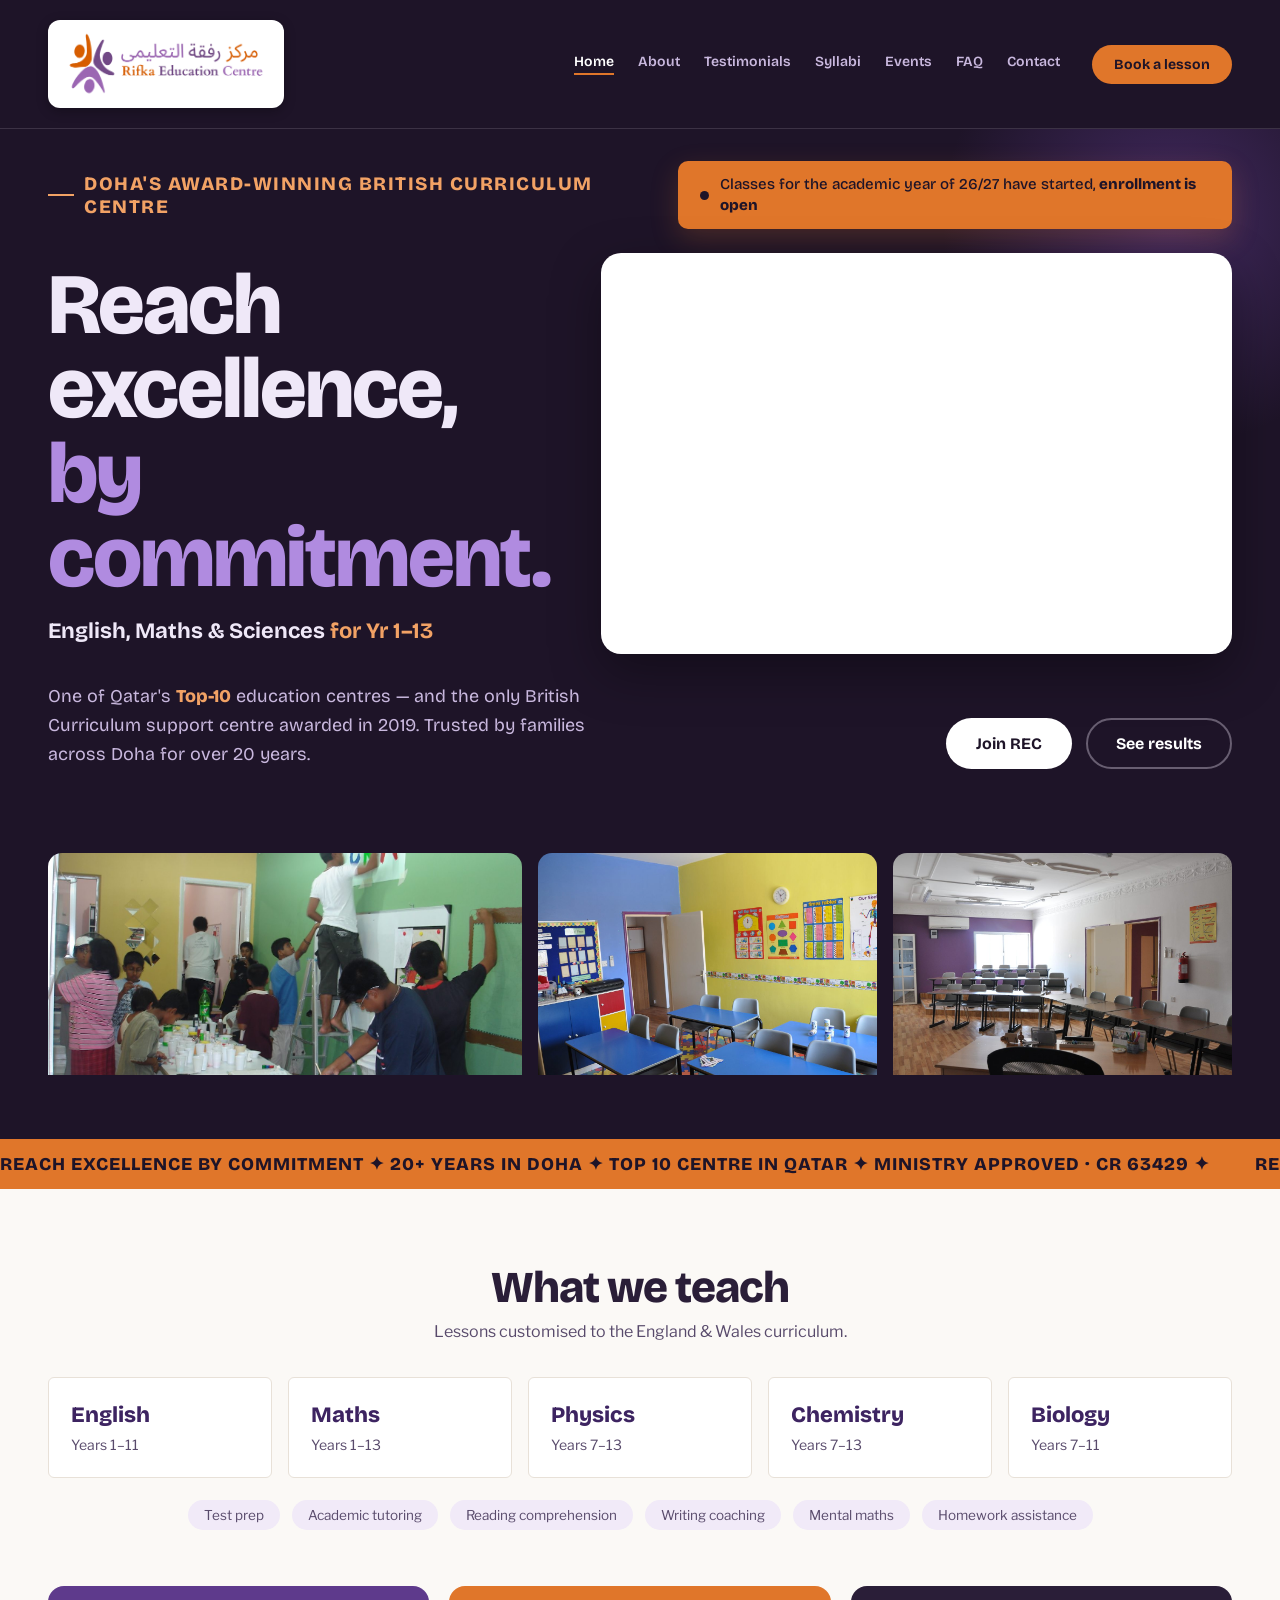
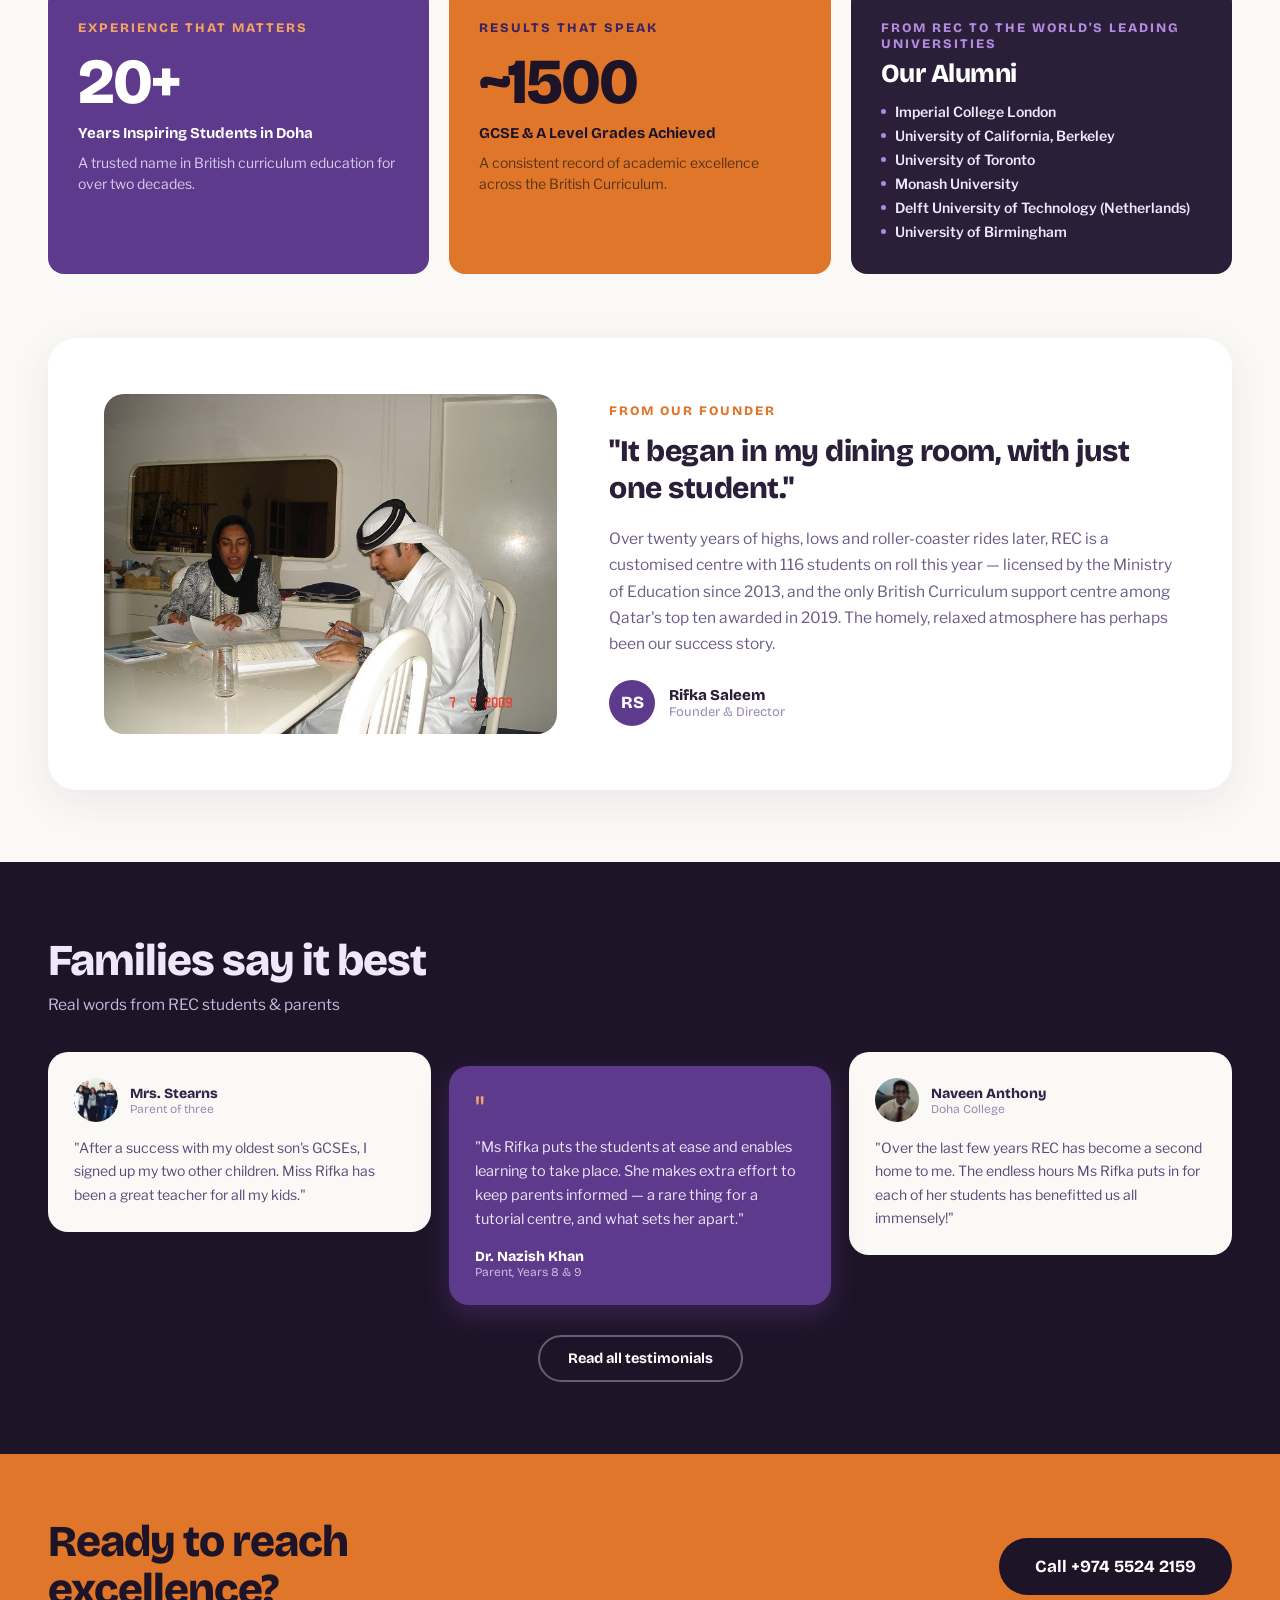
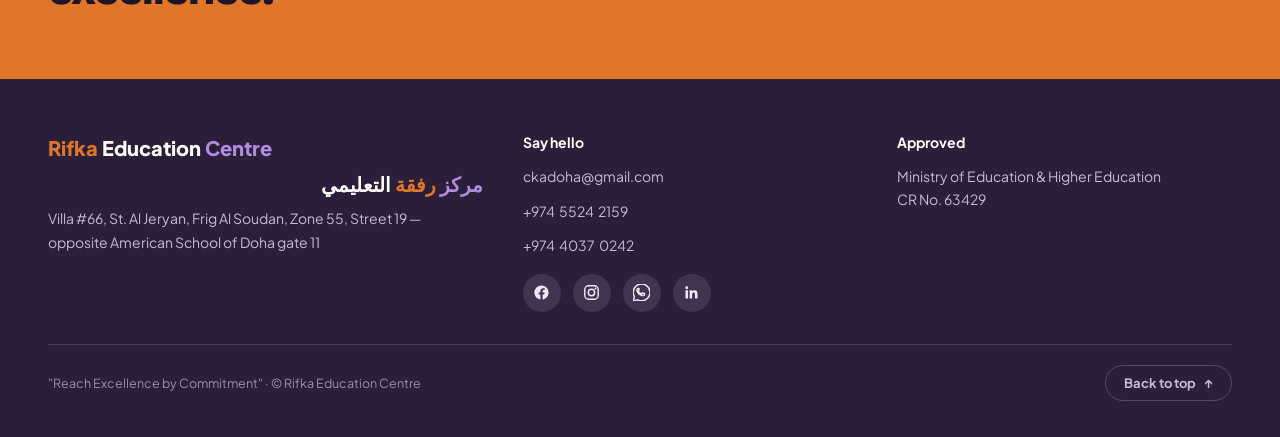
<file: index.html>
<!DOCTYPE html>
<html lang="en">
<head>
<meta charset="utf-8">
<meta name="viewport" content="width=device-width, initial-scale=1">
<title>Rifka Education Centre — Reach Excellence, By Commitment</title>
<meta name="description" content="Doha's award-winning British Curriculum centre. English, Maths &amp; Sciences for Yr 1–13. Ministry approved, 20+ years in Doha.">
<link rel="preconnect" href="https://fonts.googleapis.com">
<link href="https://fonts.googleapis.com/css2?family=Libre+Franklin:wght@400;500;600;700&family=Bricolage+Grotesque:opsz,wght@12..96,400;12..96,600;12..96,700;12..96,800&family=Plus+Jakarta+Sans:wght@400;500;600;700;800&display=swap" rel="stylesheet">
<link rel="stylesheet" href="assets/css/style.css?v=20261001">
<link rel="icon" href="assets/images/favicon.ico" sizes="any">
<link rel="icon" href="assets/images/favicon-32.png" type="image/png">
<link rel="apple-touch-icon" href="assets/images/apple-touch-icon.png">
</head>
<body style="background:#1E1428">

<div id="top" style="background:#1E1428;color:#EFE8F8;max-width:1440px;margin:0 auto">

  <!-- navbar -->
  <div class="rec-nav" style="display:flex;align-items:center;gap:32px;padding:20px 48px;border-bottom:1px solid rgba(239,232,248,.14)">
    <a class="rec-brand" href="index.html" style="display:flex;align-items:center;gap:12px;color:#EFE8F8">
      <div style="background:#fff;border-radius:12px;padding:8px 14px;display:grid;place-items:center;box-shadow:0 3px 12px rgba(0,0,0,.28)"><img src="assets/images/logo-full.png" alt="Rifka Education Centre logo" style="height:72px;width:auto;display:block"></div>
    </a>
    <input type="checkbox" id="rec-menu" class="rec-menu-btn" aria-label="Menu">
    <nav class="rec-nav-links" style="display:flex;gap:24px;margin-left:auto;font-size:14px;font-weight:600;color:#C9B8DE">
      <span style="color:#fff;border-bottom:2px solid #E0762A;padding-bottom:3px">Home</span>
      <a href="about.html" class="nav-link">About</a>
      <a href="testimonials.html" class="nav-link">Testimonials</a>
      <a href="syllabi.html" class="nav-link">Syllabi</a>
      <a href="events.html" class="nav-link">Events</a>
      <a href="faq.html" class="nav-link">FAQ</a>
      <a href="contact.html" class="nav-link">Contact</a>
    </nav>
    <a href="register.html" class="btn-book rec-nav-cta" style="color:#1E1428;font-weight:700;font-size:14px;padding:11px 22px;border-radius:100px;cursor:pointer">Book a lesson</a>
  </div>

  <!-- hero -->
  <div class="rec-section" style="padding:32px 48px 0;position:relative;overflow:hidden">
    <div class="rec-blob" style="position:absolute;right:-120px;top:-140px;width:460px;height:460px;border-radius:50%;background:radial-gradient(circle,rgba(94,58,140,.55),transparent 70%)"></div>
    <div class="rec-band" style="display:flex;align-items:center;justify-content:space-between;gap:28px;margin-bottom:24px;position:relative">
      <div style="display:inline-flex;align-items:center;gap:10px;font-size:19px;font-weight:800;letter-spacing:1.5px;color:#F2A265;text-transform:uppercase"><span style="width:26px;height:2px;background:#F2A265;flex:none"></span>Doha's award-winning British Curriculum centre</div>
      <div class="rec-announce" style="display:inline-flex;align-items:center;gap:11px;padding:13px 22px;border-radius:10px;font-size:15px;line-height:1.4;font-weight:500;color:#1E1428">
        <span class="rec-announce-dot" style="width:9px;height:9px;border-radius:50%;flex:none"></span>
        <span>Classes for the academic year of 26/27 have started, <strong style="font-weight:800">enrollment is open</strong></span>
      </div>
    </div>
    <div class="rec-band" style="display:flex;gap:48px;align-items:center;justify-content:space-between;position:relative">
      <div>
        <h1 class="rec-h1" style="font-size:86px;line-height:.98;font-weight:800;margin:0 0 18px;letter-spacing:-2px;max-width:13ch">Reach excellence, <span style="color:#B08BE0">by commitment.</span></h1>
        <div style="font-size:22px;font-weight:700;color:#EFE8F8">English, Maths &amp; Sciences <span style="color:#F2A265">for Yr 1–13</span></div>
      </div>
      <div style="flex:0 1 838px;min-width:0;width:100%;max-width:838px;background:#fff;border-radius:20px;padding:9px;box-shadow:0 18px 50px rgba(0,0,0,.35)">
        <div style="max-width:820px;border-radius:12px;overflow:hidden;aspect-ratio:507/317">
          <iframe src="https://drive.google.com/file/d/15C2UAMENbtsDtUu41wTdg_oY1vWQiAYW/preview" width="100%" height="100%" style="border:0;display:block" allow="autoplay" allowfullscreen title="REC promo video"></iframe>
        </div>
      </div>
    </div>
    <div class="rec-band" style="display:flex;gap:40px;align-items:flex-end;justify-content:space-between;padding:28px 0 56px;position:relative">
      <p style="font-size:18px;line-height:1.6;color:#C9B8DE;margin:0;max-width:46ch">One of Qatar's <span style="color:#F2A265;font-weight:800">Top-10</span> education centres — and the only British Curriculum support centre awarded in 2019. Trusted by families across Doha for over 20 years.</p>
      <div class="rec-btn-row" style="display:flex;gap:14px;flex:none">
        <a href="register.html" class="btn-assess" style="color:#1E1428;font-weight:700;font-size:16px;padding:16px 30px;border-radius:100px;cursor:pointer">Join REC</a>
        <a href="testimonials.html" class="btn-ghost" style="color:#fff;font-weight:700;font-size:16px;padding:14px 28px;border-radius:100px;cursor:pointer">See results</a>
      </div>
    </div>
    <div class="rec-grid-3 rec-hero-strip" style="display:grid;grid-template-columns:1.4fr 1fr 1fr;gap:16px;transform:translateY(28px)">
      <img src="assets/images/transform-2.jpg" alt="Students decorating their classroom" style="width:100%;height:250px;object-fit:cover;border-radius:14px;display:block">
      <img src="assets/images/transform-3.jpg" alt="A finished, vibrant REC classroom" style="width:100%;height:250px;object-fit:cover;border-radius:14px;display:block">
      <img src="assets/images/transform-1.jpg" alt="A REC classroom" style="width:100%;height:250px;object-fit:cover;border-radius:14px;display:block">
    </div>
  </div>

  <!-- marquee -->
  <div style="background:#E0762A;color:#1E1428;overflow:hidden;padding:14px 0;margin-top:64px">
    <div style="display:flex;gap:0;white-space:nowrap;animation:rec-marquee 22s linear infinite;width:max-content">
      <span style="font-weight:800;font-size:18px;letter-spacing:1px;padding-right:40px">REACH EXCELLENCE BY COMMITMENT ✦ 20+ YEARS IN DOHA ✦ TOP 10 CENTRE IN QATAR ✦ MINISTRY APPROVED · CR 63429 ✦&nbsp;</span>
      <span style="font-weight:800;font-size:18px;letter-spacing:1px;padding-right:40px">REACH EXCELLENCE BY COMMITMENT ✦ 20+ YEARS IN DOHA ✦ TOP 10 CENTRE IN QATAR ✦ MINISTRY APPROVED · CR 63429 ✦&nbsp;</span>
    </div>
  </div>

  <!-- subjects -->
  <div class="rec-section rec-pt" style="background:#FBF9F6;color:#2A1E38;padding:72px 48px 0;font-family:'Bricolage Grotesque',sans-serif">
    <h2 class="rec-h2" style="font-size:44px;font-weight:800;letter-spacing:-1px;margin:0 0 8px;text-align:center">What we teach</h2>
    <p style="font-size:16px;color:#584A6B;margin:0 auto 36px;max-width:60ch;font-family:'Libre Franklin',sans-serif;text-align:center">Lessons customised to the England &amp; Wales curriculum.</p>
    <div class="rec-grid-5 rec-grid-tight" style="display:grid;grid-template-columns:repeat(5,1fr);gap:16px">
      <div class="subject-card" style="background:#fff;border-radius:6px;padding:24px 22px"><div style="font-size:22px;font-weight:800;color:#3D2461;margin-bottom:8px">English</div><div style="font-size:14px;color:#584A6B;font-family:'Libre Franklin',sans-serif">Years 1–11</div></div>
      <div class="subject-card" style="background:#fff;border-radius:6px;padding:24px 22px"><div style="font-size:22px;font-weight:800;color:#3D2461;margin-bottom:8px">Maths</div><div style="font-size:14px;color:#584A6B;font-family:'Libre Franklin',sans-serif">Years 1–13</div></div>
      <div class="subject-card" style="background:#fff;border-radius:6px;padding:24px 22px"><div style="font-size:22px;font-weight:800;color:#3D2461;margin-bottom:8px">Physics</div><div style="font-size:14px;color:#584A6B;font-family:'Libre Franklin',sans-serif">Years 7–13</div></div>
      <div class="subject-card" style="background:#fff;border-radius:6px;padding:24px 22px"><div style="font-size:22px;font-weight:800;color:#3D2461;margin-bottom:8px">Chemistry</div><div style="font-size:14px;color:#584A6B;font-family:'Libre Franklin',sans-serif">Years 7–13</div></div>
      <div class="subject-card" style="background:#fff;border-radius:6px;padding:24px 22px"><div style="font-size:22px;font-weight:800;color:#3D2461;margin-bottom:8px">Biology</div><div style="font-size:14px;color:#584A6B;font-family:'Libre Franklin',sans-serif">Years 7–11</div></div>
    </div>
    <div style="display:flex;gap:12px;flex-wrap:wrap;justify-content:center;margin-top:22px;font-size:13.5px;color:#584A6B;font-family:'Libre Franklin',sans-serif">
      <span style="background:#F1EAF8;border-radius:100px;padding:7px 16px">Test prep</span>
      <span style="background:#F1EAF8;border-radius:100px;padding:7px 16px">Academic tutoring</span>
      <span style="background:#F1EAF8;border-radius:100px;padding:7px 16px">Reading comprehension</span>
      <span style="background:#F1EAF8;border-radius:100px;padding:7px 16px">Writing coaching</span>
      <span style="background:#F1EAF8;border-radius:100px;padding:7px 16px">Mental maths</span>
      <span style="background:#F1EAF8;border-radius:100px;padding:7px 16px">Homework assistance</span>
    </div>

    <!-- stat boxes -->
    <div class="rec-grid-3" style="display:grid;grid-template-columns:repeat(3,1fr);gap:20px;margin-top:56px">
      <div style="background:#5E3A8C;color:#fff;border-radius:16px;padding:34px 30px"><div style="font-size:13px;font-weight:800;letter-spacing:2px;color:#F2A265;text-transform:uppercase;margin-bottom:14px">Experience That Matters</div><div style="font-size:64px;font-weight:800;letter-spacing:-2px;line-height:1">20+</div><div style="font-size:15px;margin-top:10px;color:#fff;font-weight:700">Years Inspiring Students in Doha</div><div style="font-size:14px;margin-top:10px;color:#D9CBEC;font-family:'Libre Franklin',sans-serif;line-height:1.55">A trusted name in British curriculum education for over two decades.</div></div>
      <div style="background:#E0762A;color:#1E1428;border-radius:16px;padding:34px 30px"><div style="font-size:13px;font-weight:800;letter-spacing:2px;color:#3D2461;text-transform:uppercase;margin-bottom:14px">Results That Speak</div><div style="font-size:64px;font-weight:800;letter-spacing:-2px;line-height:1">~1500</div><div style="font-size:15px;margin-top:10px;font-weight:700">GCSE &amp; A Level Grades Achieved</div><div style="font-size:14px;margin-top:10px;color:#5A3418;font-family:'Libre Franklin',sans-serif;line-height:1.55">A consistent record of academic excellence across the British Curriculum.</div></div>
      <div style="background:#2A1E38;color:#C9B8DE;border-radius:16px;padding:34px 30px"><div style="font-size:13px;font-weight:800;letter-spacing:2px;color:#B08BE0;text-transform:uppercase;margin-bottom:8px;line-height:1.3">From REC to the World's Leading Universities</div><div style="font-size:26px;font-weight:800;letter-spacing:-.5px;line-height:1;color:#fff;margin-bottom:16px">Our Alumni</div><div style="display:flex;flex-direction:column;gap:7px;font-size:14px;font-weight:600;color:#EFE8F8;font-family:'Libre Franklin',sans-serif"><div style="display:flex;align-items:center;gap:9px"><span style="width:5px;height:5px;border-radius:50%;background:#B08BE0;flex:none"></span>Imperial College London</div><div style="display:flex;align-items:center;gap:9px"><span style="width:5px;height:5px;border-radius:50%;background:#B08BE0;flex:none"></span>University of California, Berkeley</div><div style="display:flex;align-items:center;gap:9px"><span style="width:5px;height:5px;border-radius:50%;background:#B08BE0;flex:none"></span>University of Toronto</div><div style="display:flex;align-items:center;gap:9px"><span style="width:5px;height:5px;border-radius:50%;background:#B08BE0;flex:none"></span>Monash University</div><div style="display:flex;align-items:center;gap:9px"><span style="width:5px;height:5px;border-radius:50%;background:#B08BE0;flex:none"></span>Delft University of Technology (Netherlands)</div><div style="display:flex;align-items:center;gap:9px"><span style="width:5px;height:5px;border-radius:50%;background:#B08BE0;flex:none"></span>University of Birmingham</div></div></div>
    </div>

    <!-- founder -->
    <div style="margin-top:64px;padding-bottom:72px">
      <div class="rec-grid-2" style="background:#fff;border-radius:28px;box-shadow:0 12px 40px rgba(51,37,74,.08);padding:56px;display:grid;grid-template-columns:1fr 1.25fr;gap:52px;align-items:center">
        <div style="position:relative">
          <img src="assets/images/hamoodi-founder.jpg" alt="Founder with students at REC" style="width:100%;height:340px;object-fit:cover;border-radius:20px;display:block">
        </div>
        <div>
          <div style="font-size:13px;font-weight:800;letter-spacing:2px;color:#E0762A;text-transform:uppercase;margin-bottom:14px">From our founder</div>
          <h2 class="rec-h2" style="font-size:30px;font-weight:800;letter-spacing:-.5px;line-height:1.25;margin:0 0 18px">"It began in my dining room, with just one student."</h2>
          <p style="font-size:15.5px;line-height:1.7;color:#6B5A88;margin:0 0 22px;font-family:'Libre Franklin',sans-serif">Over twenty years of highs, lows and roller-coaster rides later, REC is a customised centre with 116 students on roll this year — licensed by the Ministry of Education since 2013, and the only British Curriculum support centre among Qatar's top ten awarded in 2019. The homely, relaxed atmosphere has perhaps been our success story.</p>
          <div style="display:flex;align-items:center;gap:14px">
            <div style="width:46px;height:46px;border-radius:50%;background:#5E3A8C;color:#fff;display:grid;place-items:center;font-weight:800;font-size:17px">RS</div>
            <div><div style="font-weight:800;font-size:15px">Rifka Saleem</div><div style="font-size:13px;color:#9B8BB5">Founder &amp; Director</div></div>
          </div>
        </div>
      </div>
    </div>
  </div>

  <!-- testimonials -->
  <div class="rec-section rec-pt rec-pb" style="background:#1E1428;padding:72px 48px">
    <h2 class="rec-h2" style="font-size:44px;font-weight:800;letter-spacing:-1px;margin:0 0 8px">Families say it best</h2>
    <p style="color:#C9B8DE;font-size:15.5px;margin:0 0 38px;font-family:'Libre Franklin',sans-serif">Real words from REC students &amp; parents</p>
    <div class="rec-grid-3" style="display:grid;grid-template-columns:repeat(3,1fr);gap:18px;align-items:start">
      <div style="background:#FBF9F6;color:#33254A;border-radius:20px;padding:26px">
        <div style="display:flex;align-items:center;gap:12px;margin-bottom:14px"><img src="assets/images/testimonial-stearns.jpg" alt="Mrs. Stearns and her family" style="width:44px;height:44px;border-radius:50%;object-fit:cover"><div><div style="font-weight:800;font-size:14px">Mrs. Stearns</div><div style="font-size:12px;color:#9B8BB5">Parent of three</div></div></div>
        <p style="font-size:14px;line-height:1.65;color:#5A4879;margin:0;font-family:'Libre Franklin',sans-serif">"After a success with my oldest son's GCSEs, I signed up my two other children. Miss Rifka has been a great teacher for all my kids."</p>
      </div>
      <div style="background:#5E3A8C;color:#EFE6F7;border-radius:20px;padding:26px;box-shadow:0 10px 26px rgba(94,58,140,.4);transform:translateY(14px)">
        <div style="font-size:34px;line-height:1;margin-bottom:10px;color:#F2A265">"</div>
        <p style="font-size:14.5px;line-height:1.65;margin:0 0 16px;font-family:'Libre Franklin',sans-serif">"Ms Rifka puts the students at ease and enables learning to take place. She makes extra effort to keep parents informed — a rare thing for a tutorial centre, and what sets her apart."</p>
        <div style="font-weight:800;font-size:14px;color:#fff">Dr. Nazish Khan</div><div style="font-size:12px;color:#C9B8DE">Parent, Years 8 &amp; 9</div>
      </div>
      <div style="background:#FBF9F6;color:#33254A;border-radius:20px;padding:26px">
        <div style="display:flex;align-items:center;gap:12px;margin-bottom:14px"><img src="assets/images/testimonial-naveen.png" alt="Naveen Anthony" style="width:44px;height:44px;border-radius:50%;object-fit:cover"><div><div style="font-weight:800;font-size:14px">Naveen Anthony</div><div style="font-size:12px;color:#9B8BB5">Doha College</div></div></div>
        <p style="font-size:14px;line-height:1.65;color:#5A4879;margin:0;font-family:'Libre Franklin',sans-serif">"Over the last few years REC has become a second home to me. The endless hours Ms Rifka puts in for each of her students has benefitted us all immensely!"</p>
      </div>
    </div>
    <div style="text-align:center;margin-top:44px"><a href="testimonials.html" class="btn-ghost" style="color:#fff;font-weight:700;font-size:14.5px;padding:13px 28px;border-radius:100px;cursor:pointer;display:inline-block">Read all testimonials</a></div>
  </div>

  <!-- CTA -->
  <div class="rec-section rec-pt rec-pb rec-band" style="background:#E0762A;color:#1E1428;padding:64px 48px;display:flex;justify-content:space-between;align-items:center;gap:40px;flex-wrap:wrap">
    <div style="font-size:44px;font-weight:800;letter-spacing:-1px;max-width:16ch;line-height:1.1">Ready to reach excellence?</div>
    <a href="tel:+97455242159" class="btn-cta-call" style="color:#fff;font-weight:700;font-size:17px;padding:18px 36px;border-radius:100px;cursor:pointer;flex:none;display:inline-block">Call +974 5524 2159</a>
  </div>

  <!-- footer -->
  <div class="rec-section" style="background:#2A1E38;color:#C9B8DE;padding:52px 48px 36px;font-family:'Plus Jakarta Sans',sans-serif">
    <div class="rec-grid-3" style="display:grid;grid-template-columns:1.3fr 1fr 1fr;gap:40px;font-size:14px;line-height:1.7;margin-bottom:32px">
      <div><div style="font-weight:800;font-size:20px;margin-bottom:2px"><span style="color:#E0762A">Rifka</span> <span style="color:#fff">Education</span> <span style="color:#B08BE0">Centre</span></div><div style="font-size:20px;font-weight:800;margin-bottom:6px" dir="rtl" lang="ar"><span style="color:#B08BE0">مركز</span> <span style="color:#E0762A">رفقة</span> <span style="color:#fff">التعليمي</span></div>Villa #66, St. Al Jeryan, Frig Al Soudan, Zone 55, Street 19 — opposite American School of Doha gate 11<span style="position:absolute;width:1px;height:1px;padding:0;margin:-1px;overflow:hidden;clip:rect(0,0,0,0);white-space:nowrap;border:0">Also known as Rifqa Education Centre.</span></div>
      <div><div style="color:#fff;font-weight:700;margin-bottom:10px">Say hello</div><div style="margin-bottom:12px">ckadoha@gmail.com</div><div style="display:flex;flex-direction:column;gap:10px"><span>+974&nbsp;&nbsp;5524&nbsp;&nbsp;2159</span><span>+974&nbsp;&nbsp;4037&nbsp;&nbsp;0242</span></div>
        <div style="display:flex;gap:12px;margin-top:16px">
          <a href="https://www.facebook.com/profile.php?id=100064027362673" target="_blank" rel="noopener" aria-label="Facebook" class="social-icon" style="width:38px;height:38px;border-radius:50%;display:grid;place-items:center"><svg width="17" height="17" viewBox="0 0 24 24" fill="#EFE8F8"><path d="M22 12.06C22 6.5 17.52 2 12 2S2 6.5 2 12.06C2 17.08 5.66 21.24 10.44 22v-7.03H7.9v-2.9h2.54V9.85c0-2.52 1.5-3.9 3.77-3.9 1.09 0 2.23.19 2.23.19v2.47h-1.26c-1.24 0-1.62.77-1.62 1.56v1.88h2.76l-.44 2.9h-2.32V22C18.34 21.24 22 17.08 22 12.06z"/></svg></a>
          <a href="https://instagram.com/RECDoha" target="_blank" rel="noopener" aria-label="Instagram" class="social-icon" style="width:38px;height:38px;border-radius:50%;display:grid;place-items:center"><svg width="17" height="17" viewBox="0 0 24 24" fill="none" stroke="#EFE8F8" stroke-width="2"><rect x="2.5" y="2.5" width="19" height="19" rx="5.5"/><circle cx="12" cy="12" r="4.5"/><circle cx="17.7" cy="6.3" r="1.3" fill="#EFE8F8" stroke="none"/></svg></a>
          <a href="https://wa.me/97455242159" target="_blank" rel="noopener" aria-label="WhatsApp" class="social-icon" style="width:38px;height:38px;border-radius:50%;display:grid;place-items:center"><svg width="17" height="17" viewBox="0 0 24 24" fill="none" stroke="#EFE8F8" stroke-width="2"><path d="M20.5 3.5A11.8 11.8 0 0 0 12.1 0C5.6 0 .3 5.3.3 11.8c0 2.1.6 4.2 1.7 6L.2 24l6.4-1.7a11.8 11.8 0 0 0 5.5 1.4h.1c6.5 0 11.8-5.3 11.8-11.8 0-3.2-1.2-6.2-3.5-8.4Z"/><path d="M8.7 6.8c-.3-.6-.6-.6-.9-.6h-.7c-.2 0-.5.1-.7.4-.2.2-.9.9-.9 2.2s.9 2.6 1 2.8c.1.2 1.8 3 4.6 4.1 2.3.9 2.8.7 3.3.7.5-.1 1.6-.7 1.8-1.3.2-.6.2-1.2.2-1.3-.1-.1-.3-.2-.7-.4s-1.6-.8-1.9-.9c-.3-.1-.5-.1-.7.2-.2.3-.7.9-.8 1.1-.2.2-.3.2-.7.1-.4-.2-1.3-.5-2.4-1.5-.9-.8-1.5-1.8-1.7-2.1-.2-.3 0-.5.1-.7l.5-.6c.2-.2.2-.4.3-.6.1-.2 0-.4-.1-.6Z"/></svg></a>
          <a href="https://www.linkedin.com/in/RECDoha" target="_blank" rel="noopener" aria-label="LinkedIn" class="social-icon" style="width:38px;height:38px;border-radius:50%;display:grid;place-items:center"><svg width="17" height="17" viewBox="0 0 24 24" fill="#EFE8F8"><path d="M20.45 20.45h-3.56v-5.57c0-1.33-.03-3.04-1.85-3.04-1.85 0-2.14 1.45-2.14 2.94v5.67H9.34V8.99h3.42v1.56h.05c.48-.9 1.64-1.85 3.38-1.85 3.61 0 4.28 2.38 4.28 5.48v6.27ZM5.32 7.43a2.07 2.07 0 1 1 0-4.14 2.07 2.07 0 0 1 0 4.14ZM3.54 20.45H7.1V8.99H3.54v11.46Z"/></svg></a>
        </div>
      </div>
      <div><div style="color:#fff;font-weight:700;margin-bottom:10px">Approved</div>Ministry of Education &amp; Higher Education<br>CR No. 63429</div>
    </div>
    <div style="border-top:1px solid rgba(201,184,222,.2);padding-top:20px;display:flex;align-items:center;justify-content:space-between;gap:16px;flex-wrap:wrap"><div style="font-size:12.5px;color:#9B8BB5">"Reach Excellence by Commitment" · © Rifka Education Centre</div><a href="#top" class="rec-to-top">Back to top <span aria-hidden="true">↑</span></a></div>
  </div>

</div>

</body>
</html>
</file>
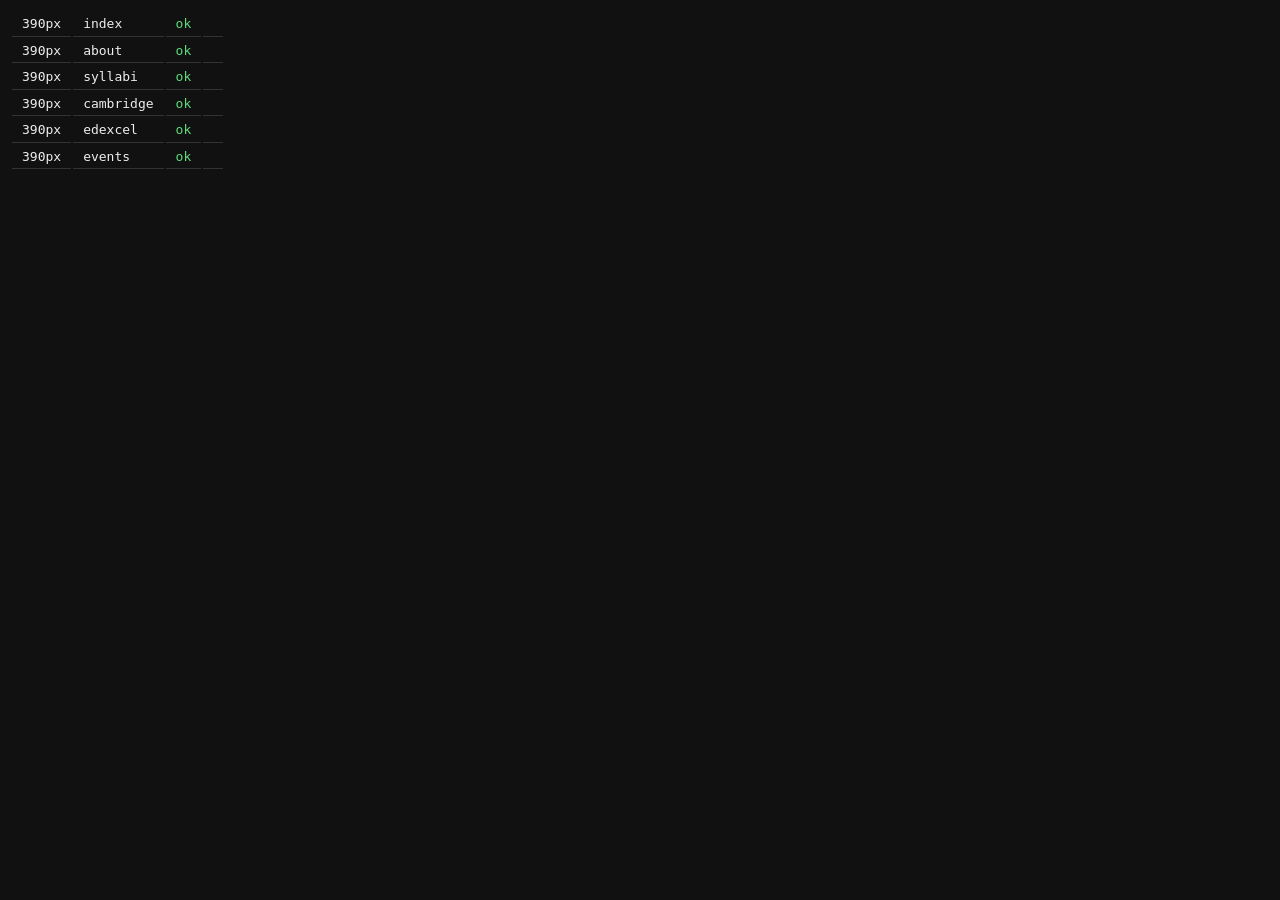
<file: _mobiletest.html>
<!doctype html>
<html><head><meta charset="utf-8"><title>overflow probe</title>
<style>body{font:13px/1.5 monospace;background:#111;color:#eee;margin:0;padding:10px}
iframe{border:0;position:absolute;left:-9999px;top:0}
td{padding:2px 10px;border-bottom:1px solid #333}.bad{color:#ff6b6b;font-weight:700}.ok{color:#5ddb7a}</style>
</head><body>
<table id="out"></table>
<script>
const pages = ["index","about","syllabi","cambridge","edexcel","events","testimonials","faq","contact","register"];
const widths = [390, 360, 768];
const out = document.getElementById("out");

function probe(page, w) {
  return new Promise(res => {
    const f = document.createElement("iframe");
    f.width = w; f.height = 900; f.src = page + ".html";
    f.onload = () => {
      const d = f.contentDocument;
      const sw = d.documentElement.scrollWidth;
      const cw = d.documentElement.clientWidth;
      // widest offending element, if any
      let worst = null, worstR = 0;
      if (sw > cw + 1) {
        d.querySelectorAll("*").forEach(el => {
          const r = el.getBoundingClientRect();
          if (r.right > cw + 1 && r.right > worstR && r.width > 0) {
            worstR = r.right;
            worst = el.tagName.toLowerCase() +
              (el.className && typeof el.className === "string" ? "." + el.className.trim().split(/\s+/).join(".") : "");
          }
        });
      }
      res({page, w, sw, cw, worst, worstR: Math.round(worstR)});
      f.remove();
    };
    document.body.appendChild(f);
  });
}

(async () => {
  for (const w of widths) {
    for (const p of pages) {
      const r = await probe(p, w);
      const over = r.sw - r.cw;
      const tr = document.createElement("tr");
      tr.innerHTML = "<td>" + r.w + "px</td><td>" + r.page + "</td>" +
        "<td class='" + (over > 1 ? "bad" : "ok") + "'>" +
        (over > 1 ? "OVERFLOW +" + over + "px" : "ok") + "</td>" +
        "<td>" + (r.worst ? r.worst + " → right:" + r.worstR : "") + "</td>";
      out.appendChild(tr);
    }
  }
  document.title = "done";
})();
</script>
</body></html>
</file>
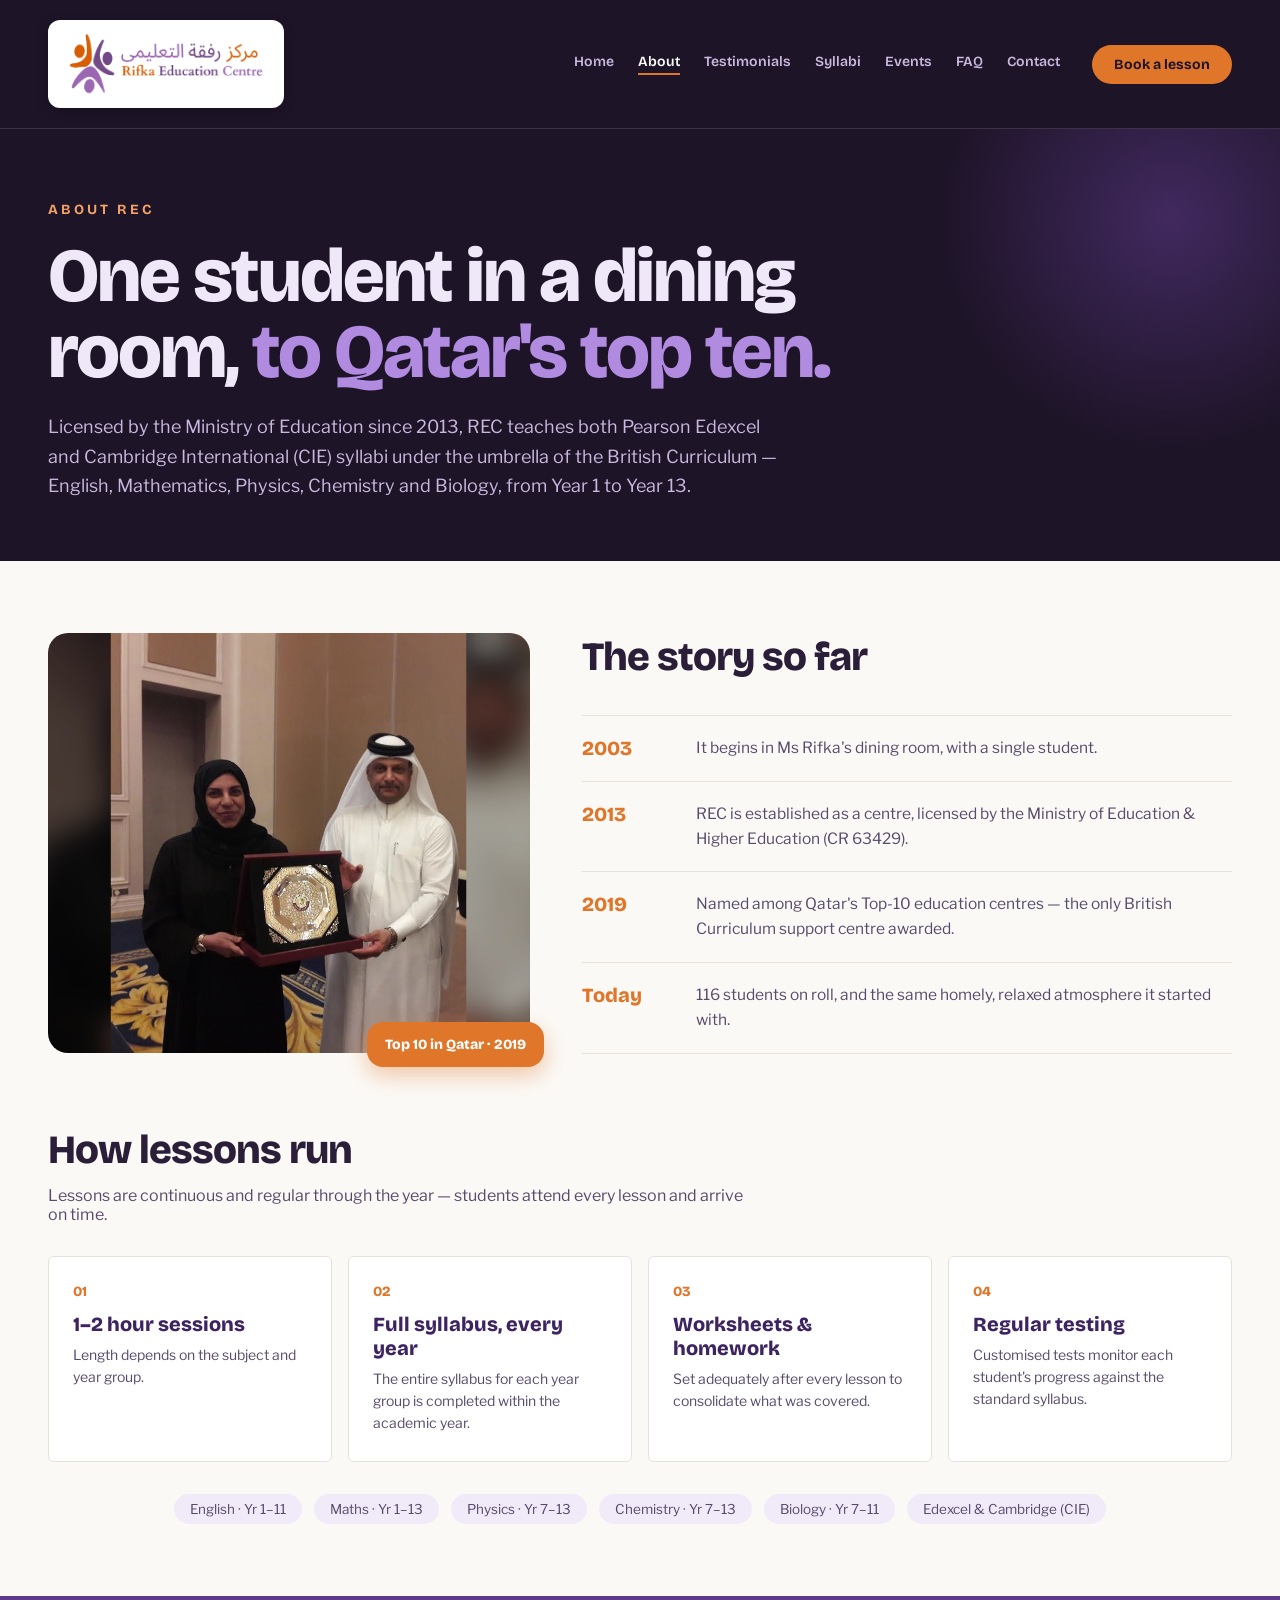
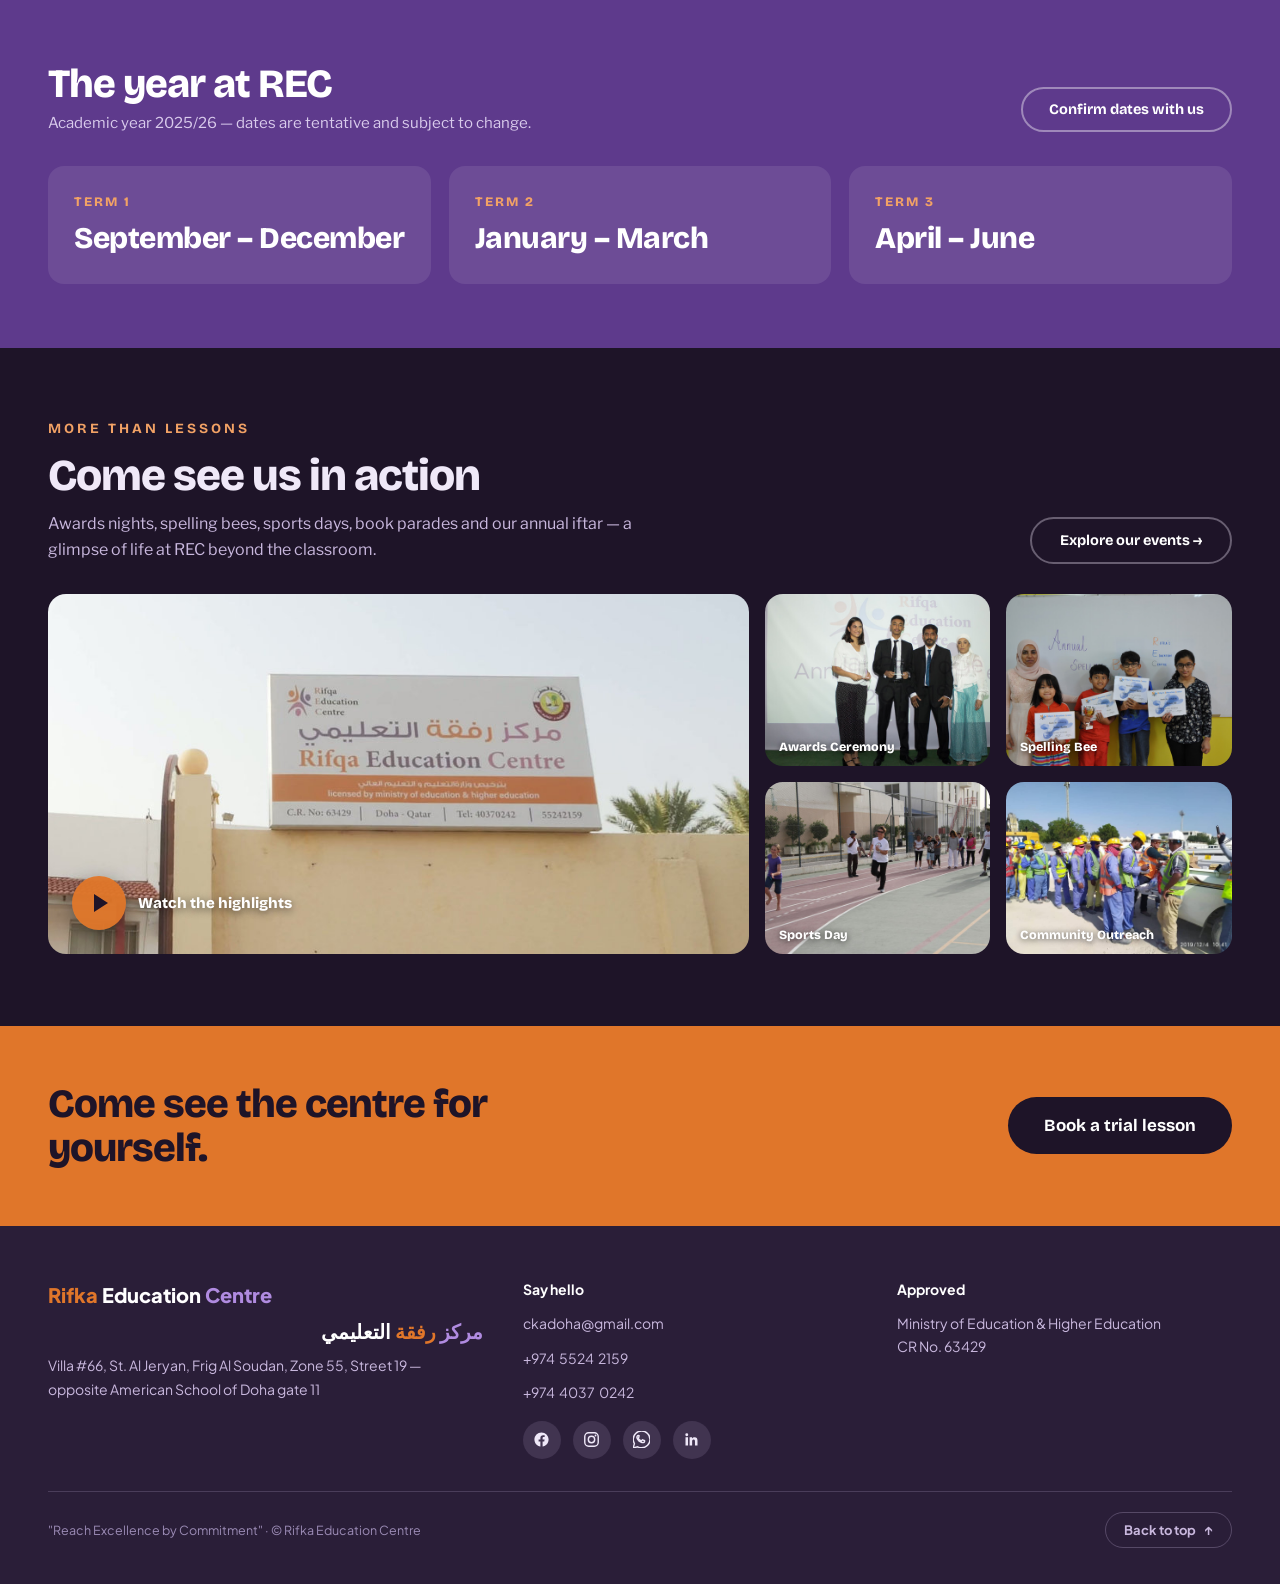
<file: about.html>
<!DOCTYPE html>
<html lang="en">
<head>
<meta charset="utf-8">
<meta name="viewport" content="width=device-width, initial-scale=1">
<title>About — Rifka Education Centre</title>
<meta name="description" content="From one student in a dining room to one of Qatar's top-10 education centres. Licensed by the Ministry of Education since 2013.">
<link rel="preconnect" href="https://fonts.googleapis.com">
<link href="https://fonts.googleapis.com/css2?family=Libre+Franklin:wght@400;500;600;700&family=Bricolage+Grotesque:opsz,wght@12..96,400;12..96,600;12..96,700;12..96,800&family=Plus+Jakarta+Sans:wght@400;500;600;700;800&display=swap" rel="stylesheet">
<link rel="stylesheet" href="assets/css/style.css?v=20261001">
<link rel="icon" href="assets/images/favicon.ico" sizes="any">
<link rel="icon" href="assets/images/favicon-32.png" type="image/png">
<link rel="apple-touch-icon" href="assets/images/apple-touch-icon.png">
<style>
.about-card { border: 1px solid #E8E1D8; }
.about-card:hover { border-color: #5E3A8C; box-shadow: 0 8px 24px rgba(94,58,140,.10); }
.btn-confirm-dates { border: 2px solid rgba(255,255,255,.4); }
.btn-confirm-dates:hover { border-color: #fff; }
.btn-explore-events { border: 2px solid rgba(239,232,248,.35); }
.btn-explore-events:hover { border-color: #fff; }
.btn-trial { background: #1E1428; }
.btn-trial:hover { background: #2A1E38; }
</style>
</head>
<body style="background:#1E1428">

<div id="top" style="background:#1E1428;color:#EFE8F8;max-width:1440px;margin:0 auto">

  <!-- navbar -->
  <div class="rec-nav" style="display:flex;align-items:center;gap:32px;padding:20px 48px;border-bottom:1px solid rgba(239,232,248,.14)">
    <a class="rec-brand" href="index.html" style="display:flex;align-items:center;gap:12px;color:#EFE8F8">
      <div style="background:#fff;border-radius:12px;padding:8px 14px;display:grid;place-items:center;box-shadow:0 3px 12px rgba(0,0,0,.28)"><img src="assets/images/logo-full.png" alt="Rifka Education Centre logo" style="height:72px;width:auto;display:block"></div>
    </a>
    <input type="checkbox" id="rec-menu" class="rec-menu-btn" aria-label="Menu">
    <nav class="rec-nav-links" style="display:flex;gap:24px;margin-left:auto;font-size:14px;font-weight:600;color:#C9B8DE">
      <a href="index.html" class="nav-link">Home</a>
      <span style="color:#fff;border-bottom:2px solid #E0762A;padding-bottom:3px">About</span>
      <a href="testimonials.html" class="nav-link">Testimonials</a>
      <a href="syllabi.html" class="nav-link">Syllabi</a>
      <a href="events.html" class="nav-link">Events</a>
      <a href="faq.html" class="nav-link">FAQ</a>
      <a href="contact.html" class="nav-link">Contact</a>
    </nav>
    <a href="register.html" class="btn-book rec-nav-cta" style="color:#1E1428;font-weight:700;font-size:14px;padding:11px 22px;border-radius:100px;cursor:pointer">Book a lesson</a>
  </div>

  <!-- hero -->
  <div class="rec-section rec-pt rec-pb" style="padding:72px 48px 60px;position:relative;overflow:hidden">
    <div class="rec-blob" style="position:absolute;right:-120px;top:-140px;width:460px;height:460px;border-radius:50%;background:radial-gradient(circle,rgba(94,58,140,.55),transparent 70%)"></div>
    <div style="font-size:14px;font-weight:700;letter-spacing:3px;color:#F2A265;text-transform:uppercase;margin-bottom:20px;position:relative">About REC</div>
    <h1 class="rec-h1" style="font-size:76px;line-height:1;font-weight:800;margin:0 0 22px;letter-spacing:-2px;max-width:18ch;position:relative">One student in a dining room, <span style="color:#B08BE0">to Qatar's top ten.</span></h1>
    <p style="font-size:18px;line-height:1.65;color:#C9B8DE;margin:0;max-width:62ch;position:relative;font-family:'Libre Franklin',sans-serif">Licensed by the Ministry of Education since 2013, REC teaches both Pearson Edexcel and Cambridge International (CIE) syllabi under the umbrella of the British Curriculum — English, Mathematics, Physics, Chemistry and Biology, from Year 1 to Year 13.</p>
  </div>

  <!-- milestones -->
  <div class="rec-section rec-pt rec-pb" style="background:#FBF9F6;color:#2A1E38;padding:72px 48px">
    <div class="rec-grid-2" style="display:grid;grid-template-columns:1fr 1.35fr;gap:52px;align-items:center">
      <div style="position:relative">
        <img src="assets/images/founder-d1.jpg" alt="Ms Rifka receiving the Ministry of Education award" style="width:100%;height:420px;object-fit:cover;border-radius:20px;display:block">
        <div style="position:absolute;right:-14px;bottom:-14px;background:#E0762A;color:#fff;border-radius:16px;padding:14px 18px;font-weight:800;font-size:14px;box-shadow:0 8px 22px rgba(224,118,42,.4)">Top 10 in Qatar · 2019</div>
      </div>
      <div>
        <h2 class="rec-h2" style="font-size:40px;font-weight:800;letter-spacing:-1px;margin:0 0 34px">The story so far</h2>
        <div style="display:flex;flex-direction:column">
          <div style="display:flex;gap:24px;padding:20px 0;border-top:1px solid #E8E1D8"><div style="font-weight:800;font-size:20px;color:#E0762A;width:90px;flex:none">2003</div><div style="font-family:'Libre Franklin',sans-serif;font-size:15.5px;line-height:1.6;color:#584A6B">It begins in Ms Rifka's dining room, with a single student.</div></div>
          <div style="display:flex;gap:24px;padding:20px 0;border-top:1px solid #E8E1D8"><div style="font-weight:800;font-size:20px;color:#E0762A;width:90px;flex:none">2013</div><div style="font-family:'Libre Franklin',sans-serif;font-size:15.5px;line-height:1.6;color:#584A6B">REC is established as a centre, licensed by the Ministry of Education &amp; Higher Education (CR 63429).</div></div>
          <div style="display:flex;gap:24px;padding:20px 0;border-top:1px solid #E8E1D8"><div style="font-weight:800;font-size:20px;color:#E0762A;width:90px;flex:none">2019</div><div style="font-family:'Libre Franklin',sans-serif;font-size:15.5px;line-height:1.6;color:#584A6B">Named among Qatar's Top-10 education centres — the only British Curriculum support centre awarded.</div></div>
          <div style="display:flex;gap:24px;padding:20px 0;border-top:1px solid #E8E1D8;border-bottom:1px solid #E8E1D8"><div style="font-weight:800;font-size:20px;color:#E0762A;width:90px;flex:none">Today</div><div style="font-family:'Libre Franklin',sans-serif;font-size:15.5px;line-height:1.6;color:#584A6B">116 students on roll, and the same homely, relaxed atmosphere it started with.</div></div>
        </div>
      </div>
    </div>

    <!-- how lessons run -->
    <h2 class="rec-h2" style="font-size:40px;font-weight:800;letter-spacing:-1px;margin:72px 0 12px">How lessons run</h2>
    <p style="font-family:'Libre Franklin',sans-serif;font-size:16px;color:#584A6B;margin:0 0 32px;max-width:64ch">Lessons are continuous and regular through the year — students attend every lesson and arrive on time.</p>
    <div class="rec-grid-4" style="display:grid;grid-template-columns:repeat(4,1fr);gap:16px">
      <div class="about-card" style="background:#fff;border-radius:6px;padding:26px 24px"><div style="font-weight:800;font-size:14px;color:#E0762A;margin-bottom:12px">01</div><div style="font-size:20px;font-weight:800;color:#3D2461;margin-bottom:8px">1–2 hour sessions</div><div style="font-size:14px;color:#584A6B;font-family:'Libre Franklin',sans-serif;line-height:1.6">Length depends on the subject and year group.</div></div>
      <div class="about-card" style="background:#fff;border-radius:6px;padding:26px 24px"><div style="font-weight:800;font-size:14px;color:#E0762A;margin-bottom:12px">02</div><div style="font-size:20px;font-weight:800;color:#3D2461;margin-bottom:8px">Full syllabus, every year</div><div style="font-size:14px;color:#584A6B;font-family:'Libre Franklin',sans-serif;line-height:1.6">The entire syllabus for each year group is completed within the academic year.</div></div>
      <div class="about-card" style="background:#fff;border-radius:6px;padding:26px 24px"><div style="font-weight:800;font-size:14px;color:#E0762A;margin-bottom:12px">03</div><div style="font-size:20px;font-weight:800;color:#3D2461;margin-bottom:8px">Worksheets &amp; homework</div><div style="font-size:14px;color:#584A6B;font-family:'Libre Franklin',sans-serif;line-height:1.6">Set adequately after every lesson to consolidate what was covered.</div></div>
      <div class="about-card" style="background:#fff;border-radius:6px;padding:26px 24px"><div style="font-weight:800;font-size:14px;color:#E0762A;margin-bottom:12px">04</div><div style="font-size:20px;font-weight:800;color:#3D2461;margin-bottom:8px">Regular testing</div><div style="font-size:14px;color:#584A6B;font-family:'Libre Franklin',sans-serif;line-height:1.6">Customised tests monitor each student's progress against the standard syllabus.</div></div>
    </div>

    <!-- subjects -->
    <div style="display:flex;gap:12px;flex-wrap:wrap;justify-content:center;margin-top:32px;font-size:13.5px;color:#584A6B;font-family:'Libre Franklin',sans-serif">
      <span style="background:#F1EAF8;border-radius:100px;padding:7px 16px">English · Yr 1–11</span>
      <span style="background:#F1EAF8;border-radius:100px;padding:7px 16px">Maths · Yr 1–13</span>
      <span style="background:#F1EAF8;border-radius:100px;padding:7px 16px">Physics · Yr 7–13</span>
      <span style="background:#F1EAF8;border-radius:100px;padding:7px 16px">Chemistry · Yr 7–13</span>
      <span style="background:#F1EAF8;border-radius:100px;padding:7px 16px">Biology · Yr 7–11</span>
      <span style="background:#F1EAF8;border-radius:100px;padding:7px 16px">Edexcel &amp; Cambridge (CIE)</span>
    </div>
  </div>

  <!-- term dates -->
  <div class="rec-section rec-pt rec-pb" style="background:#5E3A8C;color:#fff;padding:64px 48px">
    <div class="rec-band" style="display:flex;align-items:flex-end;justify-content:space-between;gap:32px;margin-bottom:34px;flex-wrap:wrap">
      <div><h2 class="rec-h2" style="font-size:40px;font-weight:800;letter-spacing:-1px;margin:0 0 6px">The year at REC</h2><div style="font-family:'Libre Franklin',sans-serif;font-size:15px;color:#D9CBEC">Academic year 2025/26 — dates are tentative and subject to change.</div></div>
      <a href="contact.html" class="btn-confirm-dates" style="color:#fff;font-weight:700;font-size:14.5px;padding:12px 26px;border-radius:100px;flex:none">Confirm dates with us</a>
    </div>
    <div class="rec-grid-3" style="display:grid;grid-template-columns:repeat(3,1fr);gap:18px">
      <div style="background:rgba(255,255,255,.09);border-radius:16px;padding:28px 26px"><div style="font-size:13px;font-weight:800;letter-spacing:2px;color:#F2A265;text-transform:uppercase;margin-bottom:10px">Term 1</div><div style="font-size:30px;font-weight:800;letter-spacing:-.5px">September – December</div></div>
      <div style="background:rgba(255,255,255,.09);border-radius:16px;padding:28px 26px"><div style="font-size:13px;font-weight:800;letter-spacing:2px;color:#F2A265;text-transform:uppercase;margin-bottom:10px">Term 2</div><div style="font-size:30px;font-weight:800;letter-spacing:-.5px">January – March</div></div>
      <div style="background:rgba(255,255,255,.09);border-radius:16px;padding:28px 26px"><div style="font-size:13px;font-weight:800;letter-spacing:2px;color:#F2A265;text-transform:uppercase;margin-bottom:10px">Term 3</div><div style="font-size:30px;font-weight:800;letter-spacing:-.5px">April – June</div></div>
    </div>
  </div>

  <!-- events showcase reel -->
  <div class="rec-section rec-pt rec-pb" style="background:#1E1428;color:#EFE8F8;padding:72px 48px">
    <div class="rec-band" style="display:flex;align-items:flex-end;justify-content:space-between;gap:32px;margin-bottom:30px;flex-wrap:wrap">
      <div>
        <div style="font-size:14px;font-weight:700;letter-spacing:3px;color:#F2A265;text-transform:uppercase;margin-bottom:16px">More than lessons</div>
        <h2 class="rec-h2" style="font-size:44px;font-weight:800;letter-spacing:-1px;margin:0 0 12px;line-height:1.05">Come see us in action</h2>
        <p style="font-family:'Libre Franklin',sans-serif;font-size:16px;line-height:1.65;color:#C9B8DE;margin:0;max-width:56ch">Awards nights, spelling bees, sports days, book parades and our annual iftar — a glimpse of life at REC beyond the classroom.</p>
      </div>
      <a href="events.html" class="btn-explore-events" style="color:#fff;font-weight:700;font-size:14.5px;padding:13px 28px;border-radius:100px;flex:none">Explore our events →</a>
    </div>
    <div class="rec-grid-2" style="display:grid;grid-template-columns:1.5fr 1fr;gap:16px">
      <div style="position:relative;min-height:360px;border-radius:18px;overflow:hidden">
        <img src="assets/images/hero-b1.jpg" alt="Life at REC" style="width:100%;height:360px;object-fit:cover;display:block">
        <button type="button" class="rec-vp-trigger" data-vp-open data-vp-id="16M84sRjIJ_SHys7l3YT5OpGhNZjtS8gE" data-vp-title="Watch the highlights" aria-label="Play the REC highlights video" style="position:absolute;left:24px;bottom:24px;display:flex;align-items:center;gap:12px">
          <span class="rec-vp-play" style="width:54px;height:54px;border-radius:50%;background:rgba(224,118,42,.95);display:grid;place-items:center;box-shadow:0 6px 20px rgba(0,0,0,.4)"><span style="width:0;height:0;border-top:9px solid transparent;border-bottom:9px solid transparent;border-left:14px solid #1E1428;margin-left:4px"></span></span>
          <span style="font-weight:800;font-size:15px;color:#fff;text-shadow:0 2px 8px rgba(0,0,0,.6)">Watch the highlights</span>
        </button>
      </div>
      <div class="rec-grid-2 rec-grid-media" style="display:grid;grid-template-columns:1fr 1fr;grid-template-rows:1fr 1fr;gap:16px">
        <a href="events.html" style="display:block;position:relative;border-radius:18px;overflow:hidden"><img src="assets/images/about-awards.jpg" alt="Awards ceremony" style="width:100%;height:100%;object-fit:cover;display:block"><span style="position:absolute;left:14px;bottom:12px;font-size:12.5px;font-weight:800;color:#fff;text-shadow:0 1px 6px rgba(0,0,0,.7)">Awards Ceremony</span></a>
        <a href="events.html" style="display:block;position:relative;border-radius:18px;overflow:hidden"><img src="assets/images/about-spellingbee.jpg" alt="Spelling bee" style="width:100%;height:100%;object-fit:cover;display:block"><span style="position:absolute;left:14px;bottom:12px;font-size:12.5px;font-weight:800;color:#fff;text-shadow:0 1px 6px rgba(0,0,0,.7)">Spelling Bee</span></a>
        <a href="events.html" style="display:block;position:relative;border-radius:18px;overflow:hidden"><img src="assets/images/about-sportsday.jpg" alt="Sports day" style="width:100%;height:100%;object-fit:cover;display:block"><span style="position:absolute;left:14px;bottom:12px;font-size:12.5px;font-weight:800;color:#fff;text-shadow:0 1px 6px rgba(0,0,0,.7)">Sports Day</span></a>
        <div style="display:block;position:relative;border-radius:18px;overflow:hidden"><img src="assets/images/community-1.jpg" alt="Food distribution to workers by REC" style="width:100%;height:100%;object-fit:cover;display:block"><span style="position:absolute;left:14px;bottom:12px;font-size:12.5px;font-weight:800;color:#fff;text-shadow:0 1px 6px rgba(0,0,0,.7)">Community Outreach</span></div>
      </div>
    </div>
  </div>

  <!-- CTA -->
  <div class="rec-section rec-pt rec-pb rec-band" style="background:#E0762A;color:#1E1428;padding:56px 48px;display:flex;justify-content:space-between;align-items:center;gap:40px;flex-wrap:wrap">
    <div style="font-size:40px;font-weight:800;letter-spacing:-1px;max-width:18ch;line-height:1.1">Come see the centre for yourself.</div>
    <a href="register.html" class="btn-trial" style="color:#fff;font-weight:700;font-size:17px;padding:18px 36px;border-radius:100px;cursor:pointer;flex:none;display:inline-block">Book a trial lesson</a>
  </div>

  <!-- footer -->
  <div class="rec-section" style="background:#2A1E38;color:#C9B8DE;padding:52px 48px 36px;font-family:'Plus Jakarta Sans',sans-serif">
    <div class="rec-grid-3" style="display:grid;grid-template-columns:1.3fr 1fr 1fr;gap:40px;font-size:14px;line-height:1.7;margin-bottom:32px">
      <div><div style="font-weight:800;font-size:20px;margin-bottom:2px"><span style="color:#E0762A">Rifka</span> <span style="color:#fff">Education</span> <span style="color:#B08BE0">Centre</span></div><div style="font-size:20px;font-weight:800;margin-bottom:6px" dir="rtl" lang="ar"><span style="color:#B08BE0">مركز</span> <span style="color:#E0762A">رفقة</span> <span style="color:#fff">التعليمي</span></div>Villa #66, St. Al Jeryan, Frig Al Soudan, Zone 55, Street 19 — opposite American School of Doha gate 11</div>
      <div><div style="color:#fff;font-weight:700;margin-bottom:10px">Say hello</div><div style="margin-bottom:12px">ckadoha@gmail.com</div><div style="display:flex;flex-direction:column;gap:10px"><span>+974&nbsp;&nbsp;5524&nbsp;&nbsp;2159</span><span>+974&nbsp;&nbsp;4037&nbsp;&nbsp;0242</span></div>
        <div style="display:flex;gap:12px;margin-top:16px">
          <a href="https://www.facebook.com/profile.php?id=100064027362673" target="_blank" rel="noopener" aria-label="Facebook" class="social-icon" style="width:38px;height:38px;border-radius:50%;display:grid;place-items:center"><svg width="17" height="17" viewBox="0 0 24 24" fill="#EFE8F8"><path d="M22 12.06C22 6.5 17.52 2 12 2S2 6.5 2 12.06C2 17.08 5.66 21.24 10.44 22v-7.03H7.9v-2.9h2.54V9.85c0-2.52 1.5-3.9 3.77-3.9 1.09 0 2.23.19 2.23.19v2.47h-1.26c-1.24 0-1.62.77-1.62 1.56v1.88h2.76l-.44 2.9h-2.32V22C18.34 21.24 22 17.08 22 12.06z"/></svg></a>
          <a href="https://instagram.com/RECDoha" target="_blank" rel="noopener" aria-label="Instagram" class="social-icon" style="width:38px;height:38px;border-radius:50%;display:grid;place-items:center"><svg width="17" height="17" viewBox="0 0 24 24" fill="none" stroke="#EFE8F8" stroke-width="2"><rect x="2.5" y="2.5" width="19" height="19" rx="5.5"/><circle cx="12" cy="12" r="4.5"/><circle cx="17.7" cy="6.3" r="1.3" fill="#EFE8F8" stroke="none"/></svg></a>
          <a href="https://wa.me/97455242159" target="_blank" rel="noopener" aria-label="WhatsApp" class="social-icon" style="width:38px;height:38px;border-radius:50%;display:grid;place-items:center"><svg width="17" height="17" viewBox="0 0 24 24" fill="none" stroke="#EFE8F8" stroke-width="2"><path d="M20.5 3.5A11.8 11.8 0 0 0 12.1 0C5.6 0 .3 5.3.3 11.8c0 2.1.6 4.2 1.7 6L.2 24l6.4-1.7a11.8 11.8 0 0 0 5.5 1.4h.1c6.5 0 11.8-5.3 11.8-11.8 0-3.2-1.2-6.2-3.5-8.4Z"/><path d="M8.7 6.8c-.3-.6-.6-.6-.9-.6h-.7c-.2 0-.5.1-.7.4-.2.2-.9.9-.9 2.2s.9 2.6 1 2.8c.1.2 1.8 3 4.6 4.1 2.3.9 2.8.7 3.3.7.5-.1 1.6-.7 1.8-1.3.2-.6.2-1.2.2-1.3-.1-.1-.3-.2-.7-.4s-1.6-.8-1.9-.9c-.3-.1-.5-.1-.7.2-.2.3-.7.9-.8 1.1-.2.2-.3.2-.7.1-.4-.2-1.3-.5-2.4-1.5-.9-.8-1.5-1.8-1.7-2.1-.2-.3 0-.5.1-.7l.5-.6c.2-.2.2-.4.3-.6.1-.2 0-.4-.1-.6Z"/></svg></a>
          <a href="https://www.linkedin.com/in/RECDoha" target="_blank" rel="noopener" aria-label="LinkedIn" class="social-icon" style="width:38px;height:38px;border-radius:50%;display:grid;place-items:center"><svg width="17" height="17" viewBox="0 0 24 24" fill="#EFE8F8"><path d="M20.45 20.45h-3.56v-5.57c0-1.33-.03-3.04-1.85-3.04-1.85 0-2.14 1.45-2.14 2.94v5.67H9.34V8.99h3.42v1.56h.05c.48-.9 1.64-1.85 3.38-1.85 3.61 0 4.28 2.38 4.28 5.48v6.27ZM5.32 7.43a2.07 2.07 0 1 1 0-4.14 2.07 2.07 0 0 1 0 4.14ZM3.54 20.45H7.1V8.99H3.54v11.46Z"/></svg></a>
        </div>
      </div>
      <div><div style="color:#fff;font-weight:700;margin-bottom:10px">Approved</div>Ministry of Education &amp; Higher Education<br>CR No. 63429</div>
    </div>
    <div style="border-top:1px solid rgba(201,184,222,.2);padding-top:20px;display:flex;align-items:center;justify-content:space-between;gap:16px;flex-wrap:wrap"><div style="font-size:12.5px;color:#9B8BB5">"Reach Excellence by Commitment" · © Rifka Education Centre</div><a href="#top" class="rec-to-top">Back to top <span aria-hidden="true">↑</span></a></div>
  </div>

</div>

<script src="assets/js/miniplayer.js" defer></script>
</body>
</html>
</file>
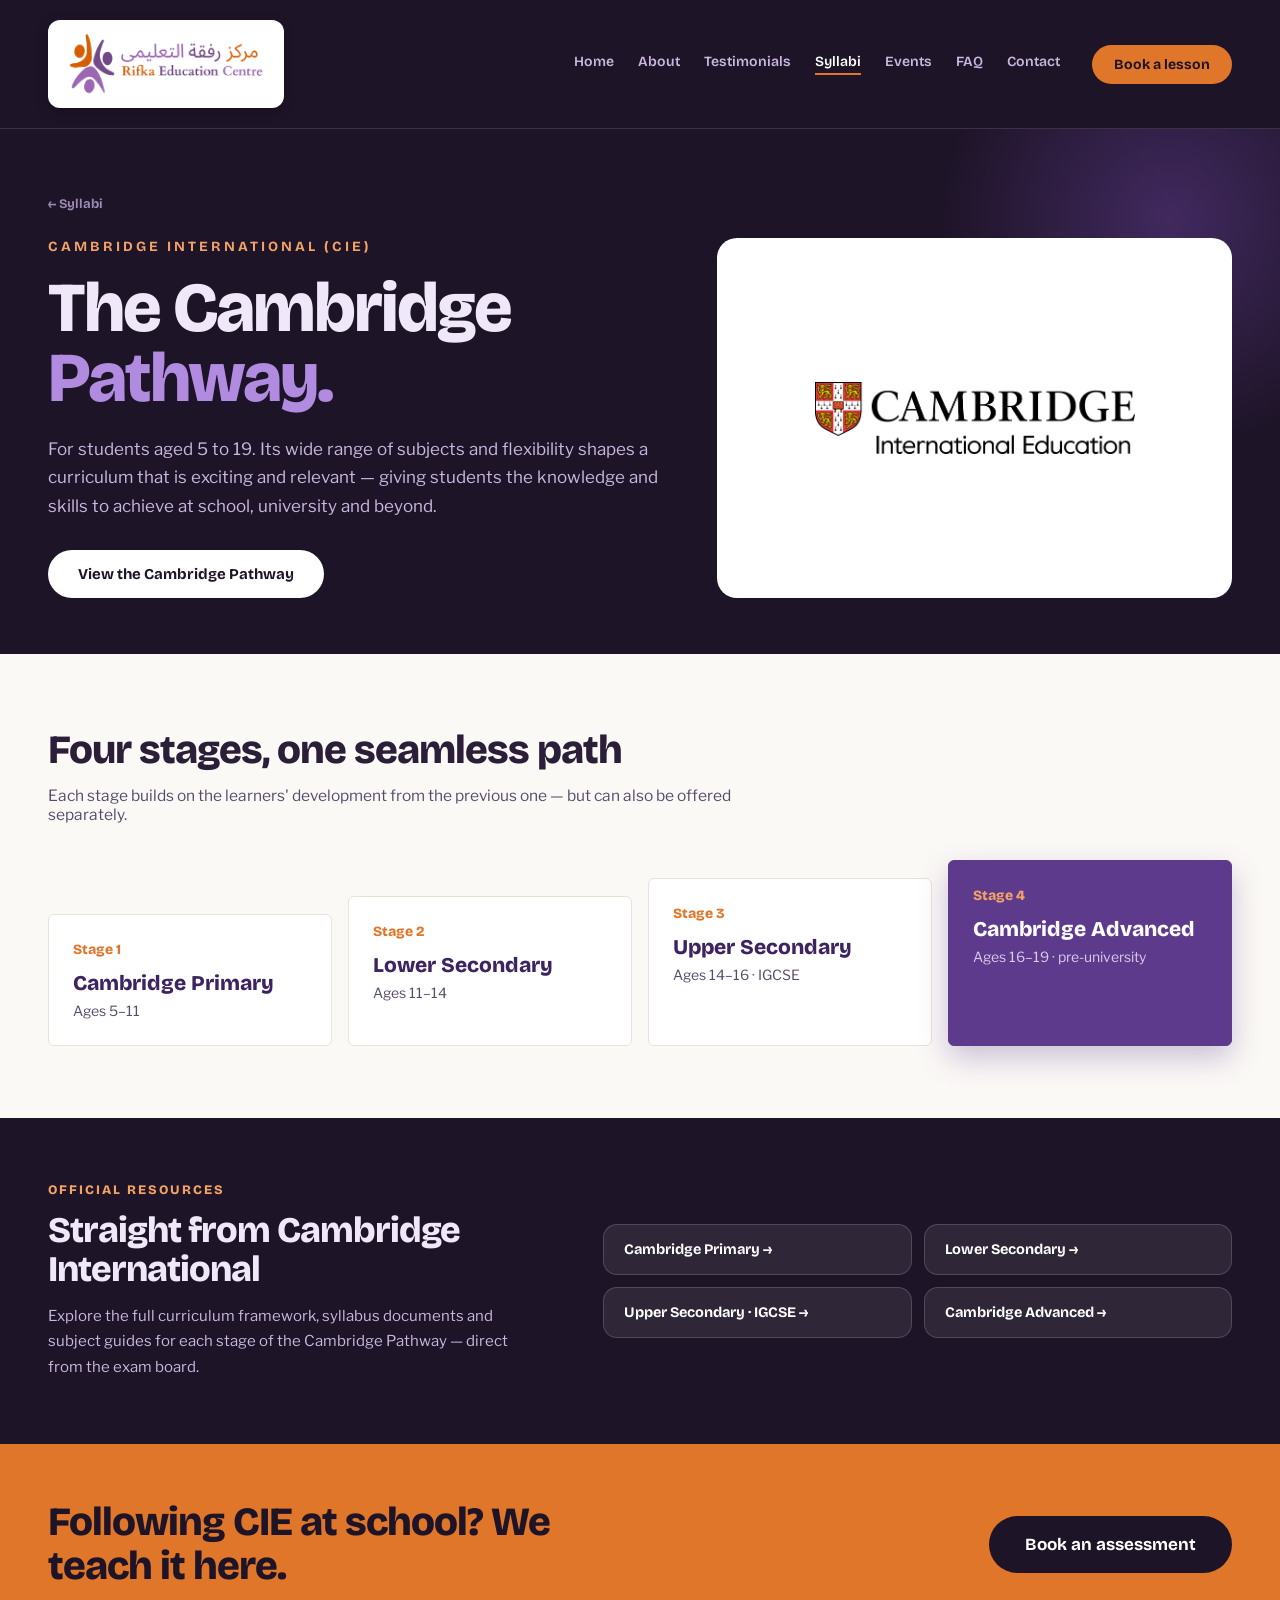
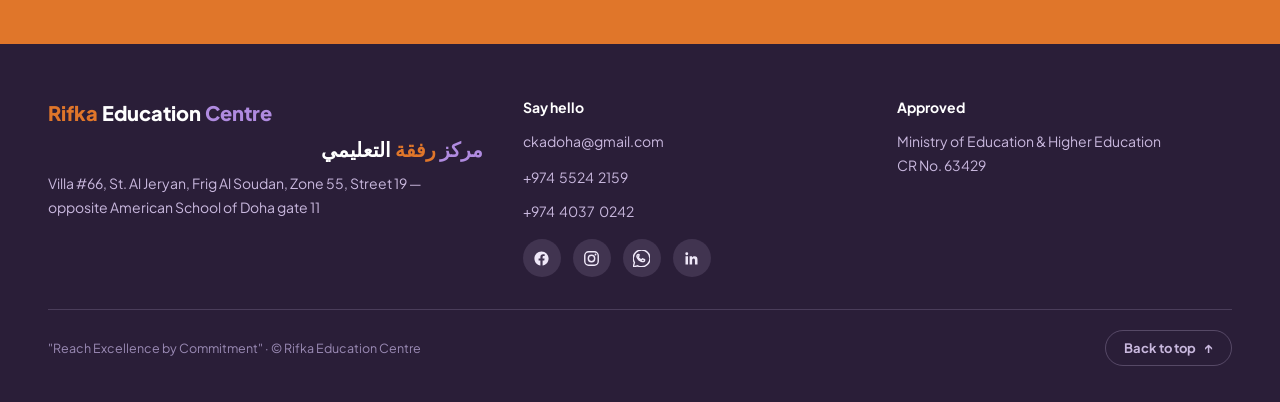
<file: cambridge.html>
<!DOCTYPE html>
<html lang="en">
<head>
<meta charset="utf-8">
<meta name="viewport" content="width=device-width, initial-scale=1">
<title>Cambridge International (CIE) — Rifka Education Centre</title>
<meta name="description" content="The Cambridge Pathway at REC — four stages from Cambridge Primary to Cambridge Advanced, for students aged 5 to 19.">
<link rel="preconnect" href="https://fonts.googleapis.com">
<link href="https://fonts.googleapis.com/css2?family=Libre+Franklin:wght@400;500;600;700&family=Bricolage+Grotesque:opsz,wght@12..96,400;12..96,600;12..96,700;12..96,800&family=Plus+Jakarta+Sans:wght@400;500;600;700;800&display=swap" rel="stylesheet">
<link rel="stylesheet" href="assets/css/style.css?v=20261001">
<link rel="icon" href="assets/images/favicon.ico" sizes="any">
<link rel="icon" href="assets/images/favicon-32.png" type="image/png">
<link rel="apple-touch-icon" href="assets/images/apple-touch-icon.png">
<style>
.back-link { color: #9B8BB5; }
.back-link:hover { color: #fff; }
.btn-download-guide { background: #fff; }
.btn-download-guide:hover { background: #EFE8F8; }
.stage-card { border: 1px solid #E8E1D8; }
.stage-card:hover { border-color: #5E3A8C; box-shadow: 0 8px 24px rgba(94,58,140,.10); }
.resource-link { background: rgba(255,255,255,.08); border: 1px solid rgba(255,255,255,.16); }
.resource-link:hover { border-color: #E0762A; background: rgba(255,255,255,.14); }
.btn-book-assessment { background: #1E1428; }
.btn-book-assessment:hover { background: #2A1E38; }
</style>
</head>
<body style="background:#1E1428">

<div id="top" style="background:#1E1428;color:#EFE8F8;max-width:1440px;margin:0 auto">

  <!-- navbar -->
  <div class="rec-nav" style="display:flex;align-items:center;gap:32px;padding:20px 48px;border-bottom:1px solid rgba(239,232,248,.14)">
    <a class="rec-brand" href="index.html" style="display:flex;align-items:center;gap:12px;color:#EFE8F8">
      <div style="background:#fff;border-radius:12px;padding:8px 14px;display:grid;place-items:center;box-shadow:0 3px 12px rgba(0,0,0,.28)"><img src="assets/images/logo-full.png" alt="Rifka Education Centre logo" style="height:72px;width:auto;display:block"></div>
    </a>
    <input type="checkbox" id="rec-menu" class="rec-menu-btn" aria-label="Menu">
    <nav class="rec-nav-links" style="display:flex;gap:24px;margin-left:auto;font-size:14px;font-weight:600;color:#C9B8DE">
      <a href="index.html" class="nav-link">Home</a>
      <a href="about.html" class="nav-link">About</a>
      <a href="testimonials.html" class="nav-link">Testimonials</a>
      <span style="color:#fff;border-bottom:2px solid #E0762A;padding-bottom:3px">Syllabi</span>
      <a href="events.html" class="nav-link">Events</a>
      <a href="faq.html" class="nav-link">FAQ</a>
      <a href="contact.html" class="nav-link">Contact</a>
    </nav>
    <a href="register.html" class="btn-book rec-nav-cta" style="color:#1E1428;font-weight:700;font-size:14px;padding:11px 22px;border-radius:100px;cursor:pointer">Book a lesson</a>
  </div>

  <!-- hero -->
  <div class="rec-section rec-pt rec-pb" style="padding:64px 48px 56px;position:relative;overflow:hidden">
    <div class="rec-blob" style="position:absolute;right:-120px;top:-140px;width:460px;height:460px;border-radius:50%;background:radial-gradient(circle,rgba(94,58,140,.55),transparent 70%)"></div>
    <a href="syllabi.html" class="back-link" style="font-size:13px;font-weight:700;position:relative">← Syllabi</a>
    <div class="rec-grid-2" style="display:grid;grid-template-columns:1.2fr 1fr;gap:52px;align-items:center;margin-top:26px;position:relative">
      <div>
        <div style="font-size:14px;font-weight:700;letter-spacing:3px;color:#F2A265;text-transform:uppercase;margin-bottom:18px">Cambridge International (CIE)</div>
        <h1 class="rec-h1" style="font-size:70px;line-height:1;font-weight:800;margin:0 0 22px;letter-spacing:-2px">The Cambridge <span style="color:#B08BE0">Pathway.</span></h1>
        <p style="font-size:17px;line-height:1.65;color:#C9B8DE;margin:0 0 30px;max-width:52ch;font-family:'Libre Franklin',sans-serif">For students aged 5 to 19. Its wide range of subjects and flexibility shapes a curriculum that is exciting and relevant — giving students the knowledge and skills to achieve at school, university and beyond.</p>
        <a href="https://www.cambridgeinternational.org/programmes-and-qualifications/" target="_blank" rel="noopener" class="btn-download-guide" style="display:inline-block;color:#1E1428;font-weight:700;font-size:15px;padding:15px 30px;border-radius:100px">View the Cambridge Pathway</a>
      </div>
      <div style="background:#fff;border-radius:20px;height:360px;padding:36px;display:grid;place-items:center"><img src="assets/images/cambridge-logo.png" alt="Cambridge International Education logo" style="width:100%;max-width:320px;height:auto;display:block"></div>
    </div>
  </div>

  <!-- four stages -->
  <div class="rec-section rec-pt rec-pb" style="background:#FBF9F6;color:#2A1E38;padding:72px 48px">
    <h2 class="rec-h2" style="font-size:40px;font-weight:800;letter-spacing:-1px;margin:0 0 12px">Four stages, one seamless path</h2>
    <p style="font-family:'Libre Franklin',sans-serif;font-size:15.5px;color:#584A6B;margin:0 0 36px;max-width:66ch">Each stage builds on the learners' development from the previous one — but can also be offered separately.</p>
    <div class="rec-grid-4" style="display:grid;grid-template-columns:repeat(4,1fr);gap:16px;align-items:end">
      <div class="stage-card" style="background:#fff;border-radius:6px;padding:26px 24px"><div style="font-weight:800;font-size:14px;color:#E0762A;margin-bottom:12px">Stage 1</div><div style="font-size:21px;font-weight:800;color:#3D2461;margin-bottom:6px">Cambridge Primary</div><div style="font-size:14px;color:#584A6B;font-family:'Libre Franklin',sans-serif">Ages 5–11</div></div>
      <div class="stage-card" style="background:#fff;border-radius:6px;padding:26px 24px 44px"><div style="font-weight:800;font-size:14px;color:#E0762A;margin-bottom:12px">Stage 2</div><div style="font-size:21px;font-weight:800;color:#3D2461;margin-bottom:6px">Lower Secondary</div><div style="font-size:14px;color:#584A6B;font-family:'Libre Franklin',sans-serif">Ages 11–14</div></div>
      <div class="stage-card" style="background:#fff;border-radius:6px;padding:26px 24px 62px"><div style="font-weight:800;font-size:14px;color:#E0762A;margin-bottom:12px">Stage 3</div><div style="font-size:21px;font-weight:800;color:#3D2461;margin-bottom:6px">Upper Secondary</div><div style="font-size:14px;color:#584A6B;font-family:'Libre Franklin',sans-serif">Ages 14–16 · IGCSE</div></div>
      <div style="background:#5E3A8C;color:#fff;border:1px solid #5E3A8C;border-radius:6px;padding:26px 24px 80px;box-shadow:0 12px 30px rgba(94,58,140,.3)"><div style="font-weight:800;font-size:14px;color:#F2A265;margin-bottom:12px">Stage 4</div><div style="font-size:21px;font-weight:800;margin-bottom:6px">Cambridge Advanced</div><div style="font-size:14px;color:#D9CBEC;font-family:'Libre Franklin',sans-serif">Ages 16–19 · pre-university</div></div>
    </div>
  </div>

  <!-- official resources -->
  <div class="rec-section rec-pt rec-pb" style="background:#1E1428;color:#EFE8F8;padding:64px 48px">
    <div class="rec-grid-2" style="display:grid;grid-template-columns:1fr 1.25fr;gap:52px;align-items:center">
      <div>
        <div style="font-size:13px;font-weight:800;letter-spacing:2px;color:#F2A265;text-transform:uppercase;margin-bottom:14px">Official resources</div>
        <h2 class="rec-h2" style="font-size:36px;font-weight:800;letter-spacing:-1px;margin:0 0 14px;line-height:1.08">Straight from Cambridge International</h2>
        <p style="font-family:'Libre Franklin',sans-serif;font-size:15px;line-height:1.7;color:#C9B8DE;margin:0;max-width:46ch">Explore the full curriculum framework, syllabus documents and subject guides for each stage of the Cambridge Pathway — direct from the exam board.</p>
      </div>
      <div class="rec-grid-2" style="display:grid;grid-template-columns:1fr 1fr;gap:12px">
        <a href="https://www.cambridgeinternational.org/programmes-and-qualifications/cambridge-primary/" target="_blank" rel="noopener" class="resource-link" style="color:#fff;font-weight:700;font-size:14.5px;padding:16px 20px;border-radius:14px">Cambridge Primary →</a>
        <a href="https://www.cambridgeinternational.org/programmes-and-qualifications/cambridge-lower-secondary/" target="_blank" rel="noopener" class="resource-link" style="color:#fff;font-weight:700;font-size:14.5px;padding:16px 20px;border-radius:14px">Lower Secondary →</a>
        <a href="https://www.cambridgeinternational.org/programmes-and-qualifications/cambridge-upper-secondary/" target="_blank" rel="noopener" class="resource-link" style="color:#fff;font-weight:700;font-size:14.5px;padding:16px 20px;border-radius:14px">Upper Secondary · IGCSE →</a>
        <a href="https://www.cambridgeinternational.org/programmes-and-qualifications/cambridge-advanced/" target="_blank" rel="noopener" class="resource-link" style="color:#fff;font-weight:700;font-size:14.5px;padding:16px 20px;border-radius:14px">Cambridge Advanced →</a>
      </div>
    </div>
  </div>

  <!-- CTA -->
  <div class="rec-section rec-pt rec-pb rec-band" style="background:#E0762A;color:#1E1428;padding:56px 48px;display:flex;justify-content:space-between;align-items:center;gap:40px;flex-wrap:wrap">
    <div style="font-size:40px;font-weight:800;letter-spacing:-1px;max-width:20ch;line-height:1.1">Following CIE at school? We teach it here.</div>
    <a href="register.html" class="btn-book-assessment" style="color:#fff;font-weight:700;font-size:17px;padding:18px 36px;border-radius:100px;cursor:pointer;flex:none;display:inline-block">Book an assessment</a>
  </div>

  <!-- footer -->
  <div class="rec-section" style="background:#2A1E38;color:#C9B8DE;padding:52px 48px 36px;font-family:'Plus Jakarta Sans',sans-serif">
    <div class="rec-grid-3" style="display:grid;grid-template-columns:1.3fr 1fr 1fr;gap:40px;font-size:14px;line-height:1.7;margin-bottom:32px">
      <div><div style="font-weight:800;font-size:20px;margin-bottom:2px"><span style="color:#E0762A">Rifka</span> <span style="color:#fff">Education</span> <span style="color:#B08BE0">Centre</span></div><div style="font-size:20px;font-weight:800;margin-bottom:6px" dir="rtl" lang="ar"><span style="color:#B08BE0">مركز</span> <span style="color:#E0762A">رفقة</span> <span style="color:#fff">التعليمي</span></div>Villa #66, St. Al Jeryan, Frig Al Soudan, Zone 55, Street 19 — opposite American School of Doha gate 11</div>
      <div><div style="color:#fff;font-weight:700;margin-bottom:10px">Say hello</div><div style="margin-bottom:12px">ckadoha@gmail.com</div><div style="display:flex;flex-direction:column;gap:10px"><span>+974&nbsp;&nbsp;5524&nbsp;&nbsp;2159</span><span>+974&nbsp;&nbsp;4037&nbsp;&nbsp;0242</span></div>
        <div style="display:flex;gap:12px;margin-top:16px">
          <a href="https://www.facebook.com/profile.php?id=100064027362673" target="_blank" rel="noopener" aria-label="Facebook" class="social-icon" style="width:38px;height:38px;border-radius:50%;display:grid;place-items:center"><svg width="17" height="17" viewBox="0 0 24 24" fill="#EFE8F8"><path d="M22 12.06C22 6.5 17.52 2 12 2S2 6.5 2 12.06C2 17.08 5.66 21.24 10.44 22v-7.03H7.9v-2.9h2.54V9.85c0-2.52 1.5-3.9 3.77-3.9 1.09 0 2.23.19 2.23.19v2.47h-1.26c-1.24 0-1.62.77-1.62 1.56v1.88h2.76l-.44 2.9h-2.32V22C18.34 21.24 22 17.08 22 12.06z"/></svg></a>
          <a href="https://instagram.com/RECDoha" target="_blank" rel="noopener" aria-label="Instagram" class="social-icon" style="width:38px;height:38px;border-radius:50%;display:grid;place-items:center"><svg width="17" height="17" viewBox="0 0 24 24" fill="none" stroke="#EFE8F8" stroke-width="2"><rect x="2.5" y="2.5" width="19" height="19" rx="5.5"/><circle cx="12" cy="12" r="4.5"/><circle cx="17.7" cy="6.3" r="1.3" fill="#EFE8F8" stroke="none"/></svg></a>
          <a href="https://wa.me/97455242159" target="_blank" rel="noopener" aria-label="WhatsApp" class="social-icon" style="width:38px;height:38px;border-radius:50%;display:grid;place-items:center"><svg width="17" height="17" viewBox="0 0 24 24" fill="none" stroke="#EFE8F8" stroke-width="2"><path d="M20.5 3.5A11.8 11.8 0 0 0 12.1 0C5.6 0 .3 5.3.3 11.8c0 2.1.6 4.2 1.7 6L.2 24l6.4-1.7a11.8 11.8 0 0 0 5.5 1.4h.1c6.5 0 11.8-5.3 11.8-11.8 0-3.2-1.2-6.2-3.5-8.4Z"/><path d="M8.7 6.8c-.3-.6-.6-.6-.9-.6h-.7c-.2 0-.5.1-.7.4-.2.2-.9.9-.9 2.2s.9 2.6 1 2.8c.1.2 1.8 3 4.6 4.1 2.3.9 2.8.7 3.3.7.5-.1 1.6-.7 1.8-1.3.2-.6.2-1.2.2-1.3-.1-.1-.3-.2-.7-.4s-1.6-.8-1.9-.9c-.3-.1-.5-.1-.7.2-.2.3-.7.9-.8 1.1-.2.2-.3.2-.7.1-.4-.2-1.3-.5-2.4-1.5-.9-.8-1.5-1.8-1.7-2.1-.2-.3 0-.5.1-.7l.5-.6c.2-.2.2-.4.3-.6.1-.2 0-.4-.1-.6Z"/></svg></a>
          <a href="https://www.linkedin.com/in/RECDoha" target="_blank" rel="noopener" aria-label="LinkedIn" class="social-icon" style="width:38px;height:38px;border-radius:50%;display:grid;place-items:center"><svg width="17" height="17" viewBox="0 0 24 24" fill="#EFE8F8"><path d="M20.45 20.45h-3.56v-5.57c0-1.33-.03-3.04-1.85-3.04-1.85 0-2.14 1.45-2.14 2.94v5.67H9.34V8.99h3.42v1.56h.05c.48-.9 1.64-1.85 3.38-1.85 3.61 0 4.28 2.38 4.28 5.48v6.27ZM5.32 7.43a2.07 2.07 0 1 1 0-4.14 2.07 2.07 0 0 1 0 4.14ZM3.54 20.45H7.1V8.99H3.54v11.46Z"/></svg></a>
        </div>
      </div>
      <div><div style="color:#fff;font-weight:700;margin-bottom:10px">Approved</div>Ministry of Education &amp; Higher Education<br>CR No. 63429</div>
    </div>
    <div style="border-top:1px solid rgba(201,184,222,.2);padding-top:20px;display:flex;align-items:center;justify-content:space-between;gap:16px;flex-wrap:wrap"><div style="font-size:12.5px;color:#9B8BB5">"Reach Excellence by Commitment" · © Rifka Education Centre</div><a href="#top" class="rec-to-top">Back to top <span aria-hidden="true">↑</span></a></div>
  </div>

</div>
</body>
</html>
</file>
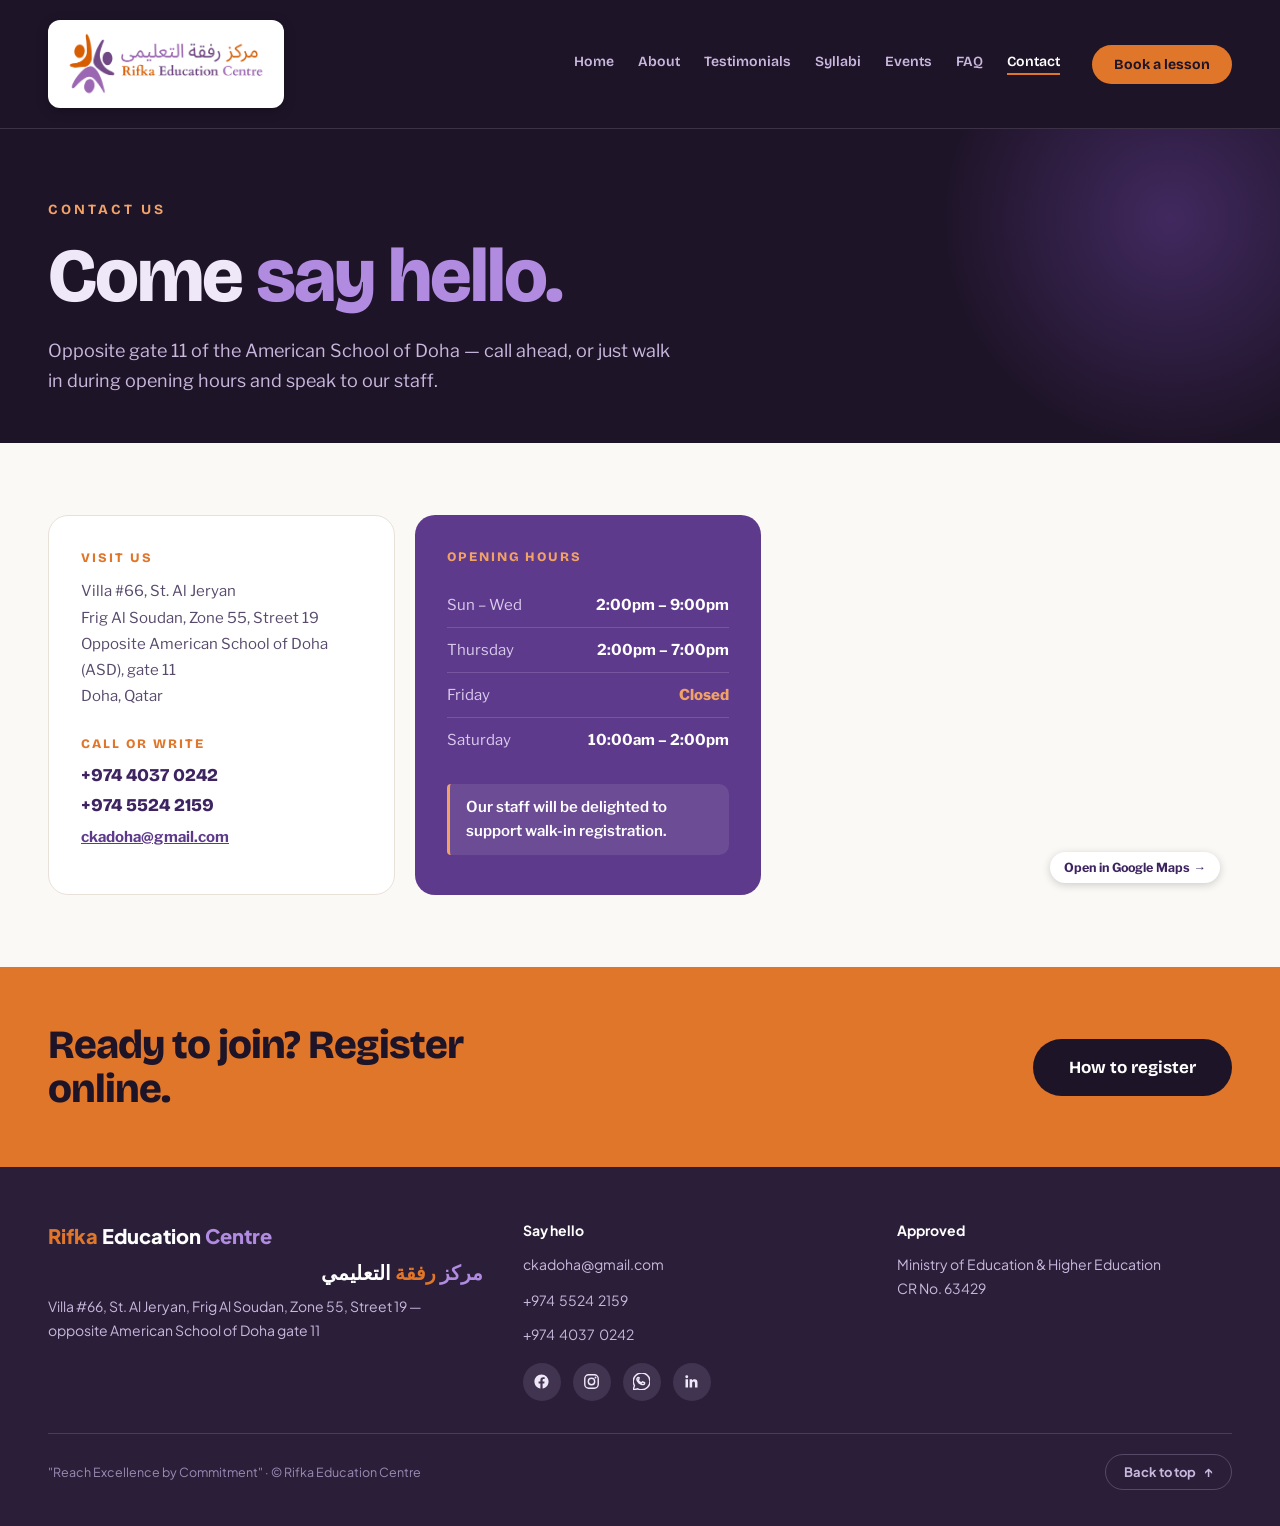
<file: contact.html>
<!DOCTYPE html>
<html lang="en">
<head>
<meta charset="utf-8">
<meta name="viewport" content="width=device-width, initial-scale=1">
<title>Contact — Rifka Education Centre</title>
<meta name="description" content="Visit REC opposite gate 11 of the American School of Doha, call ahead, or walk in during opening hours.">
<link rel="preconnect" href="https://fonts.googleapis.com">
<link href="https://fonts.googleapis.com/css2?family=Libre+Franklin:wght@400;500;600;700&family=Bricolage+Grotesque:opsz,wght@12..96,400;12..96,600;12..96,700;12..96,800&family=Plus+Jakarta+Sans:wght@400;500;600;700;800&display=swap" rel="stylesheet">
<link rel="stylesheet" href="assets/css/style.css?v=20261001">
<link rel="icon" href="assets/images/favicon.ico" sizes="any">
<link rel="icon" href="assets/images/favicon-32.png" type="image/png">
<link rel="apple-touch-icon" href="assets/images/apple-touch-icon.png">
</head>
<body style="background:#1E1428">

<div id="top" style="background:#1E1428;color:#EFE8F8;max-width:1440px;margin:0 auto">

  <!-- navbar -->
  <div class="rec-nav" style="display:flex;align-items:center;gap:32px;padding:20px 48px;border-bottom:1px solid rgba(239,232,248,.14)">
    <a class="rec-brand" href="index.html" style="display:flex;align-items:center;gap:12px;color:#EFE8F8">
      <div style="background:#fff;border-radius:12px;padding:8px 14px;display:grid;place-items:center;box-shadow:0 3px 12px rgba(0,0,0,.28)"><img src="assets/images/logo-full.png" alt="Rifka Education Centre logo" style="height:72px;width:auto;display:block"></div>
    </a>
    <input type="checkbox" id="rec-menu" class="rec-menu-btn" aria-label="Menu">
    <nav class="rec-nav-links" style="display:flex;gap:24px;margin-left:auto;font-size:14px;font-weight:600;color:#C9B8DE">
      <a href="index.html" class="nav-link">Home</a>
      <a href="about.html" class="nav-link">About</a>
      <a href="testimonials.html" class="nav-link">Testimonials</a>
      <a href="syllabi.html" class="nav-link">Syllabi</a>
      <a href="events.html" class="nav-link">Events</a>
      <a href="faq.html" class="nav-link">FAQ</a>
      <span style="color:#fff;border-bottom:2px solid #E0762A;padding-bottom:3px">Contact</span>
    </nav>
    <a href="register.html" class="btn-book rec-nav-cta" style="color:#1E1428;font-weight:700;font-size:14px;padding:11px 22px;border-radius:100px;cursor:pointer">Book a lesson</a>
  </div>

  <!-- hero -->
  <div class="rec-section rec-pt" style="padding:72px 48px 48px;position:relative;overflow:hidden">
    <div class="rec-blob" style="position:absolute;right:-120px;top:-140px;width:460px;height:460px;border-radius:50%;background:radial-gradient(circle,rgba(94,58,140,.55),transparent 70%)"></div>
    <div style="font-size:14px;font-weight:700;letter-spacing:3px;color:#F2A265;text-transform:uppercase;margin-bottom:20px;position:relative">Contact us</div>
    <h1 class="rec-h1" style="font-size:76px;line-height:1;font-weight:800;margin:0 0 22px;letter-spacing:-2px;position:relative">Come <span style="color:#B08BE0">say hello.</span></h1>
    <p style="font-size:18px;line-height:1.65;color:#C9B8DE;margin:0;max-width:52ch;position:relative;font-family:'Libre Franklin',sans-serif">Opposite gate 11 of the American School of Doha — call ahead, or just walk in during opening hours and speak to our staff.</p>
  </div>

  <!-- contact grid -->
  <div class="rec-section rec-pt rec-pb" style="background:#FBF9F6;color:#2A1E38;padding:72px 48px">
    <div class="rec-grid-3" style="display:grid;grid-template-columns:1fr 1fr 1.3fr;gap:20px;align-items:stretch">

      <div style="background:#fff;border:1px solid #E8E1D8;border-radius:20px;padding:34px 32px;display:flex;flex-direction:column;gap:26px">
        <div>
          <div style="font-size:13px;font-weight:800;letter-spacing:2px;color:#E0762A;text-transform:uppercase;margin-bottom:12px">Visit us</div>
          <div style="font-family:'Libre Franklin',sans-serif;font-size:15px;line-height:1.75;color:#584A6B">Villa #66, St. Al Jeryan<br>Frig Al Soudan, Zone 55, Street 19<br>Opposite American School of Doha (ASD), gate 11<br>Doha, Qatar</div>
        </div>
        <div>
          <div style="font-size:13px;font-weight:800;letter-spacing:2px;color:#E0762A;text-transform:uppercase;margin-bottom:12px">Call or write</div>
          <div style="display:flex;flex-direction:column;gap:8px;font-size:18px;font-weight:800;color:#3D2461"><a href="tel:+97440370242" style="color:#3D2461">+974 4037 0242</a><a href="tel:+97455242159" style="color:#3D2461">+974 5524 2159</a></div>
          <a href="mailto:ckadoha@gmail.com" style="display:inline-block;margin-top:12px;font-family:'Libre Franklin',sans-serif;font-size:15px;color:#5E3A8C;font-weight:700;text-decoration:underline">ckadoha@gmail.com</a>
        </div>
      </div>

      <div style="background:#5E3A8C;color:#fff;border-radius:20px;padding:34px 32px">
        <div style="font-size:13px;font-weight:800;letter-spacing:2px;color:#F2A265;text-transform:uppercase;margin-bottom:18px">Opening hours</div>
        <div style="display:flex;flex-direction:column;font-family:'Libre Franklin',sans-serif;font-size:15px">
          <div style="display:flex;justify-content:space-between;gap:16px;padding:13px 0;border-bottom:1px solid rgba(255,255,255,.15)"><span style="color:#D9CBEC">Sun – Wed</span><span style="font-weight:700">2:00pm – 9:00pm</span></div>
          <div style="display:flex;justify-content:space-between;gap:16px;padding:13px 0;border-bottom:1px solid rgba(255,255,255,.15)"><span style="color:#D9CBEC">Thursday</span><span style="font-weight:700">2:00pm – 7:00pm</span></div>
          <div style="display:flex;justify-content:space-between;gap:16px;padding:13px 0;border-bottom:1px solid rgba(255,255,255,.15)"><span style="color:#D9CBEC">Friday</span><span style="font-weight:800;color:#F2A265">Closed</span></div>
          <div style="display:flex;justify-content:space-between;gap:16px;padding:13px 0"><span style="color:#D9CBEC">Saturday</span><span style="font-weight:700">10:00am – 2:00pm</span></div>
        </div>
        <div style="margin-top:22px;padding:12px 16px;border-left:3px solid #F2A265;border-radius:4px 10px 10px 4px;background:rgba(255,255,255,.09);font-family:'Libre Franklin',sans-serif;font-size:15px;line-height:1.55;font-weight:600;color:#fff">Our staff will be delighted to support walk-in registration.</div>
      </div>

      <div style="border-radius:20px;overflow:hidden;position:relative;min-height:380px">
        <iframe src="https://www.google.com/maps?q=25.2642256,51.4843431&z=17&output=embed" style="border:0;width:100%;height:100%;position:absolute;inset:0" allowfullscreen loading="lazy" referrerpolicy="no-referrer-when-downgrade" title="Rifka Education Centre location map"></iframe>
        <a href="https://maps.app.goo.gl/m2X5sSgDr9Qf7td16" target="_blank" rel="noopener" style="position:absolute;right:12px;bottom:12px;font-family:'Libre Franklin',sans-serif;font-size:12.5px;color:#3D2461;font-weight:700;text-decoration:none;background:#fff;padding:8px 14px;border-radius:100px;box-shadow:0 2px 8px rgba(0,0,0,.18)">Open in Google Maps →</a>
      </div>
    </div>
  </div>

  <!-- CTA -->
  <div class="rec-section rec-pt rec-pb rec-band" style="background:#E0762A;color:#1E1428;padding:56px 48px;display:flex;justify-content:space-between;align-items:center;gap:40px;flex-wrap:wrap">
    <div style="font-size:40px;font-weight:800;letter-spacing:-1px;max-width:18ch;line-height:1.1">Ready to join? Register online.</div>
    <a href="register.html" class="btn-cta-call" style="color:#fff;font-weight:700;font-size:17px;padding:18px 36px;border-radius:100px;cursor:pointer;flex:none;display:inline-block">How to register</a>
  </div>

  <!-- footer -->
  <div class="rec-section" style="background:#2A1E38;color:#C9B8DE;padding:52px 48px 36px;font-family:'Plus Jakarta Sans',sans-serif">
    <div class="rec-grid-3" style="display:grid;grid-template-columns:1.3fr 1fr 1fr;gap:40px;font-size:14px;line-height:1.7;margin-bottom:32px">
      <div><div style="font-weight:800;font-size:20px;margin-bottom:2px"><span style="color:#E0762A">Rifka</span> <span style="color:#fff">Education</span> <span style="color:#B08BE0">Centre</span></div><div style="font-size:20px;font-weight:800;margin-bottom:6px" dir="rtl" lang="ar"><span style="color:#B08BE0">مركز</span> <span style="color:#E0762A">رفقة</span> <span style="color:#fff">التعليمي</span></div>Villa #66, St. Al Jeryan, Frig Al Soudan, Zone 55, Street 19 — opposite American School of Doha gate 11</div>
      <div><div style="color:#fff;font-weight:700;margin-bottom:10px">Say hello</div><div style="margin-bottom:12px">ckadoha@gmail.com</div><div style="display:flex;flex-direction:column;gap:10px"><span>+974&nbsp;&nbsp;5524&nbsp;&nbsp;2159</span><span>+974&nbsp;&nbsp;4037&nbsp;&nbsp;0242</span></div>
        <div style="display:flex;gap:12px;margin-top:16px">
          <a href="https://www.facebook.com/profile.php?id=100064027362673" target="_blank" rel="noopener" aria-label="Facebook" class="social-icon" style="width:38px;height:38px;border-radius:50%;display:grid;place-items:center"><svg width="17" height="17" viewBox="0 0 24 24" fill="#EFE8F8"><path d="M22 12.06C22 6.5 17.52 2 12 2S2 6.5 2 12.06C2 17.08 5.66 21.24 10.44 22v-7.03H7.9v-2.9h2.54V9.85c0-2.52 1.5-3.9 3.77-3.9 1.09 0 2.23.19 2.23.19v2.47h-1.26c-1.24 0-1.62.77-1.62 1.56v1.88h2.76l-.44 2.9h-2.32V22C18.34 21.24 22 17.08 22 12.06z"/></svg></a>
          <a href="https://instagram.com/RECDoha" target="_blank" rel="noopener" aria-label="Instagram" class="social-icon" style="width:38px;height:38px;border-radius:50%;display:grid;place-items:center"><svg width="17" height="17" viewBox="0 0 24 24" fill="none" stroke="#EFE8F8" stroke-width="2"><rect x="2.5" y="2.5" width="19" height="19" rx="5.5"/><circle cx="12" cy="12" r="4.5"/><circle cx="17.7" cy="6.3" r="1.3" fill="#EFE8F8" stroke="none"/></svg></a>
          <a href="https://wa.me/97455242159" target="_blank" rel="noopener" aria-label="WhatsApp" class="social-icon" style="width:38px;height:38px;border-radius:50%;display:grid;place-items:center"><svg width="17" height="17" viewBox="0 0 24 24" fill="none" stroke="#EFE8F8" stroke-width="2"><path d="M20.5 3.5A11.8 11.8 0 0 0 12.1 0C5.6 0 .3 5.3.3 11.8c0 2.1.6 4.2 1.7 6L.2 24l6.4-1.7a11.8 11.8 0 0 0 5.5 1.4h.1c6.5 0 11.8-5.3 11.8-11.8 0-3.2-1.2-6.2-3.5-8.4Z"/><path d="M8.7 6.8c-.3-.6-.6-.6-.9-.6h-.7c-.2 0-.5.1-.7.4-.2.2-.9.9-.9 2.2s.9 2.6 1 2.8c.1.2 1.8 3 4.6 4.1 2.3.9 2.8.7 3.3.7.5-.1 1.6-.7 1.8-1.3.2-.6.2-1.2.2-1.3-.1-.1-.3-.2-.7-.4s-1.6-.8-1.9-.9c-.3-.1-.5-.1-.7.2-.2.3-.7.9-.8 1.1-.2.2-.3.2-.7.1-.4-.2-1.3-.5-2.4-1.5-.9-.8-1.5-1.8-1.7-2.1-.2-.3 0-.5.1-.7l.5-.6c.2-.2.2-.4.3-.6.1-.2 0-.4-.1-.6Z"/></svg></a>
          <a href="https://www.linkedin.com/in/RECDoha" target="_blank" rel="noopener" aria-label="LinkedIn" class="social-icon" style="width:38px;height:38px;border-radius:50%;display:grid;place-items:center"><svg width="17" height="17" viewBox="0 0 24 24" fill="#EFE8F8"><path d="M20.45 20.45h-3.56v-5.57c0-1.33-.03-3.04-1.85-3.04-1.85 0-2.14 1.45-2.14 2.94v5.67H9.34V8.99h3.42v1.56h.05c.48-.9 1.64-1.85 3.38-1.85 3.61 0 4.28 2.38 4.28 5.48v6.27ZM5.32 7.43a2.07 2.07 0 1 1 0-4.14 2.07 2.07 0 0 1 0 4.14ZM3.54 20.45H7.1V8.99H3.54v11.46Z"/></svg></a>
        </div>
      </div>
      <div><div style="color:#fff;font-weight:700;margin-bottom:10px">Approved</div>Ministry of Education &amp; Higher Education<br>CR No. 63429</div>
    </div>
    <div style="border-top:1px solid rgba(201,184,222,.2);padding-top:20px;display:flex;align-items:center;justify-content:space-between;gap:16px;flex-wrap:wrap"><div style="font-size:12.5px;color:#9B8BB5">"Reach Excellence by Commitment" · © Rifka Education Centre</div><a href="#top" class="rec-to-top">Back to top <span aria-hidden="true">↑</span></a></div>
  </div>

</div>
</body>
</html>
</file>
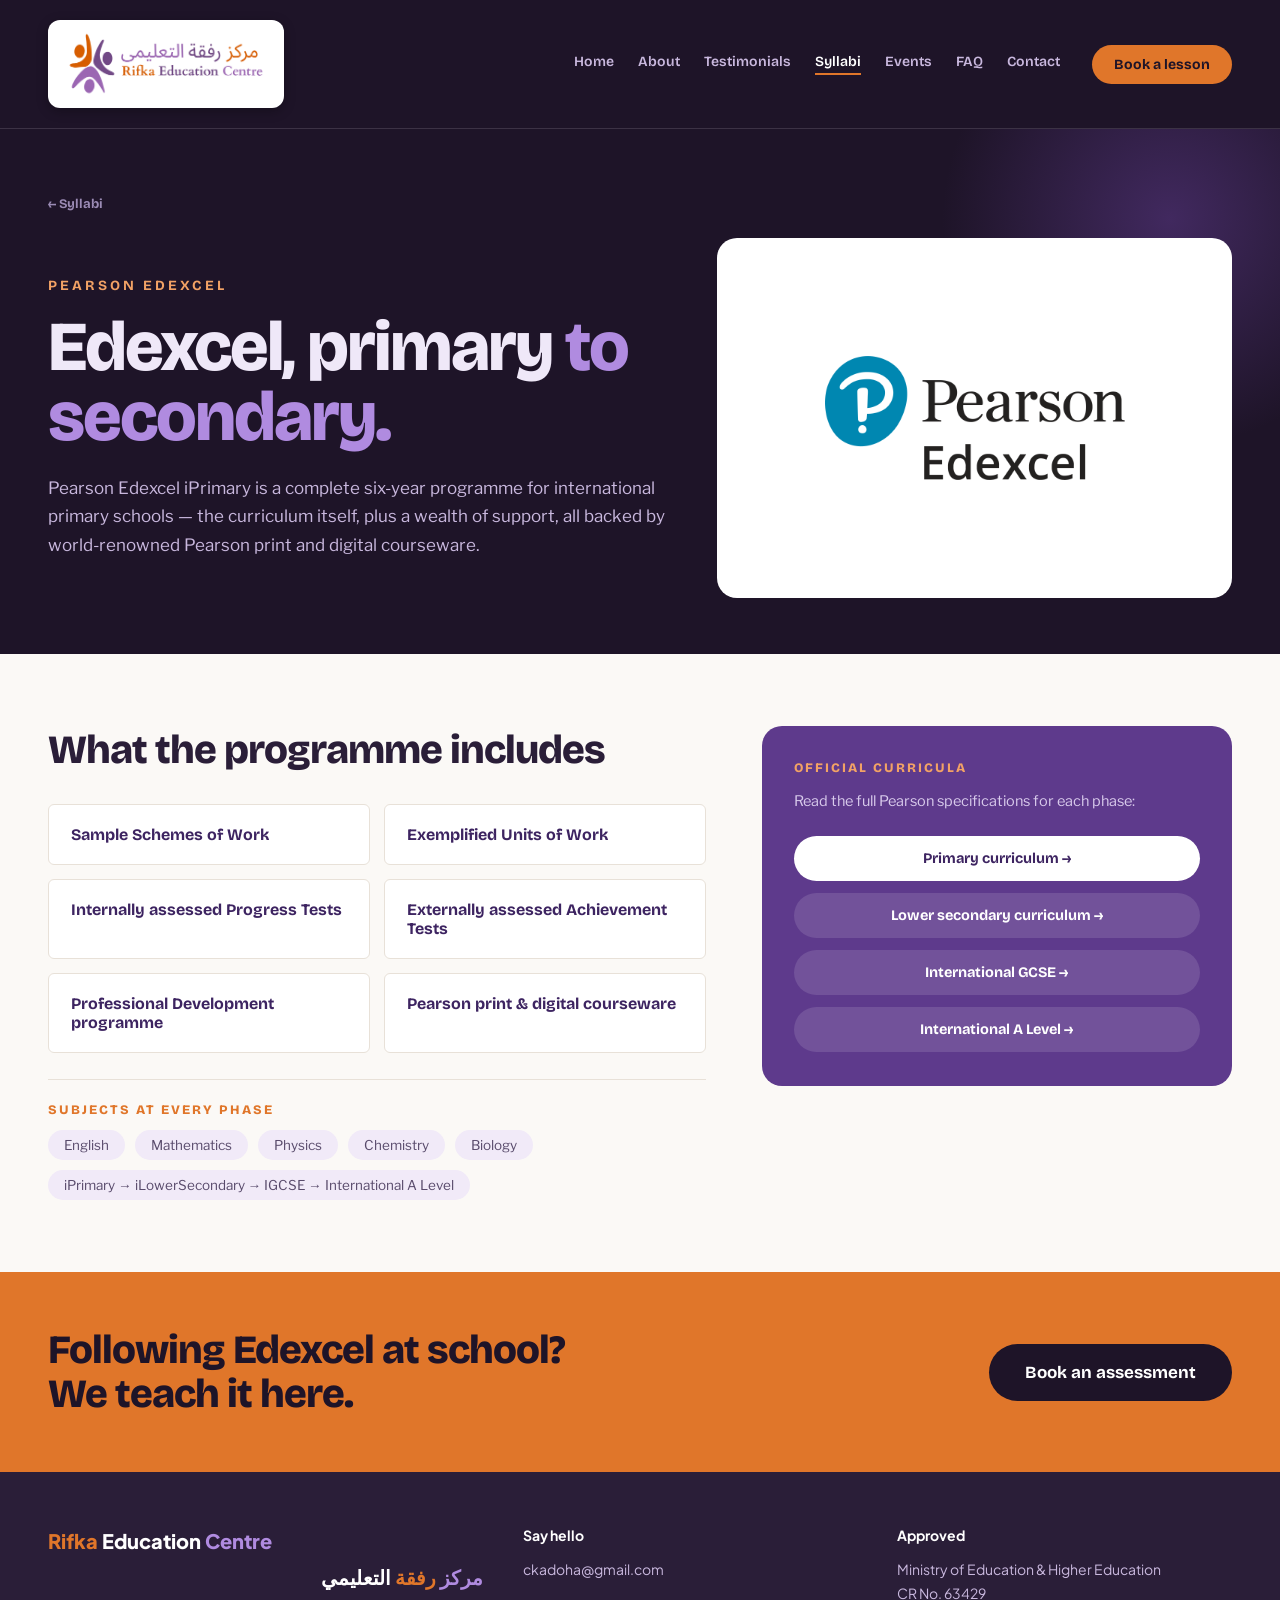
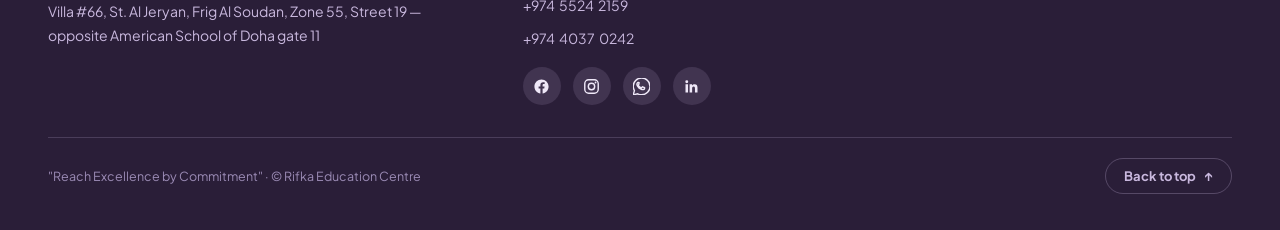
<file: edexcel.html>
<!DOCTYPE html>
<html lang="en">
<head>
<meta charset="utf-8">
<meta name="viewport" content="width=device-width, initial-scale=1">
<title>Pearson Edexcel — Rifka Education Centre</title>
<meta name="description" content="Pearson Edexcel at REC — a complete programme from iPrimary through International A Level, backed by Pearson print and digital courseware.">
<link rel="preconnect" href="https://fonts.googleapis.com">
<link href="https://fonts.googleapis.com/css2?family=Libre+Franklin:wght@400;500;600;700&family=Bricolage+Grotesque:opsz,wght@12..96,400;12..96,600;12..96,700;12..96,800&family=Plus+Jakarta+Sans:wght@400;500;600;700;800&display=swap" rel="stylesheet">
<link rel="stylesheet" href="assets/css/style.css?v=20261001">
<link rel="icon" href="assets/images/favicon.ico" sizes="any">
<link rel="icon" href="assets/images/favicon-32.png" type="image/png">
<link rel="apple-touch-icon" href="assets/images/apple-touch-icon.png">
<style>
.back-link { color: #9B8BB5; }
.back-link:hover { color: #fff; }
.resource-link-light { background: #fff; }
.resource-link-light:hover { background: #EFE8F8; }
.resource-link-dark { background: rgba(255,255,255,.12); }
.resource-link-dark:hover { background: rgba(255,255,255,.22); }
.btn-book-assessment { background: #1E1428; }
.btn-book-assessment:hover { background: #2A1E38; }
</style>
</head>
<body style="background:#1E1428">

<div id="top" style="background:#1E1428;color:#EFE8F8;max-width:1440px;margin:0 auto">

  <!-- navbar -->
  <div class="rec-nav" style="display:flex;align-items:center;gap:32px;padding:20px 48px;border-bottom:1px solid rgba(239,232,248,.14)">
    <a class="rec-brand" href="index.html" style="display:flex;align-items:center;gap:12px;color:#EFE8F8">
      <div style="background:#fff;border-radius:12px;padding:8px 14px;display:grid;place-items:center;box-shadow:0 3px 12px rgba(0,0,0,.28)"><img src="assets/images/logo-full.png" alt="Rifka Education Centre logo" style="height:72px;width:auto;display:block"></div>
    </a>
    <input type="checkbox" id="rec-menu" class="rec-menu-btn" aria-label="Menu">
    <nav class="rec-nav-links" style="display:flex;gap:24px;margin-left:auto;font-size:14px;font-weight:600;color:#C9B8DE">
      <a href="index.html" class="nav-link">Home</a>
      <a href="about.html" class="nav-link">About</a>
      <a href="testimonials.html" class="nav-link">Testimonials</a>
      <span style="color:#fff;border-bottom:2px solid #E0762A;padding-bottom:3px">Syllabi</span>
      <a href="events.html" class="nav-link">Events</a>
      <a href="faq.html" class="nav-link">FAQ</a>
      <a href="contact.html" class="nav-link">Contact</a>
    </nav>
    <a href="register.html" class="btn-book rec-nav-cta" style="color:#1E1428;font-weight:700;font-size:14px;padding:11px 22px;border-radius:100px;cursor:pointer">Book a lesson</a>
  </div>

  <!-- hero -->
  <div class="rec-section rec-pt rec-pb" style="padding:64px 48px 56px;position:relative;overflow:hidden">
    <div class="rec-blob" style="position:absolute;right:-120px;top:-140px;width:460px;height:460px;border-radius:50%;background:radial-gradient(circle,rgba(94,58,140,.55),transparent 70%)"></div>
    <a href="syllabi.html" class="back-link" style="font-size:13px;font-weight:700;position:relative">← Syllabi</a>
    <div class="rec-grid-2" style="display:grid;grid-template-columns:1.2fr 1fr;gap:52px;align-items:center;margin-top:26px;position:relative">
      <div>
        <div style="font-size:14px;font-weight:700;letter-spacing:3px;color:#F2A265;text-transform:uppercase;margin-bottom:18px">Pearson Edexcel</div>
        <h1 class="rec-h1" style="font-size:70px;line-height:1;font-weight:800;margin:0 0 22px;letter-spacing:-2px">Edexcel, primary <span style="color:#B08BE0">to secondary.</span></h1>
        <p style="font-size:17px;line-height:1.65;color:#C9B8DE;margin:0;max-width:54ch;font-family:'Libre Franklin',sans-serif">Pearson Edexcel iPrimary is a complete six-year programme for international primary schools — the curriculum itself, plus a wealth of support, all backed by world-renowned Pearson print and digital courseware.</p>
      </div>
      <div style="background:#fff;border-radius:20px;height:360px;padding:36px;display:grid;place-items:center"><img src="assets/images/edexcel-logo.png" alt="Pearson Edexcel logo" style="width:100%;max-width:300px;height:auto;display:block"></div>
    </div>
  </div>

  <!-- what's inside + links -->
  <div class="rec-section rec-pt rec-pb" style="background:#FBF9F6;color:#2A1E38;padding:72px 48px">
    <div class="rec-grid-2" style="display:grid;grid-template-columns:1.4fr 1fr;gap:56px;align-items:start">
      <div>
        <h2 class="rec-h2" style="font-size:40px;font-weight:800;letter-spacing:-1px;margin:0 0 30px">What the programme includes</h2>
        <div class="rec-grid-2" style="display:grid;grid-template-columns:1fr 1fr;gap:14px">
          <div style="background:#fff;border:1px solid #E8E1D8;border-radius:6px;padding:20px 22px;font-weight:700;font-size:16px;color:#3D2461">Sample Schemes of Work</div>
          <div style="background:#fff;border:1px solid #E8E1D8;border-radius:6px;padding:20px 22px;font-weight:700;font-size:16px;color:#3D2461">Exemplified Units of Work</div>
          <div style="background:#fff;border:1px solid #E8E1D8;border-radius:6px;padding:20px 22px;font-weight:700;font-size:16px;color:#3D2461">Internally assessed Progress Tests</div>
          <div style="background:#fff;border:1px solid #E8E1D8;border-radius:6px;padding:20px 22px;font-weight:700;font-size:16px;color:#3D2461">Externally assessed Achievement Tests</div>
          <div style="background:#fff;border:1px solid #E8E1D8;border-radius:6px;padding:20px 22px;font-weight:700;font-size:16px;color:#3D2461">Professional Development programme</div>
          <div style="background:#fff;border:1px solid #E8E1D8;border-radius:6px;padding:20px 22px;font-weight:700;font-size:16px;color:#3D2461">Pearson print &amp; digital courseware</div>
        </div>
        <div style="margin-top:26px;padding-top:22px;border-top:1px solid #E8E1D8">
          <div style="font-size:13px;font-weight:800;letter-spacing:2px;color:#E0762A;text-transform:uppercase;margin-bottom:12px">Subjects at every phase</div>
          <div style="display:flex;gap:10px;flex-wrap:wrap;font-size:13.5px;color:#584A6B;font-family:'Libre Franklin',sans-serif">
            <span style="background:#F1EAF8;border-radius:100px;padding:7px 16px">English</span><span style="background:#F1EAF8;border-radius:100px;padding:7px 16px">Mathematics</span><span style="background:#F1EAF8;border-radius:100px;padding:7px 16px">Physics</span><span style="background:#F1EAF8;border-radius:100px;padding:7px 16px">Chemistry</span><span style="background:#F1EAF8;border-radius:100px;padding:7px 16px">Biology</span><span style="background:#F1EAF8;border-radius:100px;padding:7px 16px">iPrimary → iLowerSecondary → IGCSE → International A Level</span>
          </div>
        </div>
      </div>
      <div style="background:#5E3A8C;color:#fff;border-radius:20px;padding:34px 32px">
        <div style="font-size:13px;font-weight:800;letter-spacing:2px;color:#F2A265;text-transform:uppercase;margin-bottom:14px">Official curricula</div>
        <p style="font-family:'Libre Franklin',sans-serif;font-size:14.5px;line-height:1.65;color:#D9CBEC;margin:0 0 22px">Read the full Pearson specifications for each phase:</p>
        <div style="display:flex;flex-direction:column;gap:12px">
          <a href="https://qualifications.pearson.com/en/qualifications/edexcel-international-primary-curriculum.html" target="_blank" rel="noopener" class="resource-link-light" style="color:#3D2461;font-weight:700;font-size:14.5px;padding:14px 22px;border-radius:100px;text-align:center">Primary curriculum →</a>
          <a href="https://qualifications.pearson.com/en/qualifications/edexcel-international-lower-secondary-curriculum.html" target="_blank" rel="noopener" class="resource-link-dark" style="color:#fff;font-weight:700;font-size:14.5px;padding:14px 22px;border-radius:100px;text-align:center">Lower secondary curriculum →</a>
          <a href="https://qualifications.pearson.com/en/qualifications/edexcel-international-gcses.html" target="_blank" rel="noopener" class="resource-link-dark" style="color:#fff;font-weight:700;font-size:14.5px;padding:14px 22px;border-radius:100px;text-align:center">International GCSE →</a>
          <a href="https://qualifications.pearson.com/en/qualifications/edexcel-international-advanced-levels.html" target="_blank" rel="noopener" class="resource-link-dark" style="color:#fff;font-weight:700;font-size:14.5px;padding:14px 22px;border-radius:100px;text-align:center">International A Level →</a>
        </div>
      </div>
    </div>
  </div>

  <!-- CTA -->
  <div class="rec-section rec-pt rec-pb rec-band" style="background:#E0762A;color:#1E1428;padding:56px 48px;display:flex;justify-content:space-between;align-items:center;gap:40px;flex-wrap:wrap">
    <div style="font-size:40px;font-weight:800;letter-spacing:-1px;max-width:20ch;line-height:1.1">Following Edexcel at school? We teach it here.</div>
    <a href="register.html" class="btn-book-assessment" style="color:#fff;font-weight:700;font-size:17px;padding:18px 36px;border-radius:100px;cursor:pointer;flex:none;display:inline-block">Book an assessment</a>
  </div>

  <!-- footer -->
  <div class="rec-section" style="background:#2A1E38;color:#C9B8DE;padding:52px 48px 36px;font-family:'Plus Jakarta Sans',sans-serif">
    <div class="rec-grid-3" style="display:grid;grid-template-columns:1.3fr 1fr 1fr;gap:40px;font-size:14px;line-height:1.7;margin-bottom:32px">
      <div><div style="font-weight:800;font-size:20px;margin-bottom:2px"><span style="color:#E0762A">Rifka</span> <span style="color:#fff">Education</span> <span style="color:#B08BE0">Centre</span></div><div style="font-size:20px;font-weight:800;margin-bottom:6px" dir="rtl" lang="ar"><span style="color:#B08BE0">مركز</span> <span style="color:#E0762A">رفقة</span> <span style="color:#fff">التعليمي</span></div>Villa #66, St. Al Jeryan, Frig Al Soudan, Zone 55, Street 19 — opposite American School of Doha gate 11</div>
      <div><div style="color:#fff;font-weight:700;margin-bottom:10px">Say hello</div><div style="margin-bottom:12px">ckadoha@gmail.com</div><div style="display:flex;flex-direction:column;gap:10px"><span>+974&nbsp;&nbsp;5524&nbsp;&nbsp;2159</span><span>+974&nbsp;&nbsp;4037&nbsp;&nbsp;0242</span></div>
        <div style="display:flex;gap:12px;margin-top:16px">
          <a href="https://www.facebook.com/profile.php?id=100064027362673" target="_blank" rel="noopener" aria-label="Facebook" class="social-icon" style="width:38px;height:38px;border-radius:50%;display:grid;place-items:center"><svg width="17" height="17" viewBox="0 0 24 24" fill="#EFE8F8"><path d="M22 12.06C22 6.5 17.52 2 12 2S2 6.5 2 12.06C2 17.08 5.66 21.24 10.44 22v-7.03H7.9v-2.9h2.54V9.85c0-2.52 1.5-3.9 3.77-3.9 1.09 0 2.23.19 2.23.19v2.47h-1.26c-1.24 0-1.62.77-1.62 1.56v1.88h2.76l-.44 2.9h-2.32V22C18.34 21.24 22 17.08 22 12.06z"/></svg></a>
          <a href="https://instagram.com/RECDoha" target="_blank" rel="noopener" aria-label="Instagram" class="social-icon" style="width:38px;height:38px;border-radius:50%;display:grid;place-items:center"><svg width="17" height="17" viewBox="0 0 24 24" fill="none" stroke="#EFE8F8" stroke-width="2"><rect x="2.5" y="2.5" width="19" height="19" rx="5.5"/><circle cx="12" cy="12" r="4.5"/><circle cx="17.7" cy="6.3" r="1.3" fill="#EFE8F8" stroke="none"/></svg></a>
          <a href="https://wa.me/97455242159" target="_blank" rel="noopener" aria-label="WhatsApp" class="social-icon" style="width:38px;height:38px;border-radius:50%;display:grid;place-items:center"><svg width="17" height="17" viewBox="0 0 24 24" fill="none" stroke="#EFE8F8" stroke-width="2"><path d="M20.5 3.5A11.8 11.8 0 0 0 12.1 0C5.6 0 .3 5.3.3 11.8c0 2.1.6 4.2 1.7 6L.2 24l6.4-1.7a11.8 11.8 0 0 0 5.5 1.4h.1c6.5 0 11.8-5.3 11.8-11.8 0-3.2-1.2-6.2-3.5-8.4Z"/><path d="M8.7 6.8c-.3-.6-.6-.6-.9-.6h-.7c-.2 0-.5.1-.7.4-.2.2-.9.9-.9 2.2s.9 2.6 1 2.8c.1.2 1.8 3 4.6 4.1 2.3.9 2.8.7 3.3.7.5-.1 1.6-.7 1.8-1.3.2-.6.2-1.2.2-1.3-.1-.1-.3-.2-.7-.4s-1.6-.8-1.9-.9c-.3-.1-.5-.1-.7.2-.2.3-.7.9-.8 1.1-.2.2-.3.2-.7.1-.4-.2-1.3-.5-2.4-1.5-.9-.8-1.5-1.8-1.7-2.1-.2-.3 0-.5.1-.7l.5-.6c.2-.2.2-.4.3-.6.1-.2 0-.4-.1-.6Z"/></svg></a>
          <a href="https://www.linkedin.com/in/RECDoha" target="_blank" rel="noopener" aria-label="LinkedIn" class="social-icon" style="width:38px;height:38px;border-radius:50%;display:grid;place-items:center"><svg width="17" height="17" viewBox="0 0 24 24" fill="#EFE8F8"><path d="M20.45 20.45h-3.56v-5.57c0-1.33-.03-3.04-1.85-3.04-1.85 0-2.14 1.45-2.14 2.94v5.67H9.34V8.99h3.42v1.56h.05c.48-.9 1.64-1.85 3.38-1.85 3.61 0 4.28 2.38 4.28 5.48v6.27ZM5.32 7.43a2.07 2.07 0 1 1 0-4.14 2.07 2.07 0 0 1 0 4.14ZM3.54 20.45H7.1V8.99H3.54v11.46Z"/></svg></a>
        </div>
      </div>
      <div><div style="color:#fff;font-weight:700;margin-bottom:10px">Approved</div>Ministry of Education &amp; Higher Education<br>CR No. 63429</div>
    </div>
    <div style="border-top:1px solid rgba(201,184,222,.2);padding-top:20px;display:flex;align-items:center;justify-content:space-between;gap:16px;flex-wrap:wrap"><div style="font-size:12.5px;color:#9B8BB5">"Reach Excellence by Commitment" · © Rifka Education Centre</div><a href="#top" class="rec-to-top">Back to top <span aria-hidden="true">↑</span></a></div>
  </div>

</div>
</body>
</html>
</file>
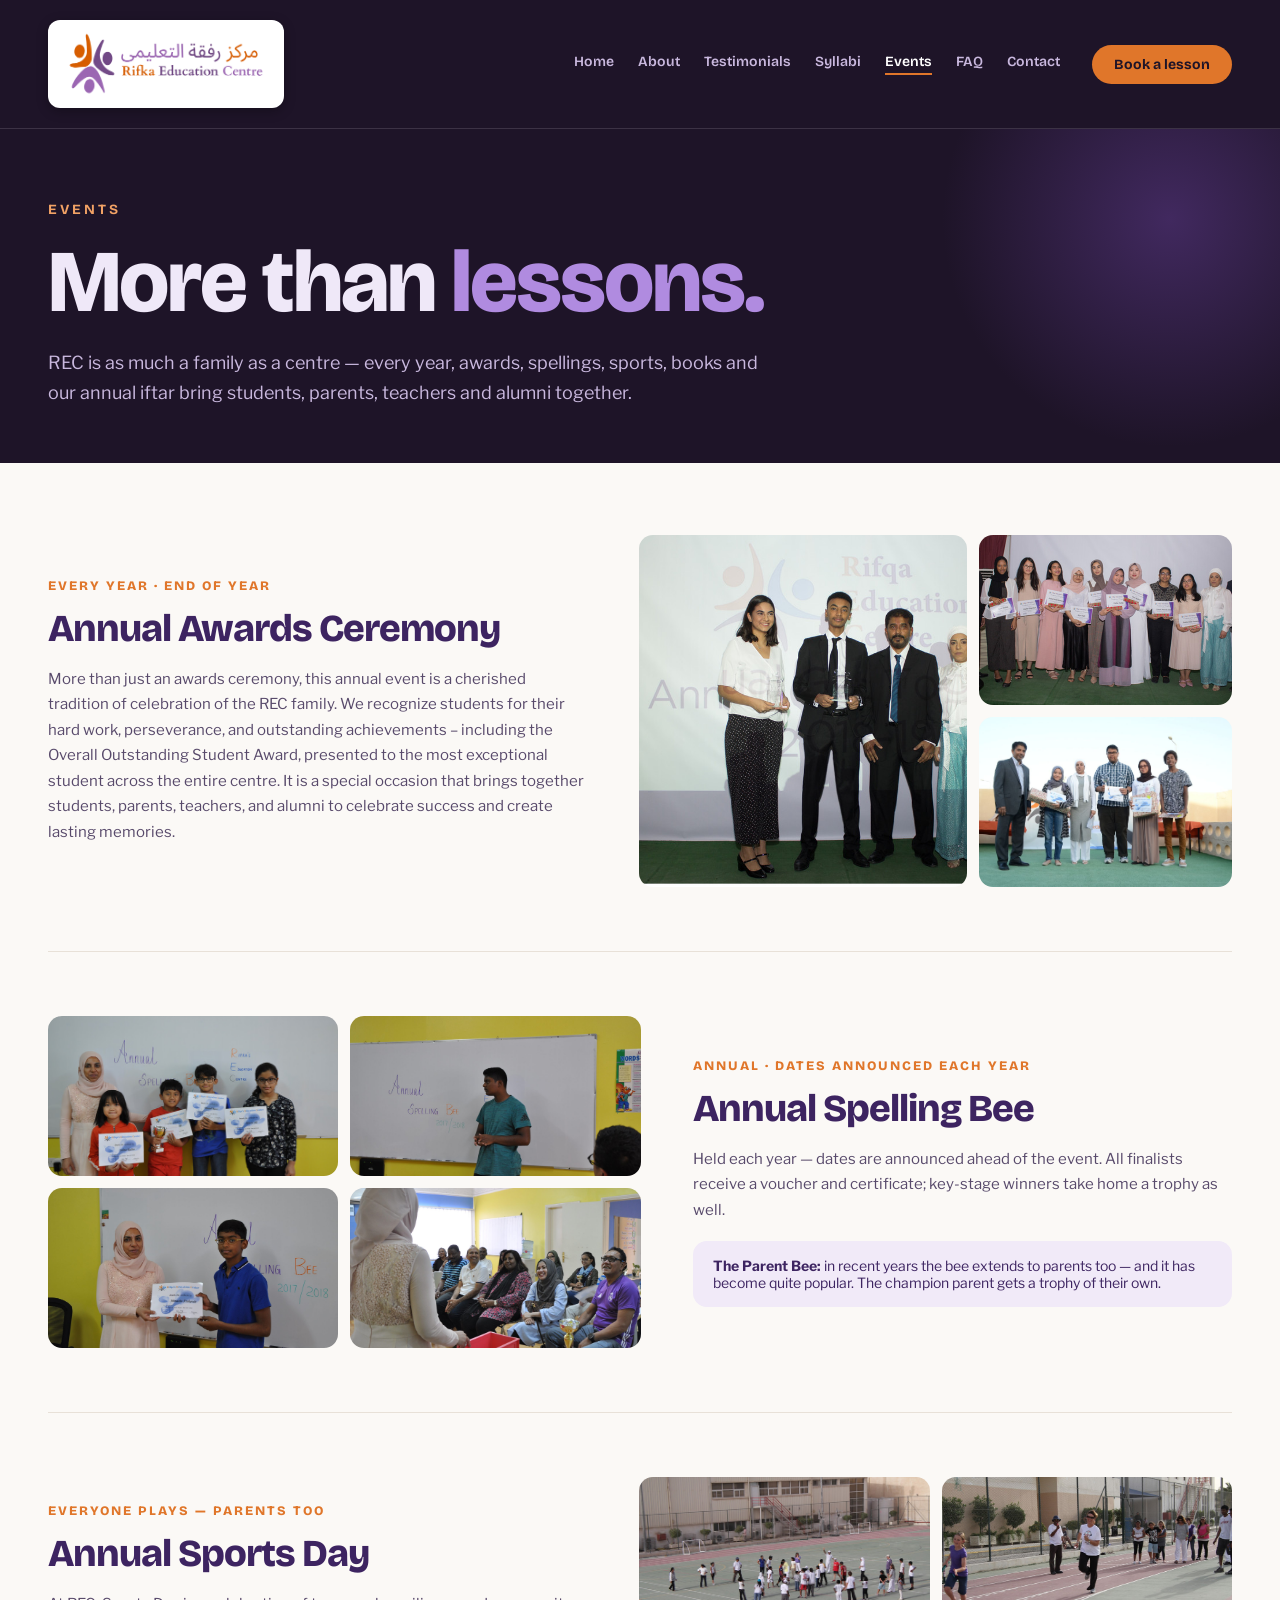
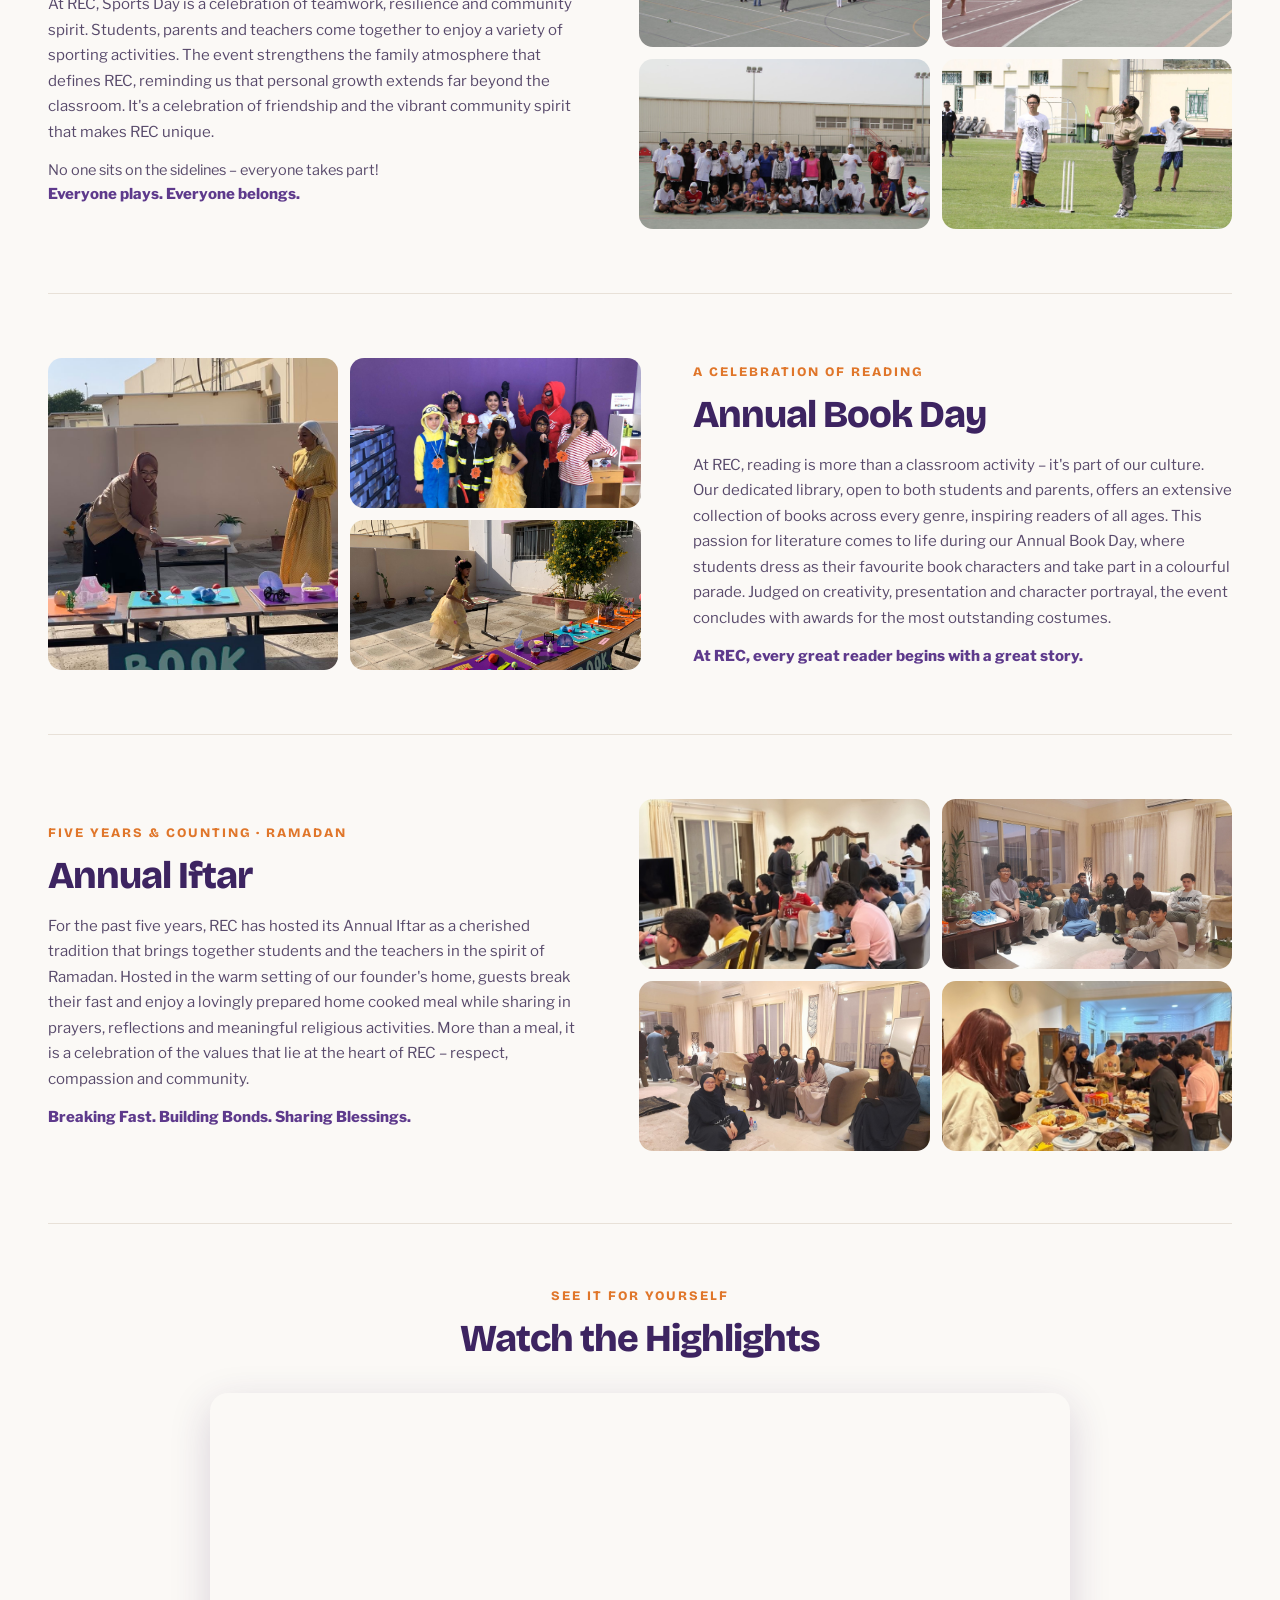
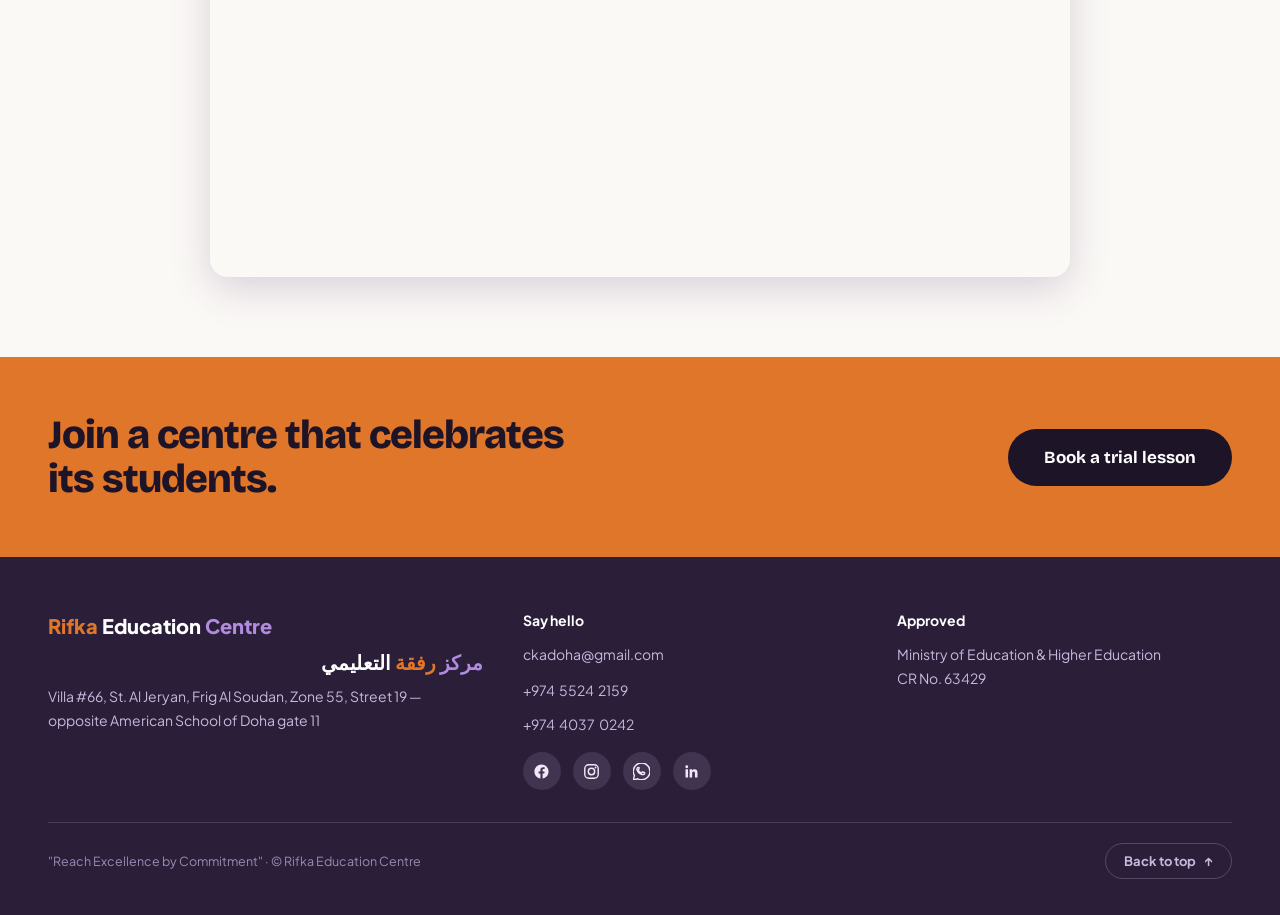
<file: events.html>
<!DOCTYPE html>
<html lang="en">
<head>
<meta charset="utf-8">
<meta name="viewport" content="width=device-width, initial-scale=1">
<title>Events — Rifka Education Centre</title>
<meta name="description" content="More than lessons: REC's Annual Awards Ceremony, Spelling Bee, Sports Day, Book Day and Iftar bring the whole REC family together.">
<link rel="preconnect" href="https://fonts.googleapis.com">
<link href="https://fonts.googleapis.com/css2?family=Libre+Franklin:wght@400;500;600;700&family=Bricolage+Grotesque:opsz,wght@12..96,400;12..96,600;12..96,700;12..96,800&family=Plus+Jakarta+Sans:wght@400;500;600;700;800&display=swap" rel="stylesheet">
<link rel="stylesheet" href="assets/css/style.css?v=20261001">
<link rel="icon" href="assets/images/favicon.ico" sizes="any">
<link rel="icon" href="assets/images/favicon-32.png" type="image/png">
<link rel="apple-touch-icon" href="assets/images/apple-touch-icon.png">
<style>
.btn-trial { background: #1E1428; }
.btn-trial:hover { background: #2A1E38; }
.photo-placeholder {
  background: repeating-linear-gradient(45deg,#EFE8F8,#EFE8F8 12px,#E5DBF2 12px,#E5DBF2 24px);
  display: grid;
  place-items: center;
  text-align: center;
  font-family: ui-monospace, monospace;
  font-size: 12px;
  color: #5E3A8C;
}
</style>
</head>
<body style="background:#1E1428">

<div id="top" style="background:#1E1428;color:#EFE8F8;max-width:1440px;margin:0 auto">

  <!-- navbar -->
  <div class="rec-nav" style="display:flex;align-items:center;gap:32px;padding:20px 48px;border-bottom:1px solid rgba(239,232,248,.14)">
    <a class="rec-brand" href="index.html" style="display:flex;align-items:center;gap:12px;color:#EFE8F8">
      <div style="background:#fff;border-radius:12px;padding:8px 14px;display:grid;place-items:center;box-shadow:0 3px 12px rgba(0,0,0,.28)"><img src="assets/images/logo-full.png" alt="Rifka Education Centre logo" style="height:72px;width:auto;display:block"></div>
    </a>
    <input type="checkbox" id="rec-menu" class="rec-menu-btn" aria-label="Menu">
    <nav class="rec-nav-links" style="display:flex;gap:24px;margin-left:auto;font-size:14px;font-weight:600;color:#C9B8DE">
      <a href="index.html" class="nav-link">Home</a>
      <a href="about.html" class="nav-link">About</a>
      <a href="testimonials.html" class="nav-link">Testimonials</a>
      <a href="syllabi.html" class="nav-link">Syllabi</a>
      <span style="color:#fff;border-bottom:2px solid #E0762A;padding-bottom:3px">Events</span>
      <a href="faq.html" class="nav-link">FAQ</a>
      <a href="contact.html" class="nav-link">Contact</a>
    </nav>
    <a href="register.html" class="btn-book rec-nav-cta" style="color:#1E1428;font-weight:700;font-size:14px;padding:11px 22px;border-radius:100px;cursor:pointer">Book a lesson</a>
  </div>

  <!-- hero -->
  <div class="rec-section rec-pt rec-pb" style="padding:72px 48px 56px;position:relative;overflow:hidden">
    <div class="rec-blob" style="position:absolute;right:-120px;top:-140px;width:460px;height:460px;border-radius:50%;background:radial-gradient(circle,rgba(94,58,140,.55),transparent 70%)"></div>
    <div style="font-size:14px;font-weight:700;letter-spacing:3px;color:#F2A265;text-transform:uppercase;margin-bottom:20px;position:relative">Events</div>
    <h1 class="rec-h1" style="font-size:88px;line-height:1;font-weight:800;margin:0 0 22px;letter-spacing:-2px;max-width:15ch;position:relative">More than <span style="color:#B08BE0">lessons.</span></h1>
    <p style="font-size:18px;line-height:1.65;color:#C9B8DE;margin:0;max-width:60ch;position:relative;font-family:'Libre Franklin',sans-serif">REC is as much a family as a centre — every year, awards, spellings, sports, books and our annual iftar bring students, parents, teachers and alumni together.</p>
  </div>

  <div class="rec-section rec-pt" style="background:#FBF9F6;color:#2A1E38;padding:72px 48px 8px">

    <!-- Awards -->
    <div class="rec-grid-2" style="display:grid;grid-template-columns:1fr 1.1fr;gap:52px;align-items:center;padding-bottom:64px">
      <div>
        <div style="font-size:13px;font-weight:800;letter-spacing:2px;color:#E0762A;text-transform:uppercase;margin-bottom:12px">Every year · end of year</div>
        <h2 class="rec-h2" style="font-size:38px;font-weight:800;letter-spacing:-1px;margin:0 0 16px;color:#3D2461">Annual Awards Ceremony</h2>
        <p style="font-family:'Libre Franklin',sans-serif;font-size:15px;line-height:1.7;color:#584A6B;margin:0">More than just an awards ceremony, this annual event is a cherished tradition of celebration of the REC family. We recognize students for their hard work, perseverance, and outstanding achievements – including the Overall Outstanding Student Award, presented to the most exceptional student across the entire centre. It is a special occasion that brings together students, parents, teachers, and alumni to celebrate success and create lasting memories.</p>
      </div>
      <div class="rec-grid-2 rec-grid-media" style="display:grid;grid-template-columns:1.3fr 1fr;grid-template-rows:170px 170px;gap:12px">
        <img src="assets/images/events-awards1.jpg" alt="Awards ceremony" style="width:100%;height:100%;object-fit:cover;border-radius:14px;grid-row:1/3;display:block">
        <img src="assets/images/events-awards2.jpg" alt="Awards stage" style="width:100%;height:100%;object-fit:cover;border-radius:14px;display:block">
        <img src="assets/images/award-1.jpg" alt="Students receiving award certificates on stage" style="width:100%;height:100%;object-fit:cover;border-radius:14px;display:block">
      </div>
    </div>

    <!-- Spelling Bee -->
    <div class="rec-grid-2" style="display:grid;grid-template-columns:1.1fr 1fr;gap:52px;align-items:center;padding:64px 0;border-top:1px solid #E8E1D8">
      <div class="rec-grid-2 rec-grid-media" style="display:grid;grid-template-columns:1fr 1fr;grid-template-rows:160px 160px;gap:12px">
        <img src="assets/images/events-bee1.jpg" alt="Spelling bee" style="width:100%;height:100%;object-fit:cover;border-radius:14px;display:block">
        <img src="assets/images/events-bee5.jpg" alt="A student spelling at the front of the class at the 2017/18 Annual Spelling Bee" style="width:100%;height:100%;object-fit:cover;border-radius:14px;display:block">
        <img src="assets/images/events-bee3.jpg" alt="Ms Rifqa presenting a Spelling Bee KS3 finals certificate" style="width:100%;height:100%;object-fit:cover;border-radius:14px;display:block">
        <img src="assets/images/events-bee4.jpg" alt="Parents taking part in the Parent Bee, trophy on the table" style="width:100%;height:100%;object-fit:cover;border-radius:14px;display:block">
      </div>
      <div>
        <div style="font-size:13px;font-weight:800;letter-spacing:2px;color:#E0762A;text-transform:uppercase;margin-bottom:12px">Annual · dates announced each year</div>
        <h2 class="rec-h2" style="font-size:38px;font-weight:800;letter-spacing:-1px;margin:0 0 16px;color:#3D2461">Annual Spelling Bee</h2>
        <p style="font-family:'Libre Franklin',sans-serif;font-size:15px;line-height:1.7;color:#584A6B;margin:0 0 18px">Held each year — dates are announced ahead of the event. All finalists receive a voucher and certificate; key-stage winners take home a trophy as well.</p>
        <div style="background:#F1EAF8;border-radius:14px;padding:16px 20px;font-family:'Libre Franklin',sans-serif;font-size:14px;color:#3D2461"><strong>The Parent Bee:</strong> in recent years the bee extends to parents too — and it has become quite popular. The champion parent gets a trophy of their own.</div>
      </div>
    </div>

    <!-- Sports Day -->
    <div class="rec-grid-2" style="display:grid;grid-template-columns:1fr 1.1fr;gap:52px;align-items:center;padding:64px 0;border-top:1px solid #E8E1D8">
      <div>
        <div style="font-size:13px;font-weight:800;letter-spacing:2px;color:#E0762A;text-transform:uppercase;margin-bottom:12px">Everyone plays — parents too</div>
        <h2 class="rec-h2" style="font-size:38px;font-weight:800;letter-spacing:-1px;margin:0 0 16px;color:#3D2461">Annual Sports Day</h2>
        <p style="font-family:'Libre Franklin',sans-serif;font-size:15px;line-height:1.7;color:#584A6B;margin:0 0 16px">At REC, Sports Day is a celebration of teamwork, resilience and community spirit. Students, parents and teachers come together to enjoy a variety of sporting activities. The event strengthens the family atmosphere that defines REC, reminding us that personal growth extends far beyond the classroom. It's a celebration of friendship and the vibrant community spirit that makes REC unique.</p>
        <div style="font-family:'Libre Franklin',sans-serif;font-size:14.5px;color:#584A6B;margin-bottom:6px">No one sits on the sidelines – everyone takes part!</div>
        <div style="font-family:'Libre Franklin',sans-serif;font-size:15px;font-weight:800;color:#5E3A8C">Everyone plays. Everyone belongs.</div>
      </div>
      <div class="rec-grid-2 rec-grid-media" style="display:grid;grid-template-columns:1fr 1fr;grid-template-rows:170px 170px;gap:12px">
        <img src="assets/images/events-sports1.jpg" alt="Sports day" style="width:100%;height:100%;object-fit:cover;border-radius:14px;display:block">
        <img src="assets/images/events-sports2.jpg" alt="Sports day relay" style="width:100%;height:100%;object-fit:cover;border-radius:14px;display:block">
        <img src="assets/images/events-sports3.jpg" alt="Sports day games" style="width:100%;height:100%;object-fit:cover;border-radius:14px;display:block">
        <img src="assets/images/events-sports4.jpg" alt="A cricket match on sports day" style="width:100%;height:100%;object-fit:cover;border-radius:14px;display:block">
      </div>
    </div>

    <!-- Book Day -->
    <div class="rec-grid-2" style="display:grid;grid-template-columns:1.1fr 1fr;gap:52px;align-items:center;padding:64px 0;border-top:1px solid #E8E1D8">
      <div class="rec-grid-2 rec-grid-media" style="display:grid;grid-template-columns:1fr 1fr;grid-template-rows:150px 150px;gap:12px">
        <img src="assets/images/bookday-parents.jpg" alt="Book Day craft exhibits, including the Book Island display" style="width:100%;height:100%;object-fit:cover;border-radius:14px;grid-row:1/3;display:block">
        <img src="assets/images/bookday-costumes-indoor.jpg" alt="Students dressed as their favourite book characters" style="width:100%;height:100%;object-fit:cover;border-radius:14px;display:block">
        <img src="assets/images/bookday-parade.jpg" alt="Student in costume beside the Book Day craft exhibits" style="width:100%;height:100%;object-fit:cover;border-radius:14px;display:block">
      </div>
      <div>
        <div style="font-size:13px;font-weight:800;letter-spacing:2px;color:#E0762A;text-transform:uppercase;margin-bottom:12px">A celebration of reading</div>
        <h2 class="rec-h2" style="font-size:38px;font-weight:800;letter-spacing:-1px;margin:0 0 16px;color:#3D2461">Annual Book Day</h2>
        <p style="font-family:'Libre Franklin',sans-serif;font-size:15px;line-height:1.7;color:#584A6B;margin:0 0 16px">At REC, reading is more than a classroom activity – it's part of our culture. Our dedicated library, open to both students and parents, offers an extensive collection of books across every genre, inspiring readers of all ages. This passion for literature comes to life during our Annual Book Day, where students dress as their favourite book characters and take part in a colourful parade. Judged on creativity, presentation and character portrayal, the event concludes with awards for the most outstanding costumes.</p>
        <div style="font-family:'Libre Franklin',sans-serif;font-size:15px;font-weight:800;color:#5E3A8C">At REC, every great reader begins with a great story.</div>
      </div>
    </div>

    <!-- Iftar -->
    <div class="rec-grid-2" style="display:grid;grid-template-columns:1fr 1.1fr;gap:52px;align-items:center;padding:64px 0 72px;border-top:1px solid #E8E1D8">
      <div>
        <div style="font-size:13px;font-weight:800;letter-spacing:2px;color:#E0762A;text-transform:uppercase;margin-bottom:12px">Five years &amp; counting · Ramadan</div>
        <h2 class="rec-h2" style="font-size:38px;font-weight:800;letter-spacing:-1px;margin:0 0 16px;color:#3D2461">Annual Iftar</h2>
        <p style="font-family:'Libre Franklin',sans-serif;font-size:15px;line-height:1.7;color:#584A6B;margin:0 0 16px">For the past five years, REC has hosted its Annual Iftar as a cherished tradition that brings together students and the teachers in the spirit of Ramadan. Hosted in the warm setting of our founder's home, guests break their fast and enjoy a lovingly prepared home cooked meal while sharing in prayers, reflections and meaningful religious activities. More than a meal, it is a celebration of the values that lie at the heart of REC – respect, compassion and community.</p>
        <div style="font-family:'Libre Franklin',sans-serif;font-size:15px;font-weight:800;color:#5E3A8C">Breaking Fast. Building Bonds. Sharing Blessings.</div>
      </div>
      <div class="rec-grid-2 rec-grid-media" style="display:grid;grid-template-columns:1fr 1fr;grid-template-rows:170px 170px;gap:12px">
        <img src="assets/images/iftaar-1.jpg" alt="REC families gathering for Iftar" style="width:100%;height:100%;object-fit:cover;border-radius:14px;display:block">
        <img src="assets/images/iftaar-2.jpg" alt="REC students together at the annual Iftar" style="width:100%;height:100%;object-fit:cover;border-radius:14px;display:block">
        <img src="assets/images/iftaar-4.jpg" alt="REC students seated together in the founder's home at the annual Iftar" style="width:100%;height:100%;object-fit:cover;border-radius:14px;display:block">
        <img src="assets/images/iftaar-3.jpg" alt="REC Iftar gathering" style="width:100%;height:100%;object-fit:cover;border-radius:14px;display:block">
      </div>
    </div>

    <!-- Watch the Highlights -->
    <div style="padding:64px 0 72px;border-top:1px solid #E8E1D8">
      <div style="text-align:center;max-width:60ch;margin:0 auto 32px">
        <div style="font-size:13px;font-weight:800;letter-spacing:2px;color:#E0762A;text-transform:uppercase;margin-bottom:12px">See it for yourself</div>
        <h2 class="rec-h2" style="font-size:38px;font-weight:800;letter-spacing:-1px;margin:0;color:#3D2461">Watch the Highlights</h2>
      </div>
      <div style="max-width:860px;margin:0 auto;border-radius:18px;overflow:hidden;box-shadow:0 12px 40px rgba(61,36,97,.18);aspect-ratio:16/9">
        <iframe src="https://drive.google.com/file/d/16M84sRjIJ_SHys7l3YT5OpGhNZjtS8gE/preview" width="100%" height="100%" style="border:0;display:block" allow="autoplay" allowfullscreen title="REC events highlights"></iframe>
      </div>
    </div>
  </div>

  <!-- CTA -->
  <div class="rec-section rec-pt rec-pb rec-band" style="background:#E0762A;color:#1E1428;padding:56px 48px;display:flex;justify-content:space-between;align-items:center;gap:40px;flex-wrap:wrap">
    <div style="font-size:40px;font-weight:800;letter-spacing:-1px;max-width:20ch;line-height:1.1">Join a centre that celebrates its students.</div>
    <a href="register.html" class="btn-trial" style="color:#fff;font-weight:700;font-size:17px;padding:18px 36px;border-radius:100px;cursor:pointer;flex:none;display:inline-block">Book a trial lesson</a>
  </div>

  <!-- footer -->
  <div class="rec-section" style="background:#2A1E38;color:#C9B8DE;padding:52px 48px 36px;font-family:'Plus Jakarta Sans',sans-serif">
    <div class="rec-grid-3" style="display:grid;grid-template-columns:1.3fr 1fr 1fr;gap:40px;font-size:14px;line-height:1.7;margin-bottom:32px">
      <div><div style="font-weight:800;font-size:20px;margin-bottom:2px"><span style="color:#E0762A">Rifka</span> <span style="color:#fff">Education</span> <span style="color:#B08BE0">Centre</span></div><div style="font-size:20px;font-weight:800;margin-bottom:6px" dir="rtl" lang="ar"><span style="color:#B08BE0">مركز</span> <span style="color:#E0762A">رفقة</span> <span style="color:#fff">التعليمي</span></div>Villa #66, St. Al Jeryan, Frig Al Soudan, Zone 55, Street 19 — opposite American School of Doha gate 11</div>
      <div><div style="color:#fff;font-weight:700;margin-bottom:10px">Say hello</div><div style="margin-bottom:12px">ckadoha@gmail.com</div><div style="display:flex;flex-direction:column;gap:10px"><span>+974&nbsp;&nbsp;5524&nbsp;&nbsp;2159</span><span>+974&nbsp;&nbsp;4037&nbsp;&nbsp;0242</span></div>
        <div style="display:flex;gap:12px;margin-top:16px">
          <a href="https://www.facebook.com/profile.php?id=100064027362673" target="_blank" rel="noopener" aria-label="Facebook" class="social-icon" style="width:38px;height:38px;border-radius:50%;display:grid;place-items:center"><svg width="17" height="17" viewBox="0 0 24 24" fill="#EFE8F8"><path d="M22 12.06C22 6.5 17.52 2 12 2S2 6.5 2 12.06C2 17.08 5.66 21.24 10.44 22v-7.03H7.9v-2.9h2.54V9.85c0-2.52 1.5-3.9 3.77-3.9 1.09 0 2.23.19 2.23.19v2.47h-1.26c-1.24 0-1.62.77-1.62 1.56v1.88h2.76l-.44 2.9h-2.32V22C18.34 21.24 22 17.08 22 12.06z"/></svg></a>
          <a href="https://instagram.com/RECDoha" target="_blank" rel="noopener" aria-label="Instagram" class="social-icon" style="width:38px;height:38px;border-radius:50%;display:grid;place-items:center"><svg width="17" height="17" viewBox="0 0 24 24" fill="none" stroke="#EFE8F8" stroke-width="2"><rect x="2.5" y="2.5" width="19" height="19" rx="5.5"/><circle cx="12" cy="12" r="4.5"/><circle cx="17.7" cy="6.3" r="1.3" fill="#EFE8F8" stroke="none"/></svg></a>
          <a href="https://wa.me/97455242159" target="_blank" rel="noopener" aria-label="WhatsApp" class="social-icon" style="width:38px;height:38px;border-radius:50%;display:grid;place-items:center"><svg width="17" height="17" viewBox="0 0 24 24" fill="none" stroke="#EFE8F8" stroke-width="2"><path d="M20.5 3.5A11.8 11.8 0 0 0 12.1 0C5.6 0 .3 5.3.3 11.8c0 2.1.6 4.2 1.7 6L.2 24l6.4-1.7a11.8 11.8 0 0 0 5.5 1.4h.1c6.5 0 11.8-5.3 11.8-11.8 0-3.2-1.2-6.2-3.5-8.4Z"/><path d="M8.7 6.8c-.3-.6-.6-.6-.9-.6h-.7c-.2 0-.5.1-.7.4-.2.2-.9.9-.9 2.2s.9 2.6 1 2.8c.1.2 1.8 3 4.6 4.1 2.3.9 2.8.7 3.3.7.5-.1 1.6-.7 1.8-1.3.2-.6.2-1.2.2-1.3-.1-.1-.3-.2-.7-.4s-1.6-.8-1.9-.9c-.3-.1-.5-.1-.7.2-.2.3-.7.9-.8 1.1-.2.2-.3.2-.7.1-.4-.2-1.3-.5-2.4-1.5-.9-.8-1.5-1.8-1.7-2.1-.2-.3 0-.5.1-.7l.5-.6c.2-.2.2-.4.3-.6.1-.2 0-.4-.1-.6Z"/></svg></a>
          <a href="https://www.linkedin.com/in/RECDoha" target="_blank" rel="noopener" aria-label="LinkedIn" class="social-icon" style="width:38px;height:38px;border-radius:50%;display:grid;place-items:center"><svg width="17" height="17" viewBox="0 0 24 24" fill="#EFE8F8"><path d="M20.45 20.45h-3.56v-5.57c0-1.33-.03-3.04-1.85-3.04-1.85 0-2.14 1.45-2.14 2.94v5.67H9.34V8.99h3.42v1.56h.05c.48-.9 1.64-1.85 3.38-1.85 3.61 0 4.28 2.38 4.28 5.48v6.27ZM5.32 7.43a2.07 2.07 0 1 1 0-4.14 2.07 2.07 0 0 1 0 4.14ZM3.54 20.45H7.1V8.99H3.54v11.46Z"/></svg></a>
        </div>
      </div>
      <div><div style="color:#fff;font-weight:700;margin-bottom:10px">Approved</div>Ministry of Education &amp; Higher Education<br>CR No. 63429</div>
    </div>
    <div style="border-top:1px solid rgba(201,184,222,.2);padding-top:20px;display:flex;align-items:center;justify-content:space-between;gap:16px;flex-wrap:wrap"><div style="font-size:12.5px;color:#9B8BB5">"Reach Excellence by Commitment" · © Rifka Education Centre</div><a href="#top" class="rec-to-top">Back to top <span aria-hidden="true">↑</span></a></div>
  </div>

</div>
</body>
</html>
</file>
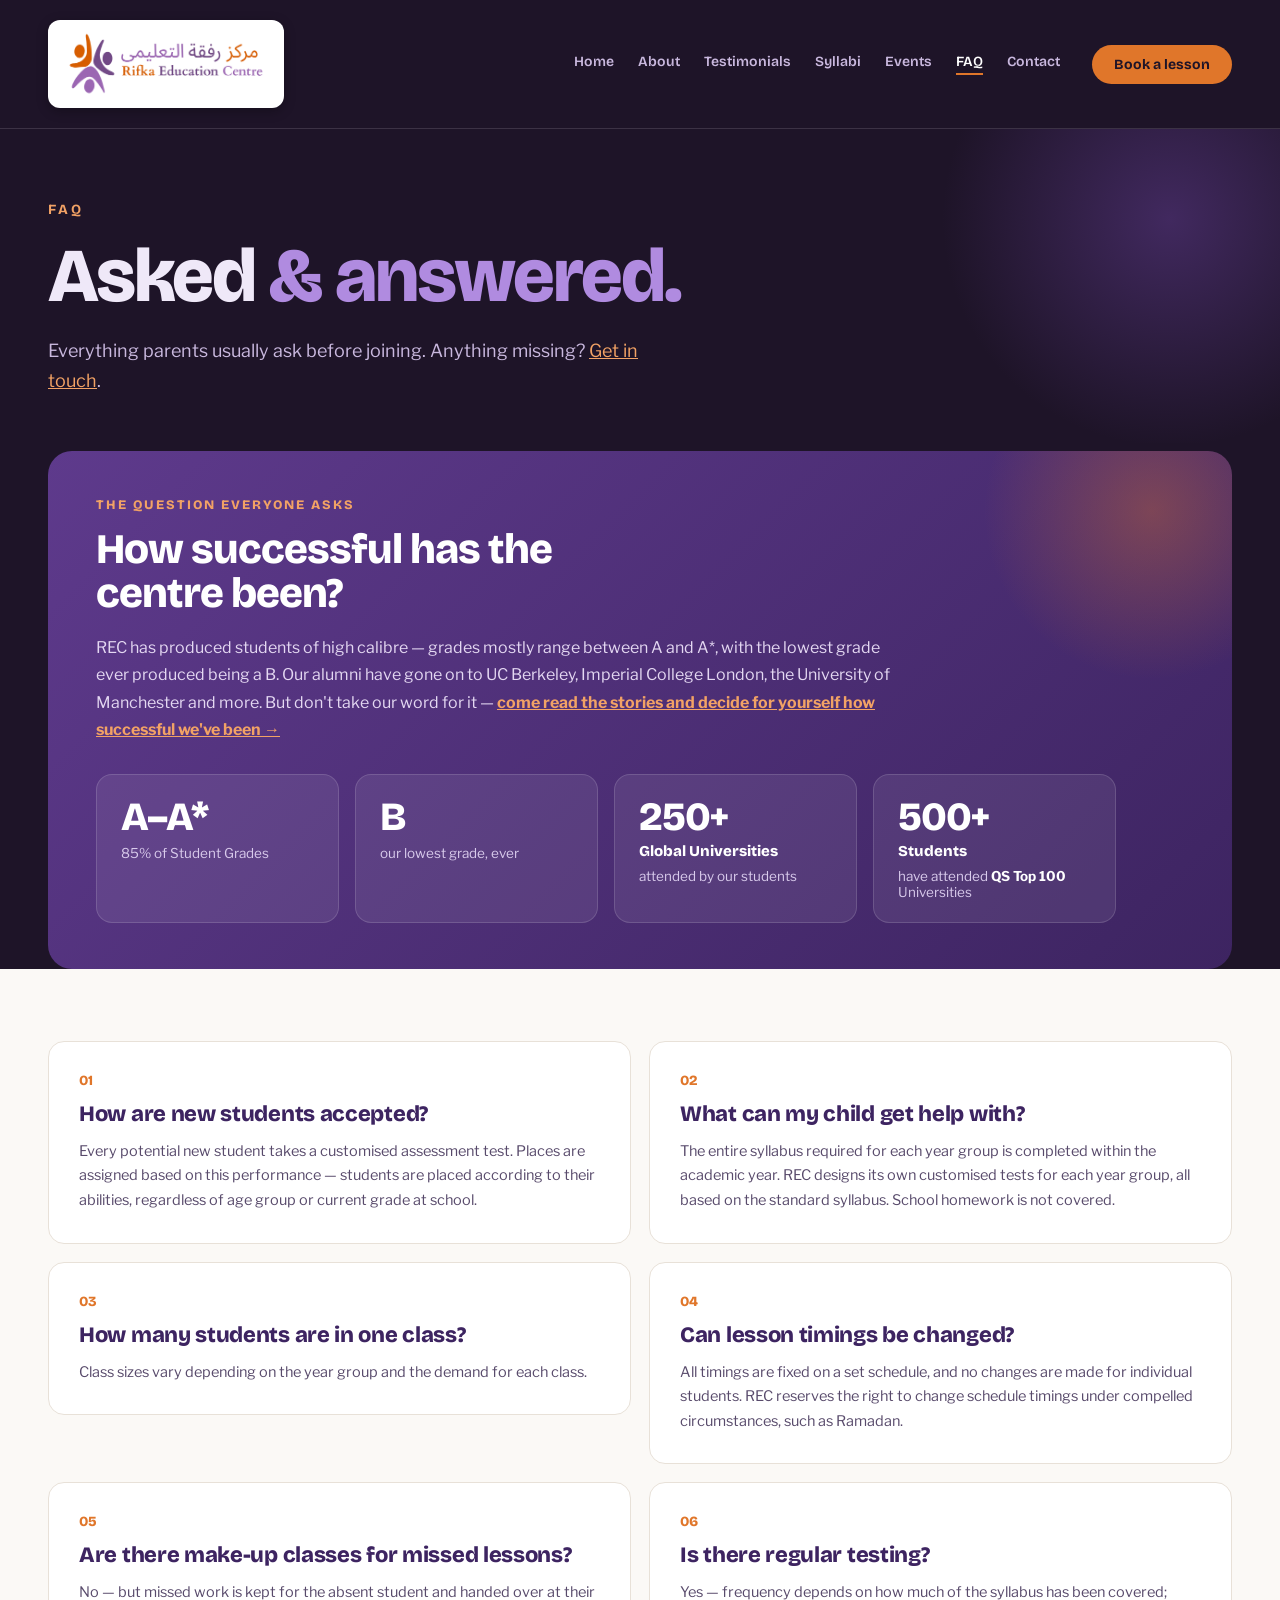
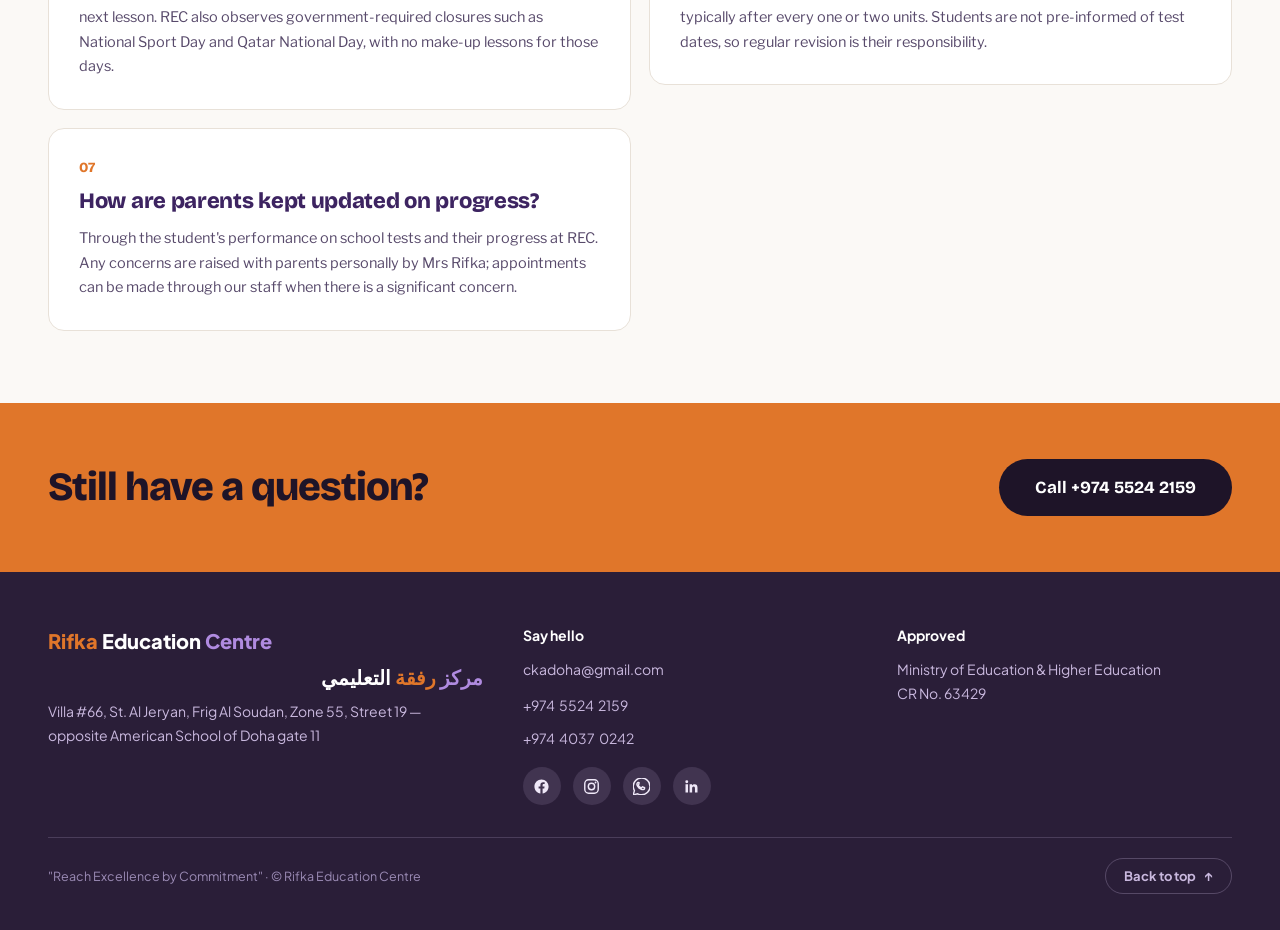
<file: faq.html>
<!DOCTYPE html>
<html lang="en">
<head>
<meta charset="utf-8">
<meta name="viewport" content="width=device-width, initial-scale=1">
<title>FAQ — Rifka Education Centre</title>
<meta name="description" content="Everything parents usually ask before joining REC — admissions, class sizes, lesson timings, testing and more.">
<link rel="preconnect" href="https://fonts.googleapis.com">
<link href="https://fonts.googleapis.com/css2?family=Libre+Franklin:wght@400;500;600;700&family=Bricolage+Grotesque:opsz,wght@12..96,400;12..96,600;12..96,700;12..96,800&family=Plus+Jakarta+Sans:wght@400;500;600;700;800&display=swap" rel="stylesheet">
<link rel="stylesheet" href="assets/css/style.css?v=20261001">
<link rel="icon" href="assets/images/favicon.ico" sizes="any">
<link rel="icon" href="assets/images/favicon-32.png" type="image/png">
<link rel="apple-touch-icon" href="assets/images/apple-touch-icon.png">
<style>
.btn-call { background: #1E1428; }
.btn-call:hover { background: #2A1E38; }
.featured-question:hover { box-shadow: 0 20px 50px rgba(94,58,140,.45); }
.qa-card { border: 1px solid #E8E1D8; }
.qa-card:hover { border-color: #5E3A8C; }
</style>
</head>
<body style="background:#1E1428">

<div id="top" style="background:#1E1428;color:#EFE8F8;max-width:1440px;margin:0 auto">

  <!-- navbar -->
  <div class="rec-nav" style="display:flex;align-items:center;gap:32px;padding:20px 48px;border-bottom:1px solid rgba(239,232,248,.14)">
    <a class="rec-brand" href="index.html" style="display:flex;align-items:center;gap:12px;color:#EFE8F8">
      <div style="background:#fff;border-radius:12px;padding:8px 14px;display:grid;place-items:center;box-shadow:0 3px 12px rgba(0,0,0,.28)"><img src="assets/images/logo-full.png" alt="Rifka Education Centre logo" style="height:72px;width:auto;display:block"></div>
    </a>
    <input type="checkbox" id="rec-menu" class="rec-menu-btn" aria-label="Menu">
    <nav class="rec-nav-links" style="display:flex;gap:24px;margin-left:auto;font-size:14px;font-weight:600;color:#C9B8DE">
      <a href="index.html" class="nav-link">Home</a>
      <a href="about.html" class="nav-link">About</a>
      <a href="testimonials.html" class="nav-link">Testimonials</a>
      <a href="syllabi.html" class="nav-link">Syllabi</a>
      <a href="events.html" class="nav-link">Events</a>
      <span style="color:#fff;border-bottom:2px solid #E0762A;padding-bottom:3px">FAQ</span>
      <a href="contact.html" class="nav-link">Contact</a>
    </nav>
    <a href="register.html" class="btn-book rec-nav-cta" style="color:#1E1428;font-weight:700;font-size:14px;padding:11px 22px;border-radius:100px;cursor:pointer">Book a lesson</a>
  </div>

  <!-- hero -->
  <div class="rec-section rec-pt" style="padding:72px 48px 48px;position:relative;overflow:hidden">
    <div class="rec-blob" style="position:absolute;right:-120px;top:-140px;width:460px;height:460px;border-radius:50%;background:radial-gradient(circle,rgba(94,58,140,.55),transparent 70%)"></div>
    <div style="font-size:14px;font-weight:700;letter-spacing:3px;color:#F2A265;text-transform:uppercase;margin-bottom:20px;position:relative">FAQ</div>
    <h1 class="rec-h1" style="font-size:76px;line-height:1;font-weight:800;margin:0 0 22px;letter-spacing:-2px;max-width:14ch;position:relative">Asked <span style="color:#B08BE0">&amp; answered.</span></h1>
    <p style="font-size:18px;line-height:1.65;color:#C9B8DE;margin:0;max-width:52ch;position:relative;font-family:'Libre Franklin',sans-serif">Everything parents usually ask before joining. Anything missing? <a href="contact.html" style="color:#F2A265;text-decoration:underline">Get in touch</a>.</p>
  </div>

  <!-- featured question -> testimonials -->
  <div class="rec-section" style="padding:8px 48px 0">
    <a href="testimonials.html" class="featured-question rec-section" style="display:block;color:inherit;background:linear-gradient(135deg,#5E3A8C,#3D2461);border-radius:24px;padding:46px 48px;position:relative;overflow:hidden">
      <div style="position:absolute;right:-90px;top:-110px;width:340px;height:340px;border-radius:50%;background:radial-gradient(circle,rgba(224,118,42,.35),transparent 70%)"></div>
      <div style="font-size:13px;font-weight:800;letter-spacing:2px;color:#F2A265;text-transform:uppercase;margin-bottom:14px;position:relative">The question everyone asks</div>
      <h2 class="rec-h2" style="font-size:42px;font-weight:800;letter-spacing:-1px;margin:0 0 18px;color:#fff;max-width:20ch;line-height:1.05;position:relative">How successful has the centre been?</h2>
      <p style="font-family:'Libre Franklin',sans-serif;font-size:16px;line-height:1.72;color:#E4D8F2;max-width:74ch;margin:0 0 30px;position:relative">REC has produced students of high calibre — grades mostly range between A and A*, with the lowest grade ever produced being a B. Our alumni have gone on to UC Berkeley, Imperial College London, the University of Manchester and more. But don't take our word for it — <span style="color:#F2A265;font-weight:700;text-decoration:underline">come read the stories and decide for yourself how successful we've been →</span></p>
      <div class="rec-grid-4" style="display:grid;grid-template-columns:repeat(4,1fr);gap:16px;max-width:1020px;position:relative">
        <div style="background:rgba(255,255,255,.08);border:1px solid rgba(255,255,255,.14);border-radius:16px;padding:22px 24px"><div style="font-size:40px;font-weight:800;letter-spacing:-1px;color:#fff;line-height:1">A–A*</div><div style="font-family:'Libre Franklin',sans-serif;font-size:13.5px;color:#D9CBEC;margin-top:8px">85% of Student Grades</div></div>
        <div style="background:rgba(255,255,255,.08);border:1px solid rgba(255,255,255,.14);border-radius:16px;padding:22px 24px"><div style="font-size:40px;font-weight:800;letter-spacing:-1px;color:#fff;line-height:1">B</div><div style="font-family:'Libre Franklin',sans-serif;font-size:13.5px;color:#D9CBEC;margin-top:8px">our lowest grade, ever</div></div>
        <div style="background:rgba(255,255,255,.08);border:1px solid rgba(255,255,255,.14);border-radius:16px;padding:22px 24px"><div style="font-size:40px;font-weight:800;letter-spacing:-1px;color:#fff;line-height:1">250+</div><div style="font-size:15px;font-weight:800;color:#fff;line-height:1.2;margin-top:5px">Global Universities</div><div style="font-family:'Libre Franklin',sans-serif;font-size:13.5px;color:#D9CBEC;margin-top:8px">attended by our students</div></div>
        <div style="background:rgba(255,255,255,.08);border:1px solid rgba(255,255,255,.14);border-radius:16px;padding:22px 24px"><div style="font-size:40px;font-weight:800;letter-spacing:-1px;color:#fff;line-height:1">500+</div><div style="font-size:15px;font-weight:800;color:#fff;line-height:1.2;margin-top:5px">Students</div><div style="font-family:'Libre Franklin',sans-serif;font-size:13.5px;color:#D9CBEC;margin-top:8px">have attended <strong style="color:#fff;font-weight:700">QS Top 100</strong> Universities</div></div>
      </div>
    </a>
  </div>

  <!-- Q&A grid -->
  <div class="rec-section rec-pt rec-pb" style="background:#FBF9F6;color:#2A1E38;padding:72px 48px">
    <div class="rec-grid-2" style="display:grid;grid-template-columns:1fr 1fr;gap:18px;align-items:start">

      <div class="qa-card" style="background:#fff;border-radius:16px;padding:30px 30px"><div style="font-weight:800;font-size:14px;color:#E0762A;margin-bottom:12px">01</div><h2 style="font-size:22px;font-weight:800;letter-spacing:-.3px;margin:0 0 12px;color:#3D2461">How are new students accepted?</h2><p style="font-family:'Libre Franklin',sans-serif;font-size:14.5px;line-height:1.7;color:#584A6B;margin:0">Every potential new student takes a customised assessment test. Places are assigned based on this performance — students are placed according to their abilities, regardless of age group or current grade at school.</p></div>

      <div class="qa-card" style="background:#fff;border-radius:16px;padding:30px 30px"><div style="font-weight:800;font-size:14px;color:#E0762A;margin-bottom:12px">02</div><h2 style="font-size:22px;font-weight:800;letter-spacing:-.3px;margin:0 0 12px;color:#3D2461">What can my child get help with?</h2><p style="font-family:'Libre Franklin',sans-serif;font-size:14.5px;line-height:1.7;color:#584A6B;margin:0">The entire syllabus required for each year group is completed within the academic year. REC designs its own customised tests for each year group, all based on the standard syllabus. School homework is not covered.</p></div>

      <div class="qa-card" style="background:#fff;border-radius:16px;padding:30px 30px"><div style="font-weight:800;font-size:14px;color:#E0762A;margin-bottom:12px">03</div><h2 style="font-size:22px;font-weight:800;letter-spacing:-.3px;margin:0 0 12px;color:#3D2461">How many students are in one class?</h2><p style="font-family:'Libre Franklin',sans-serif;font-size:14.5px;line-height:1.7;color:#584A6B;margin:0">Class sizes vary depending on the year group and the demand for each class.</p></div>

      <div class="qa-card" style="background:#fff;border-radius:16px;padding:30px 30px"><div style="font-weight:800;font-size:14px;color:#E0762A;margin-bottom:12px">04</div><h2 style="font-size:22px;font-weight:800;letter-spacing:-.3px;margin:0 0 12px;color:#3D2461">Can lesson timings be changed?</h2><p style="font-family:'Libre Franklin',sans-serif;font-size:14.5px;line-height:1.7;color:#584A6B;margin:0">All timings are fixed on a set schedule, and no changes are made for individual students. REC reserves the right to change schedule timings under compelled circumstances, such as Ramadan.</p></div>

      <div class="qa-card" style="background:#fff;border-radius:16px;padding:30px 30px"><div style="font-weight:800;font-size:14px;color:#E0762A;margin-bottom:12px">05</div><h2 style="font-size:22px;font-weight:800;letter-spacing:-.3px;margin:0 0 12px;color:#3D2461">Are there make-up classes for missed lessons?</h2><p style="font-family:'Libre Franklin',sans-serif;font-size:14.5px;line-height:1.7;color:#584A6B;margin:0">No — but missed work is kept for the absent student and handed over at their next lesson. REC also observes government-required closures such as National Sport Day and Qatar National Day, with no make-up lessons for those days.</p></div>

      <div class="qa-card" style="background:#fff;border-radius:16px;padding:30px 30px"><div style="font-weight:800;font-size:14px;color:#E0762A;margin-bottom:12px">06</div><h2 style="font-size:22px;font-weight:800;letter-spacing:-.3px;margin:0 0 12px;color:#3D2461">Is there regular testing?</h2><p style="font-family:'Libre Franklin',sans-serif;font-size:14.5px;line-height:1.7;color:#584A6B;margin:0">Yes — frequency depends on how much of the syllabus has been covered; typically after every one or two units. Students are not pre-informed of test dates, so regular revision is their responsibility.</p></div>

      <div class="qa-card" style="background:#fff;border-radius:16px;padding:30px 30px"><div style="font-weight:800;font-size:14px;color:#E0762A;margin-bottom:12px">07</div><h2 style="font-size:22px;font-weight:800;letter-spacing:-.3px;margin:0 0 12px;color:#3D2461">How are parents kept updated on progress?</h2><p style="font-family:'Libre Franklin',sans-serif;font-size:14.5px;line-height:1.7;color:#584A6B;margin:0">Through the student's performance on school tests and their progress at REC. Any concerns are raised with parents personally by Mrs Rifka; appointments can be made through our staff when there is a significant concern.</p></div>

    </div>
  </div>

  <!-- CTA -->
  <div class="rec-section rec-pt rec-pb rec-band" style="background:#E0762A;color:#1E1428;padding:56px 48px;display:flex;justify-content:space-between;align-items:center;gap:40px;flex-wrap:wrap">
    <div style="font-size:40px;font-weight:800;letter-spacing:-1px;max-width:18ch;line-height:1.1">Still have a question?</div>
    <a href="tel:+97455242159" class="btn-call" style="color:#fff;font-weight:700;font-size:17px;padding:18px 36px;border-radius:100px;cursor:pointer;flex:none;display:inline-block">Call +974 5524 2159</a>
  </div>

  <!-- footer -->
  <div class="rec-section" style="background:#2A1E38;color:#C9B8DE;padding:52px 48px 36px;font-family:'Plus Jakarta Sans',sans-serif">
    <div class="rec-grid-3" style="display:grid;grid-template-columns:1.3fr 1fr 1fr;gap:40px;font-size:14px;line-height:1.7;margin-bottom:32px">
      <div><div style="font-weight:800;font-size:20px;margin-bottom:2px"><span style="color:#E0762A">Rifka</span> <span style="color:#fff">Education</span> <span style="color:#B08BE0">Centre</span></div><div style="font-size:20px;font-weight:800;margin-bottom:6px" dir="rtl" lang="ar"><span style="color:#B08BE0">مركز</span> <span style="color:#E0762A">رفقة</span> <span style="color:#fff">التعليمي</span></div>Villa #66, St. Al Jeryan, Frig Al Soudan, Zone 55, Street 19 — opposite American School of Doha gate 11</div>
      <div><div style="color:#fff;font-weight:700;margin-bottom:10px">Say hello</div><div style="margin-bottom:12px">ckadoha@gmail.com</div><div style="display:flex;flex-direction:column;gap:10px"><span>+974&nbsp;&nbsp;5524&nbsp;&nbsp;2159</span><span>+974&nbsp;&nbsp;4037&nbsp;&nbsp;0242</span></div>
        <div style="display:flex;gap:12px;margin-top:16px">
          <a href="https://www.facebook.com/profile.php?id=100064027362673" target="_blank" rel="noopener" aria-label="Facebook" class="social-icon" style="width:38px;height:38px;border-radius:50%;display:grid;place-items:center"><svg width="17" height="17" viewBox="0 0 24 24" fill="#EFE8F8"><path d="M22 12.06C22 6.5 17.52 2 12 2S2 6.5 2 12.06C2 17.08 5.66 21.24 10.44 22v-7.03H7.9v-2.9h2.54V9.85c0-2.52 1.5-3.9 3.77-3.9 1.09 0 2.23.19 2.23.19v2.47h-1.26c-1.24 0-1.62.77-1.62 1.56v1.88h2.76l-.44 2.9h-2.32V22C18.34 21.24 22 17.08 22 12.06z"/></svg></a>
          <a href="https://instagram.com/RECDoha" target="_blank" rel="noopener" aria-label="Instagram" class="social-icon" style="width:38px;height:38px;border-radius:50%;display:grid;place-items:center"><svg width="17" height="17" viewBox="0 0 24 24" fill="none" stroke="#EFE8F8" stroke-width="2"><rect x="2.5" y="2.5" width="19" height="19" rx="5.5"/><circle cx="12" cy="12" r="4.5"/><circle cx="17.7" cy="6.3" r="1.3" fill="#EFE8F8" stroke="none"/></svg></a>
          <a href="https://wa.me/97455242159" target="_blank" rel="noopener" aria-label="WhatsApp" class="social-icon" style="width:38px;height:38px;border-radius:50%;display:grid;place-items:center"><svg width="17" height="17" viewBox="0 0 24 24" fill="none" stroke="#EFE8F8" stroke-width="2"><path d="M20.5 3.5A11.8 11.8 0 0 0 12.1 0C5.6 0 .3 5.3.3 11.8c0 2.1.6 4.2 1.7 6L.2 24l6.4-1.7a11.8 11.8 0 0 0 5.5 1.4h.1c6.5 0 11.8-5.3 11.8-11.8 0-3.2-1.2-6.2-3.5-8.4Z"/><path d="M8.7 6.8c-.3-.6-.6-.6-.9-.6h-.7c-.2 0-.5.1-.7.4-.2.2-.9.9-.9 2.2s.9 2.6 1 2.8c.1.2 1.8 3 4.6 4.1 2.3.9 2.8.7 3.3.7.5-.1 1.6-.7 1.8-1.3.2-.6.2-1.2.2-1.3-.1-.1-.3-.2-.7-.4s-1.6-.8-1.9-.9c-.3-.1-.5-.1-.7.2-.2.3-.7.9-.8 1.1-.2.2-.3.2-.7.1-.4-.2-1.3-.5-2.4-1.5-.9-.8-1.5-1.8-1.7-2.1-.2-.3 0-.5.1-.7l.5-.6c.2-.2.2-.4.3-.6.1-.2 0-.4-.1-.6Z"/></svg></a>
          <a href="https://www.linkedin.com/in/RECDoha" target="_blank" rel="noopener" aria-label="LinkedIn" class="social-icon" style="width:38px;height:38px;border-radius:50%;display:grid;place-items:center"><svg width="17" height="17" viewBox="0 0 24 24" fill="#EFE8F8"><path d="M20.45 20.45h-3.56v-5.57c0-1.33-.03-3.04-1.85-3.04-1.85 0-2.14 1.45-2.14 2.94v5.67H9.34V8.99h3.42v1.56h.05c.48-.9 1.64-1.85 3.38-1.85 3.61 0 4.28 2.38 4.28 5.48v6.27ZM5.32 7.43a2.07 2.07 0 1 1 0-4.14 2.07 2.07 0 0 1 0 4.14ZM3.54 20.45H7.1V8.99H3.54v11.46Z"/></svg></a>
        </div>
      </div>
      <div><div style="color:#fff;font-weight:700;margin-bottom:10px">Approved</div>Ministry of Education &amp; Higher Education<br>CR No. 63429</div>
    </div>
    <div style="border-top:1px solid rgba(201,184,222,.2);padding-top:20px;display:flex;align-items:center;justify-content:space-between;gap:16px;flex-wrap:wrap"><div style="font-size:12.5px;color:#9B8BB5">"Reach Excellence by Commitment" · © Rifka Education Centre</div><a href="#top" class="rec-to-top">Back to top <span aria-hidden="true">↑</span></a></div>
  </div>

</div>
</body>
</html>
</file>
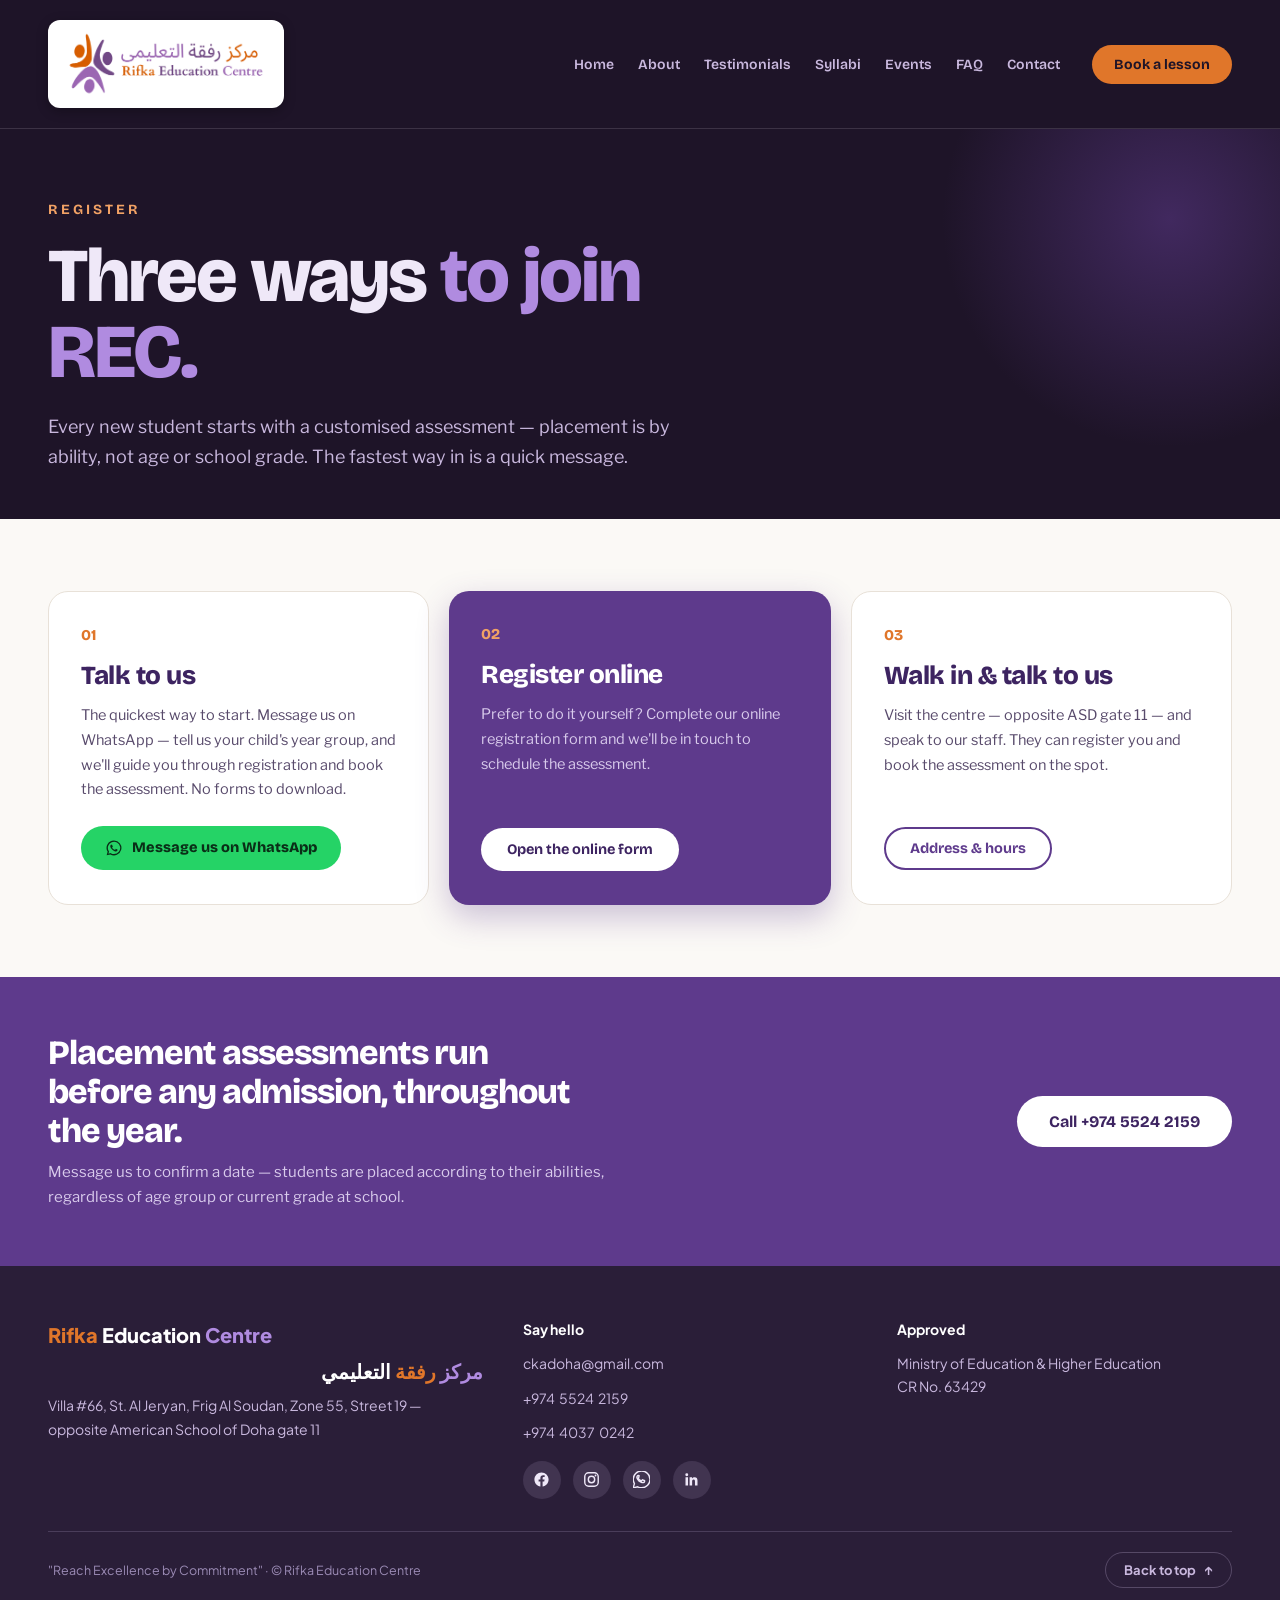
<file: register.html>
<!DOCTYPE html>
<html lang="en">
<head>
<meta charset="utf-8">
<meta name="viewport" content="width=device-width, initial-scale=1">
<title>Register — Rifka Education Centre</title>
<meta name="description" content="Three ways to join REC: message us on WhatsApp, register online, or walk in and talk to us.">
<link rel="preconnect" href="https://fonts.googleapis.com">
<link href="https://fonts.googleapis.com/css2?family=Libre+Franklin:wght@400;500;600;700&family=Bricolage+Grotesque:opsz,wght@12..96,400;12..96,600;12..96,700;12..96,800&family=Plus+Jakarta+Sans:wght@400;500;600;700;800&display=swap" rel="stylesheet">
<link rel="stylesheet" href="assets/css/style.css?v=20261001">
<link rel="icon" href="assets/images/favicon.ico" sizes="any">
<link rel="icon" href="assets/images/favicon-32.png" type="image/png">
<link rel="apple-touch-icon" href="assets/images/apple-touch-icon.png">
<style>
.path-card { border: 1px solid #E8E1D8; }
.path-card:hover { border-color: #5E3A8C; box-shadow: 0 12px 32px rgba(94,58,140,.12); }
.btn-whatsapp { background: #25D366; }
.btn-whatsapp:hover { background: #1EBE5A; }
.btn-online-form { background: #fff; }
.btn-online-form:hover { background: #EFE8F8; }
.btn-walkin { border: 2px solid #5E3A8C; }
.btn-walkin:hover { background: #F1EAF8; }
.btn-assessment-call { background: #fff; }
.btn-assessment-call:hover { background: #EFE8F8; }
</style>
</head>
<body style="background:#1E1428">

<div id="top" style="background:#1E1428;color:#EFE8F8;max-width:1440px;margin:0 auto">

  <!-- navbar -->
  <div class="rec-nav" style="display:flex;align-items:center;gap:32px;padding:20px 48px;border-bottom:1px solid rgba(239,232,248,.14)">
    <a class="rec-brand" href="index.html" style="display:flex;align-items:center;gap:12px;color:#EFE8F8">
      <div style="background:#fff;border-radius:12px;padding:8px 14px;display:grid;place-items:center;box-shadow:0 3px 12px rgba(0,0,0,.28)"><img src="assets/images/logo-full.png" alt="Rifka Education Centre logo" style="height:72px;width:auto;display:block"></div>
    </a>
    <input type="checkbox" id="rec-menu" class="rec-menu-btn" aria-label="Menu">
    <nav class="rec-nav-links" style="display:flex;gap:24px;margin-left:auto;font-size:14px;font-weight:600;color:#C9B8DE">
      <a href="index.html" class="nav-link">Home</a>
      <a href="about.html" class="nav-link">About</a>
      <a href="testimonials.html" class="nav-link">Testimonials</a>
      <a href="syllabi.html" class="nav-link">Syllabi</a>
      <a href="events.html" class="nav-link">Events</a>
      <a href="faq.html" class="nav-link">FAQ</a>
      <a href="contact.html" class="nav-link">Contact</a>
    </nav>
    <a href="register.html" class="btn-book rec-nav-cta" style="color:#1E1428;font-weight:700;font-size:14px;padding:11px 22px;border-radius:100px;cursor:pointer">Book a lesson</a>
  </div>

  <!-- hero -->
  <div class="rec-section rec-pt" style="padding:72px 48px 48px;position:relative;overflow:hidden">
    <div class="rec-blob" style="position:absolute;right:-120px;top:-140px;width:460px;height:460px;border-radius:50%;background:radial-gradient(circle,rgba(94,58,140,.55),transparent 70%)"></div>
    <div style="font-size:14px;font-weight:700;letter-spacing:3px;color:#F2A265;text-transform:uppercase;margin-bottom:20px;position:relative">Register</div>
    <h1 class="rec-h1" style="font-size:76px;line-height:1;font-weight:800;margin:0 0 22px;letter-spacing:-2px;max-width:14ch;position:relative">Three ways <span style="color:#B08BE0">to join REC.</span></h1>
    <p style="font-size:18px;line-height:1.65;color:#C9B8DE;margin:0;max-width:54ch;position:relative;font-family:'Libre Franklin',sans-serif">Every new student starts with a customised assessment — placement is by ability, not age or school grade. The fastest way in is a quick message.</p>
  </div>

  <!-- three paths -->
  <div class="rec-section rec-pt rec-pb" style="background:#FBF9F6;color:#2A1E38;padding:72px 48px">
    <div class="rec-grid-3" style="display:grid;grid-template-columns:repeat(3,1fr);gap:20px;align-items:stretch">
      <div class="path-card" style="background:#fff;border-radius:20px;padding:34px 32px;display:flex;flex-direction:column">
        <div style="font-weight:800;font-size:15px;color:#E0762A;margin-bottom:16px">01</div>
        <h2 style="font-size:26px;font-weight:800;letter-spacing:-.5px;margin:0 0 12px;color:#3D2461">Talk to us</h2>
        <p style="font-family:'Libre Franklin',sans-serif;font-size:14.5px;line-height:1.7;color:#584A6B;margin:0 0 24px;flex:1">The quickest way to start. Message us on WhatsApp — tell us your child's year group, and we'll guide you through registration and book the assessment. No forms to download.</p>
        <a href="https://wa.me/97455242159?text=Hi%20REC%2C%20I%27d%20like%20to%20register%20my%20child%20and%20book%20an%20assessment." target="_blank" rel="noopener" class="btn-whatsapp" style="align-self:flex-start;display:inline-flex;align-items:center;gap:9px;color:#0A2E17;font-weight:800;font-size:14.5px;padding:13px 24px;border-radius:100px"><svg width="18" height="18" viewBox="0 0 24 24" fill="#0A2E17"><path d="M12 2a9.9 9.9 0 0 0-8.5 15l-1.3 4.8 4.9-1.3A9.9 9.9 0 1 0 12 2Zm0 18.1a8.2 8.2 0 0 1-4.2-1.2l-.3-.2-2.9.8.8-2.8-.2-.3a8.2 8.2 0 1 1 6.8 3.7Zm4.5-6.1c-.2-.1-1.4-.7-1.7-.8s-.4-.1-.5.1-.6.8-.8 1-.3.2-.5.1a6.7 6.7 0 0 1-2-1.2 7.4 7.4 0 0 1-1.4-1.7c-.1-.2 0-.4.1-.5l.4-.4.2-.4a.5.5 0 0 0 0-.4l-.8-1.9c-.2-.5-.4-.4-.5-.4h-.5a.9.9 0 0 0-.6.3 2.7 2.7 0 0 0-.9 2 4.7 4.7 0 0 0 1 2.5 10.7 10.7 0 0 0 4.1 3.6c2.4 1 2.4.6 2.9.6a2.4 2.4 0 0 0 1.6-1.1 2 2 0 0 0 .1-1.1c0-.1-.2-.2-.4-.3Z"/></svg>Message us on WhatsApp</a>
      </div>
      <div style="background:#5E3A8C;color:#fff;border-radius:20px;padding:34px 32px;display:flex;flex-direction:column;box-shadow:0 12px 32px rgba(94,58,140,.3)">
        <div style="font-weight:800;font-size:15px;color:#F2A265;margin-bottom:16px">02</div>
        <h2 style="font-size:26px;font-weight:800;letter-spacing:-.5px;margin:0 0 12px">Register online</h2>
        <p style="font-family:'Libre Franklin',sans-serif;font-size:14.5px;line-height:1.7;color:#D9CBEC;margin:0 0 24px;flex:1">Prefer to do it yourself? Complete our online registration form and we'll be in touch to schedule the assessment.</p>
        <a href="https://docs.google.com/forms/d/e/1FAIpQLSePulaCm2oD33SymAqujMh4aSgS0siDr8T6ecSRGvC-8a96vg/viewform?hl=en" target="_blank" rel="noopener" class="btn-online-form" style="align-self:flex-start;color:#3D2461;font-weight:700;font-size:14.5px;padding:13px 26px;border-radius:100px">Open the online form</a>
      </div>
      <div class="path-card" style="background:#fff;border-radius:20px;padding:34px 32px;display:flex;flex-direction:column">
        <div style="font-weight:800;font-size:15px;color:#E0762A;margin-bottom:16px">03</div>
        <h2 style="font-size:26px;font-weight:800;letter-spacing:-.5px;margin:0 0 12px;color:#3D2461">Walk in &amp; talk to us</h2>
        <p style="font-family:'Libre Franklin',sans-serif;font-size:14.5px;line-height:1.7;color:#584A6B;margin:0 0 24px;flex:1">Visit the centre — opposite ASD gate 11 — and speak to our staff. They can register you and book the assessment on the spot.</p>
        <a href="contact.html" class="btn-walkin" style="align-self:flex-start;color:#5E3A8C;font-weight:700;font-size:14.5px;padding:11px 24px;border-radius:100px">Address &amp; hours</a>
      </div>
    </div>
  </div>

  <!-- assessment band -->
  <div class="rec-section rec-pt rec-pb" style="background:#5E3A8C;color:#fff;padding:56px 48px">
    <div class="rec-band" style="display:flex;justify-content:space-between;align-items:center;gap:40px;flex-wrap:wrap">
      <div>
        <h2 class="rec-h2" style="font-size:34px;font-weight:800;letter-spacing:-1px;margin:0 0 10px;max-width:24ch;line-height:1.15">Placement assessments run before any admission, throughout the year.</h2>
        <p style="font-family:'Libre Franklin',sans-serif;font-size:15px;line-height:1.65;color:#D9CBEC;margin:0;max-width:60ch">Message us to confirm a date — students are placed according to their abilities, regardless of age group or current grade at school.</p>
      </div>
      <a href="tel:+97455242159" class="btn-assessment-call" style="color:#3D2461;font-weight:700;font-size:16px;padding:16px 32px;border-radius:100px;flex:none;display:inline-block">Call +974 5524 2159</a>
    </div>
  </div>

  <!-- footer -->
  <div class="rec-section" style="background:#2A1E38;color:#C9B8DE;padding:52px 48px 36px;font-family:'Plus Jakarta Sans',sans-serif">
    <div class="rec-grid-3" style="display:grid;grid-template-columns:1.3fr 1fr 1fr;gap:40px;font-size:14px;line-height:1.7;margin-bottom:32px">
      <div><div style="font-weight:800;font-size:20px;margin-bottom:2px"><span style="color:#E0762A">Rifka</span> <span style="color:#fff">Education</span> <span style="color:#B08BE0">Centre</span></div><div style="font-size:20px;font-weight:800;margin-bottom:6px" dir="rtl" lang="ar"><span style="color:#B08BE0">مركز</span> <span style="color:#E0762A">رفقة</span> <span style="color:#fff">التعليمي</span></div>Villa #66, St. Al Jeryan, Frig Al Soudan, Zone 55, Street 19 — opposite American School of Doha gate 11</div>
      <div><div style="color:#fff;font-weight:700;margin-bottom:10px">Say hello</div><div style="margin-bottom:12px">ckadoha@gmail.com</div><div style="display:flex;flex-direction:column;gap:10px"><span>+974&nbsp;&nbsp;5524&nbsp;&nbsp;2159</span><span>+974&nbsp;&nbsp;4037&nbsp;&nbsp;0242</span></div>
        <div style="display:flex;gap:12px;margin-top:16px">
          <a href="https://www.facebook.com/profile.php?id=100064027362673" target="_blank" rel="noopener" aria-label="Facebook" class="social-icon" style="width:38px;height:38px;border-radius:50%;display:grid;place-items:center"><svg width="17" height="17" viewBox="0 0 24 24" fill="#EFE8F8"><path d="M22 12.06C22 6.5 17.52 2 12 2S2 6.5 2 12.06C2 17.08 5.66 21.24 10.44 22v-7.03H7.9v-2.9h2.54V9.85c0-2.52 1.5-3.9 3.77-3.9 1.09 0 2.23.19 2.23.19v2.47h-1.26c-1.24 0-1.62.77-1.62 1.56v1.88h2.76l-.44 2.9h-2.32V22C18.34 21.24 22 17.08 22 12.06z"/></svg></a>
          <a href="https://instagram.com/RECDoha" target="_blank" rel="noopener" aria-label="Instagram" class="social-icon" style="width:38px;height:38px;border-radius:50%;display:grid;place-items:center"><svg width="17" height="17" viewBox="0 0 24 24" fill="none" stroke="#EFE8F8" stroke-width="2"><rect x="2.5" y="2.5" width="19" height="19" rx="5.5"/><circle cx="12" cy="12" r="4.5"/><circle cx="17.7" cy="6.3" r="1.3" fill="#EFE8F8" stroke="none"/></svg></a>
          <a href="https://wa.me/97455242159" target="_blank" rel="noopener" aria-label="WhatsApp" class="social-icon" style="width:38px;height:38px;border-radius:50%;display:grid;place-items:center"><svg width="17" height="17" viewBox="0 0 24 24" fill="none" stroke="#EFE8F8" stroke-width="2"><path d="M20.5 3.5A11.8 11.8 0 0 0 12.1 0C5.6 0 .3 5.3.3 11.8c0 2.1.6 4.2 1.7 6L.2 24l6.4-1.7a11.8 11.8 0 0 0 5.5 1.4h.1c6.5 0 11.8-5.3 11.8-11.8 0-3.2-1.2-6.2-3.5-8.4Z"/><path d="M8.7 6.8c-.3-.6-.6-.6-.9-.6h-.7c-.2 0-.5.1-.7.4-.2.2-.9.9-.9 2.2s.9 2.6 1 2.8c.1.2 1.8 3 4.6 4.1 2.3.9 2.8.7 3.3.7.5-.1 1.6-.7 1.8-1.3.2-.6.2-1.2.2-1.3-.1-.1-.3-.2-.7-.4s-1.6-.8-1.9-.9c-.3-.1-.5-.1-.7.2-.2.3-.7.9-.8 1.1-.2.2-.3.2-.7.1-.4-.2-1.3-.5-2.4-1.5-.9-.8-1.5-1.8-1.7-2.1-.2-.3 0-.5.1-.7l.5-.6c.2-.2.2-.4.3-.6.1-.2 0-.4-.1-.6Z"/></svg></a>
          <a href="https://www.linkedin.com/in/RECDoha" target="_blank" rel="noopener" aria-label="LinkedIn" class="social-icon" style="width:38px;height:38px;border-radius:50%;display:grid;place-items:center"><svg width="17" height="17" viewBox="0 0 24 24" fill="#EFE8F8"><path d="M20.45 20.45h-3.56v-5.57c0-1.33-.03-3.04-1.85-3.04-1.85 0-2.14 1.45-2.14 2.94v5.67H9.34V8.99h3.42v1.56h.05c.48-.9 1.64-1.85 3.38-1.85 3.61 0 4.28 2.38 4.28 5.48v6.27ZM5.32 7.43a2.07 2.07 0 1 1 0-4.14 2.07 2.07 0 0 1 0 4.14ZM3.54 20.45H7.1V8.99H3.54v11.46Z"/></svg></a>
        </div>
      </div>
      <div><div style="color:#fff;font-weight:700;margin-bottom:10px">Approved</div>Ministry of Education &amp; Higher Education<br>CR No. 63429</div>
    </div>
    <div style="border-top:1px solid rgba(201,184,222,.2);padding-top:20px;display:flex;align-items:center;justify-content:space-between;gap:16px;flex-wrap:wrap"><div style="font-size:12.5px;color:#9B8BB5">"Reach Excellence by Commitment" · © Rifka Education Centre</div><a href="#top" class="rec-to-top">Back to top <span aria-hidden="true">↑</span></a></div>
  </div>

</div>
</body>
</html>
</file>
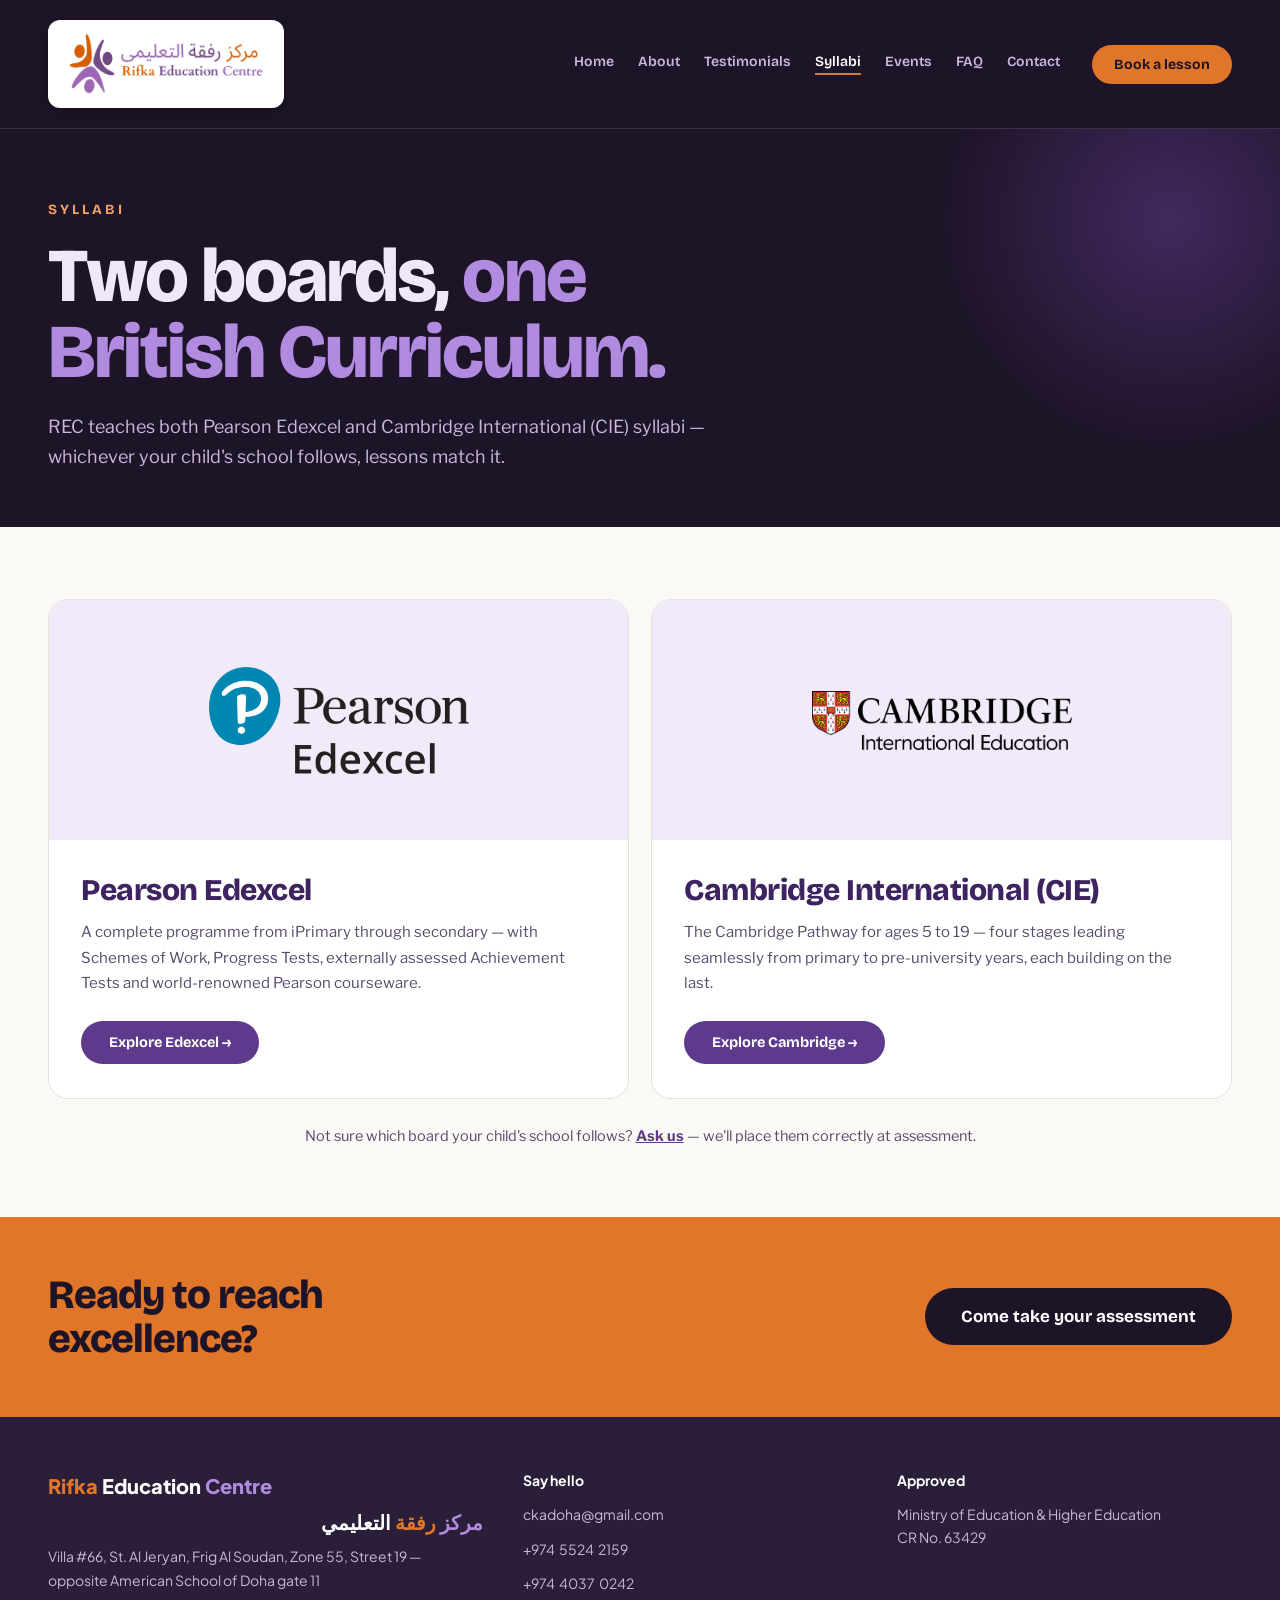
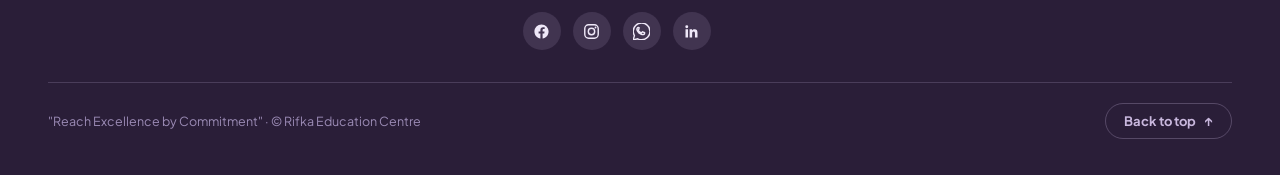
<file: syllabi.html>
<!DOCTYPE html>
<html lang="en">
<head>
<meta charset="utf-8">
<meta name="viewport" content="width=device-width, initial-scale=1">
<title>Syllabi — Rifka Education Centre</title>
<meta name="description" content="REC teaches both Pearson Edexcel and Cambridge International (CIE) syllabi — whichever your child's school follows, lessons match it.">
<link rel="preconnect" href="https://fonts.googleapis.com">
<link href="https://fonts.googleapis.com/css2?family=Libre+Franklin:wght@400;500;600;700&family=Bricolage+Grotesque:opsz,wght@12..96,400;12..96,600;12..96,700;12..96,800&family=Plus+Jakarta+Sans:wght@400;500;600;700;800&display=swap" rel="stylesheet">
<link rel="stylesheet" href="assets/css/style.css?v=20261001">
<link rel="icon" href="assets/images/favicon.ico" sizes="any">
<link rel="icon" href="assets/images/favicon-32.png" type="image/png">
<link rel="apple-touch-icon" href="assets/images/apple-touch-icon.png">
<style>
.board-card { border: 1px solid #E8E1D8; }
.board-card:hover { border-color: #5E3A8C; box-shadow: 0 12px 32px rgba(94,58,140,.12); }
.btn-explore { background: #5E3A8C; }
.btn-explore:hover { background: #3D2461; }
.btn-assessment { background: #1E1428; }
.btn-assessment:hover { background: #2A1E38; }
</style>
</head>
<body style="background:#1E1428">

<div id="top" style="background:#1E1428;color:#EFE8F8;max-width:1440px;margin:0 auto">

  <!-- navbar -->
  <div class="rec-nav" style="display:flex;align-items:center;gap:32px;padding:20px 48px;border-bottom:1px solid rgba(239,232,248,.14)">
    <a class="rec-brand" href="index.html" style="display:flex;align-items:center;gap:12px;color:#EFE8F8">
      <div style="background:#fff;border-radius:12px;padding:8px 14px;display:grid;place-items:center;box-shadow:0 3px 12px rgba(0,0,0,.28)"><img src="assets/images/logo-full.png" alt="Rifka Education Centre logo" style="height:72px;width:auto;display:block"></div>
    </a>
    <input type="checkbox" id="rec-menu" class="rec-menu-btn" aria-label="Menu">
    <nav class="rec-nav-links" style="display:flex;gap:24px;margin-left:auto;font-size:14px;font-weight:600;color:#C9B8DE">
      <a href="index.html" class="nav-link">Home</a>
      <a href="about.html" class="nav-link">About</a>
      <a href="testimonials.html" class="nav-link">Testimonials</a>
      <span style="color:#fff;border-bottom:2px solid #E0762A;padding-bottom:3px">Syllabi</span>
      <a href="events.html" class="nav-link">Events</a>
      <a href="faq.html" class="nav-link">FAQ</a>
      <a href="contact.html" class="nav-link">Contact</a>
    </nav>
    <a href="register.html" class="btn-book rec-nav-cta" style="color:#1E1428;font-weight:700;font-size:14px;padding:11px 22px;border-radius:100px;cursor:pointer">Book a lesson</a>
  </div>

  <!-- hero -->
  <div class="rec-section rec-pt rec-pb" style="padding:72px 48px 56px;position:relative;overflow:hidden">
    <div class="rec-blob" style="position:absolute;right:-120px;top:-140px;width:460px;height:460px;border-radius:50%;background:radial-gradient(circle,rgba(94,58,140,.55),transparent 70%)"></div>
    <div style="font-size:14px;font-weight:700;letter-spacing:3px;color:#F2A265;text-transform:uppercase;margin-bottom:20px;position:relative">Syllabi</div>
    <h1 class="rec-h1" style="font-size:76px;line-height:1;font-weight:800;margin:0 0 22px;letter-spacing:-2px;max-width:16ch;position:relative">Two boards, <span style="color:#B08BE0">one British Curriculum.</span></h1>
    <p style="font-size:18px;line-height:1.65;color:#C9B8DE;margin:0;max-width:58ch;position:relative;font-family:'Libre Franklin',sans-serif">REC teaches both Pearson Edexcel and Cambridge International (CIE) syllabi — whichever your child's school follows, lessons match it.</p>
  </div>

  <!-- two boards -->
  <div class="rec-section rec-pt rec-pb" style="background:#FBF9F6;color:#2A1E38;padding:72px 48px">
    <div class="rec-grid-2" style="display:grid;grid-template-columns:1fr 1fr;gap:22px;align-items:stretch">
      <div class="board-card" style="background:#fff;border-radius:20px;overflow:hidden;display:flex;flex-direction:column">
        <div style="background:#F1EAF8;height:240px;padding:32px;display:grid;place-items:center"><img src="assets/images/edexcel-logo.png" alt="Pearson Edexcel logo" style="width:100%;max-width:260px;height:auto;display:block"></div>
        <div style="padding:32px 32px 34px;display:flex;flex-direction:column;flex:1">
          <h2 class="rec-h2" style="font-size:30px;font-weight:800;letter-spacing:-.5px;margin:0 0 12px;color:#3D2461">Pearson Edexcel</h2>
          <p style="font-family:'Libre Franklin',sans-serif;font-size:15px;line-height:1.7;color:#584A6B;margin:0 0 24px;flex:1">A complete programme from iPrimary through secondary — with Schemes of Work, Progress Tests, externally assessed Achievement Tests and world-renowned Pearson courseware.</p>
          <a href="edexcel.html" class="btn-explore" style="align-self:flex-start;color:#fff;font-weight:700;font-size:14.5px;padding:13px 28px;border-radius:100px">Explore Edexcel →</a>
        </div>
      </div>
      <div class="board-card" style="background:#fff;border-radius:20px;overflow:hidden;display:flex;flex-direction:column">
        <div style="background:#F1EAF8;height:240px;padding:32px;display:grid;place-items:center"><img src="assets/images/cambridge-logo.png" alt="Cambridge International Education logo" style="width:100%;max-width:260px;height:auto;display:block"></div>
        <div style="padding:32px 32px 34px;display:flex;flex-direction:column;flex:1">
          <h2 class="rec-h2" style="font-size:30px;font-weight:800;letter-spacing:-.5px;margin:0 0 12px;color:#3D2461">Cambridge International (CIE)</h2>
          <p style="font-family:'Libre Franklin',sans-serif;font-size:15px;line-height:1.7;color:#584A6B;margin:0 0 24px;flex:1">The Cambridge Pathway for ages 5 to 19 — four stages leading seamlessly from primary to pre-university years, each building on the last.</p>
          <a href="cambridge.html" class="btn-explore" style="align-self:flex-start;color:#fff;font-weight:700;font-size:14.5px;padding:13px 28px;border-radius:100px">Explore Cambridge →</a>
        </div>
      </div>
    </div>
    <p style="font-family:'Libre Franklin',sans-serif;font-size:14.5px;color:#584A6B;margin:28px 0 0;text-align:center">Not sure which board your child's school follows? <a href="contact.html" class="link-hover" style="color:#5E3A8C;font-weight:700;text-decoration:underline">Ask us</a> — we'll place them correctly at assessment.</p>
  </div>

  <!-- CTA -->
  <div class="rec-section rec-pt rec-pb rec-band" style="background:#E0762A;color:#1E1428;padding:56px 48px;display:flex;justify-content:space-between;align-items:center;gap:40px;flex-wrap:wrap">
    <div style="font-size:40px;font-weight:800;letter-spacing:-1px;max-width:18ch;line-height:1.1">Ready to reach excellence?</div>
    <a href="register.html" class="btn-assessment" style="color:#fff;font-weight:700;font-size:17px;padding:18px 36px;border-radius:100px;cursor:pointer;flex:none;display:inline-block">Come take your assessment</a>
  </div>

  <!-- footer -->
  <div class="rec-section" style="background:#2A1E38;color:#C9B8DE;padding:52px 48px 36px;font-family:'Plus Jakarta Sans',sans-serif">
    <div class="rec-grid-3" style="display:grid;grid-template-columns:1.3fr 1fr 1fr;gap:40px;font-size:14px;line-height:1.7;margin-bottom:32px">
      <div><div style="font-weight:800;font-size:20px;margin-bottom:2px"><span style="color:#E0762A">Rifka</span> <span style="color:#fff">Education</span> <span style="color:#B08BE0">Centre</span></div><div style="font-size:20px;font-weight:800;margin-bottom:6px" dir="rtl" lang="ar"><span style="color:#B08BE0">مركز</span> <span style="color:#E0762A">رفقة</span> <span style="color:#fff">التعليمي</span></div>Villa #66, St. Al Jeryan, Frig Al Soudan, Zone 55, Street 19 — opposite American School of Doha gate 11</div>
      <div><div style="color:#fff;font-weight:700;margin-bottom:10px">Say hello</div><div style="margin-bottom:12px">ckadoha@gmail.com</div><div style="display:flex;flex-direction:column;gap:10px"><span>+974&nbsp;&nbsp;5524&nbsp;&nbsp;2159</span><span>+974&nbsp;&nbsp;4037&nbsp;&nbsp;0242</span></div>
        <div style="display:flex;gap:12px;margin-top:16px">
          <a href="https://www.facebook.com/profile.php?id=100064027362673" target="_blank" rel="noopener" aria-label="Facebook" class="social-icon" style="width:38px;height:38px;border-radius:50%;display:grid;place-items:center"><svg width="17" height="17" viewBox="0 0 24 24" fill="#EFE8F8"><path d="M22 12.06C22 6.5 17.52 2 12 2S2 6.5 2 12.06C2 17.08 5.66 21.24 10.44 22v-7.03H7.9v-2.9h2.54V9.85c0-2.52 1.5-3.9 3.77-3.9 1.09 0 2.23.19 2.23.19v2.47h-1.26c-1.24 0-1.62.77-1.62 1.56v1.88h2.76l-.44 2.9h-2.32V22C18.34 21.24 22 17.08 22 12.06z"/></svg></a>
          <a href="https://instagram.com/RECDoha" target="_blank" rel="noopener" aria-label="Instagram" class="social-icon" style="width:38px;height:38px;border-radius:50%;display:grid;place-items:center"><svg width="17" height="17" viewBox="0 0 24 24" fill="none" stroke="#EFE8F8" stroke-width="2"><rect x="2.5" y="2.5" width="19" height="19" rx="5.5"/><circle cx="12" cy="12" r="4.5"/><circle cx="17.7" cy="6.3" r="1.3" fill="#EFE8F8" stroke="none"/></svg></a>
          <a href="https://wa.me/97455242159" target="_blank" rel="noopener" aria-label="WhatsApp" class="social-icon" style="width:38px;height:38px;border-radius:50%;display:grid;place-items:center"><svg width="17" height="17" viewBox="0 0 24 24" fill="none" stroke="#EFE8F8" stroke-width="2"><path d="M20.5 3.5A11.8 11.8 0 0 0 12.1 0C5.6 0 .3 5.3.3 11.8c0 2.1.6 4.2 1.7 6L.2 24l6.4-1.7a11.8 11.8 0 0 0 5.5 1.4h.1c6.5 0 11.8-5.3 11.8-11.8 0-3.2-1.2-6.2-3.5-8.4Z"/><path d="M8.7 6.8c-.3-.6-.6-.6-.9-.6h-.7c-.2 0-.5.1-.7.4-.2.2-.9.9-.9 2.2s.9 2.6 1 2.8c.1.2 1.8 3 4.6 4.1 2.3.9 2.8.7 3.3.7.5-.1 1.6-.7 1.8-1.3.2-.6.2-1.2.2-1.3-.1-.1-.3-.2-.7-.4s-1.6-.8-1.9-.9c-.3-.1-.5-.1-.7.2-.2.3-.7.9-.8 1.1-.2.2-.3.2-.7.1-.4-.2-1.3-.5-2.4-1.5-.9-.8-1.5-1.8-1.7-2.1-.2-.3 0-.5.1-.7l.5-.6c.2-.2.2-.4.3-.6.1-.2 0-.4-.1-.6Z"/></svg></a>
          <a href="https://www.linkedin.com/in/RECDoha" target="_blank" rel="noopener" aria-label="LinkedIn" class="social-icon" style="width:38px;height:38px;border-radius:50%;display:grid;place-items:center"><svg width="17" height="17" viewBox="0 0 24 24" fill="#EFE8F8"><path d="M20.45 20.45h-3.56v-5.57c0-1.33-.03-3.04-1.85-3.04-1.85 0-2.14 1.45-2.14 2.94v5.67H9.34V8.99h3.42v1.56h.05c.48-.9 1.64-1.85 3.38-1.85 3.61 0 4.28 2.38 4.28 5.48v6.27ZM5.32 7.43a2.07 2.07 0 1 1 0-4.14 2.07 2.07 0 0 1 0 4.14ZM3.54 20.45H7.1V8.99H3.54v11.46Z"/></svg></a>
        </div>
      </div>
      <div><div style="color:#fff;font-weight:700;margin-bottom:10px">Approved</div>Ministry of Education &amp; Higher Education<br>CR No. 63429</div>
    </div>
    <div style="border-top:1px solid rgba(201,184,222,.2);padding-top:20px;display:flex;align-items:center;justify-content:space-between;gap:16px;flex-wrap:wrap"><div style="font-size:12.5px;color:#9B8BB5">"Reach Excellence by Commitment" · © Rifka Education Centre</div><a href="#top" class="rec-to-top">Back to top <span aria-hidden="true">↑</span></a></div>
  </div>

</div>
</body>
</html>
</file>
<file: assets/css/style.css>
/* Rifqa Education Centre — shared site styles
   Converted from the Claude Design mockups (dc.html) into plain static HTML/CSS.
   Page layout is mostly inline-styled to match the source design 1:1; this file
   only holds what inline styles can't express (hover states, keyframes, reset)
   plus the responsive layer at the bottom. */

* { box-sizing: border-box; }
body { margin: 0; font-family: 'Bricolage Grotesque', sans-serif; -webkit-text-size-adjust: 100%; }
a { text-decoration: none; }
img { max-width: 100%; }

/* Long unbroken words (URLs, "Testimonials" at display sizes) must not push
   the page wider than the viewport. */
h1, h2, h3, p { overflow-wrap: break-word; }

@keyframes rec-marquee {
  from { transform: translateX(0); }
  to { transform: translateX(-50%); }
}

/* Nav */
.nav-link { color: #C9B8DE; }
.nav-link:hover { color: #fff; }
.btn-book { background: #E0762A; }
.btn-book:hover { background: #F2A265; }

/* Hero buttons */
.btn-assess { background: #fff; }
.btn-assess:hover { background: #EFE8F8; }
.btn-ghost { border: 2px solid rgba(239,232,248,.35); }
.btn-ghost:hover { border-color: #fff; }

/* Hero announcement box — term-start notice, sits opposite the hero eyebrow.
   Brand orange with the dark ink used on every other orange surface
   (.btn-book, the marquee). */
.rec-announce {
  background: #E0762A;
  box-shadow: 0 10px 28px rgba(224, 118, 42, .22);
}
.rec-announce-dot {
  background: #1E1428;
  box-shadow: 0 0 0 0 rgba(30, 20, 40, .5);
  animation: rec-announce-pulse 2.4s ease-out infinite;
}
@keyframes rec-announce-pulse {
  to { box-shadow: 0 0 0 10px rgba(30, 20, 40, 0); }
}
@media (prefers-reduced-motion: reduce) {
  .rec-announce-dot { animation: none; }
}

/* ---- Notice popup (index.html) ---------------------------------------------
   Native <dialog>, opened by announce.js. Styled as the lilac "Notice" strip
   at the top of the hero, which carries the same message: the strip's
   translucent lilac wash is layered over the page's dark ground so the solid
   dialog matches it exactly. Informational only — close via the X, Esc or a
   click on the backdrop. */
.rec-popup {
  width: min(480px, calc(100vw - 32px));
  max-width: none;
  padding: 30px 32px 32px;
  border: 1px solid rgba(176, 139, 224, .4);
  border-radius: 20px;
  background: linear-gradient(rgba(176, 139, 224, .12), rgba(176, 139, 224, .12)), #1E1428;
  color: #EFE8F8;
  box-shadow: 0 30px 80px rgba(0, 0, 0, .55);
  font-family: 'Bricolage Grotesque', sans-serif;
}
.rec-popup[open] { animation: rec-popup-in .32s cubic-bezier(.2, .9, .3, 1.15); }
.rec-popup::backdrop {
  background: rgba(12, 7, 18, .72);
  animation: rec-popup-fade .25s ease;
}
@keyframes rec-popup-in {
  from { opacity: 0; transform: translateY(18px) scale(.94); }
}
@keyframes rec-popup-fade {
  from { opacity: 0; }
}

.rec-popup-close-form { margin: 0; }
.rec-popup-x {
  position: absolute;
  top: 14px;
  right: 14px;
  width: 36px;
  height: 36px;
  border: 0;
  border-radius: 50%;
  background: rgba(176, 139, 224, .16);
  color: #EFE8F8;
  font-size: 15px;
  line-height: 1;
  cursor: pointer;
  display: grid;
  place-items: center;
}
.rec-popup-x:hover { background: rgba(176, 139, 224, .3); }

.rec-popup-label {
  display: inline-block;
  margin-bottom: 16px;
  padding: 5px 12px;
  border-radius: 100px;
  background: #B08BE0;
  color: #1E1428;
  font-size: 12px;
  font-weight: 800;
  letter-spacing: 1.5px;
  text-transform: uppercase;
}

.rec-popup-title {
  margin: 0 28px 0 0;
  font-size: 26px;
  line-height: 1.3;
  font-weight: 500;
  letter-spacing: -.3px;
}
.rec-popup-title strong { font-weight: 800; color: #fff; }
/* Receives focus on open (autofocus) so screen readers start at the message;
   it is not interactive, so no ring. */
.rec-popup .rec-popup-title:focus { outline: none; }
.rec-popup :focus-visible { outline: 3px solid #B08BE0; outline-offset: 3px; }

@media (max-width: 600px) {
  .rec-popup { padding: 26px 22px 26px; }
  .rec-popup-title { font-size: 21px; }
}
@media (prefers-reduced-motion: reduce) {
  .rec-popup[open], .rec-popup::backdrop { animation: none; }
}

/* ---- Highlights miniplayer (about.html) ------------------------------------
   Opens docked bottom-right; the expand control swaps it to a centred modal
   with a backdrop. State lives in data-open / data-mode on .rec-vp. */
.rec-vp-trigger {
  background: none;
  border: 0;
  padding: 0;
  font: inherit;
  color: inherit;
  cursor: pointer;
}
.rec-vp-play { transition: transform .18s ease, background .18s ease; }
.rec-vp-trigger:hover .rec-vp-play { transform: scale(1.08); background: #E0762A; }
.rec-vp-trigger:focus-visible { outline: 3px solid #F2A265; outline-offset: 4px; border-radius: 6px; }

.rec-vp { position: fixed; inset: 0; z-index: 60; display: none; }
.rec-vp[data-open="true"] { display: block; }

.rec-vp-backdrop {
  position: absolute;
  inset: 0;
  background: rgba(12, 7, 18, .72);
  opacity: 0;
  pointer-events: none;
  transition: opacity .2s ease;
}
/* The miniplayer must not blanket the page — only the expanded state does. */
.rec-vp[data-mode="full"] .rec-vp-backdrop { opacity: 1; pointer-events: auto; }

.rec-vp-shell {
  position: absolute;
  background: #1E1428;
  border: 1px solid rgba(201, 184, 222, .22);
  border-radius: 14px;
  overflow: hidden;
  box-shadow: 0 24px 60px rgba(0, 0, 0, .55);
}
.rec-vp[data-mode="mini"] .rec-vp-shell {
  right: 20px;
  bottom: 20px;
  width: min(420px, calc(100vw - 32px));
}
.rec-vp[data-mode="full"] .rec-vp-shell {
  left: 50%;
  top: 50%;
  transform: translate(-50%, -50%);
  width: min(1080px, 92vw);
}

.rec-vp-bar {
  display: flex;
  align-items: center;
  gap: 8px;
  padding: 9px 10px 9px 14px;
  background: #2A1E38;
}
.rec-vp-title {
  margin-right: auto;
  font-size: 13px;
  font-weight: 800;
  color: #EFE8F8;
}
.rec-vp-btn {
  width: 30px;
  height: 30px;
  flex: none;
  border: 0;
  border-radius: 8px;
  background: rgba(201, 184, 222, .14);
  color: #EFE8F8;
  font-size: 14px;
  line-height: 1;
  cursor: pointer;
  display: grid;
  place-items: center;
}
.rec-vp-btn:hover { background: #E0762A; color: #1E1428; }

.rec-vp-frame { aspect-ratio: 16 / 9; background: #000; }
.rec-vp-frame iframe { width: 100%; height: 100%; border: 0; display: block; }

/* ---- Video testimonial cards -------------------------------------------
   Fixed-width cards in a centred wrapping row, so the band reads as
   deliberate at any count: a centred pair at two, 3+2 centred at five.
   Each is a facade — the Drive iframe is built on click by miniplayer.js. */
.rec-vcard {
  width: 340px;
  max-width: 100%;
  padding: 0;
  border: 1px solid rgba(176, 139, 224, .25);
  border-radius: 20px;
  background: #2A1E38;
  color: inherit;
  font: inherit;
  text-align: left;
  overflow: hidden;
  cursor: pointer;
  display: flex;
  flex-direction: column;
  transition: transform .18s ease, border-color .18s ease, box-shadow .18s ease;
}
.rec-vcard:hover {
  transform: translateY(-3px);
  border-color: #E0762A;
  box-shadow: 0 14px 34px rgba(0, 0, 0, .4);
}
.rec-vcard:focus-visible { outline: 3px solid #F2A265; outline-offset: 3px; }

/* Poster is Drive's own thumbnail (one ~17KB jpeg, not a whole iframe). The
   gradient underneath is the fallback: if the file is not publicly shared
   Drive returns an HTML sign-in page, the <img> fails to decode and removes
   itself, and the card still looks deliberate rather than broken. */
.rec-vcard-thumb {
  position: relative;
  aspect-ratio: 16 / 9;
  display: grid;
  place-items: center;
  background: radial-gradient(circle at 50% 45%, rgba(94, 58, 140, .85), #1E1428 72%);
}
.rec-vcard-thumb img {
  position: absolute;
  inset: 0;
  width: 100%;
  height: 100%;
  object-fit: cover;
  display: block;
}
/* Scrim so the orange play button holds up over a bright frame. */
.rec-vcard-thumb::after {
  content: '';
  position: absolute;
  inset: 0;
  background: rgba(30, 20, 40, .3);
}
.rec-vcard-play {
  position: relative;
  z-index: 1;
  width: 58px;
  height: 58px;
  border-radius: 50%;
  background: #E0762A;
  display: grid;
  place-items: center;
  box-shadow: 0 8px 22px rgba(0, 0, 0, .45);
  transition: transform .18s ease;
}
.rec-vcard:hover .rec-vcard-play { transform: scale(1.08); }

.rec-vcard-meta { padding: 15px 18px 17px; }
.rec-vcard-name { display: block; font-weight: 800; font-size: 15px; color: #fff; }
.rec-vcard-role { display: block; margin-top: 3px; font-size: 12.5px; color: #9B8BB5; }

@media (prefers-reduced-motion: reduce) {
  .rec-vcard, .rec-vcard-play { transition: none; }
  .rec-vcard:hover { transform: none; }
  .rec-vcard:hover .rec-vcard-play { transform: none; }
}

/* Subject cards */
.subject-card { border: 1px solid #E8E1D8; }
.subject-card:hover { border-color: #5E3A8C; box-shadow: 0 8px 24px rgba(94,58,140,.10); }

/* Social icons */
.social-icon { background: rgba(201,184,222,.14); }
.social-icon:hover { background: #E0762A; }

/* CTA button */
.btn-cta-call { background: #1E1428; }
.btn-cta-call:hover { background: #2A1E38; }

/* Back-to-top, in the footer's bottom bar on every page. A plain #top link
   rather than a scripted control — the anchor still works if CSS or JS is
   unavailable, and needs no floating element or scroll listener. */
.rec-to-top {
  display: inline-flex;
  align-items: center;
  gap: 8px;
  flex: none;
  padding: 9px 18px;
  border: 1px solid rgba(201, 184, 222, .28);
  border-radius: 100px;
  font-size: 13px;
  font-weight: 700;
  color: #C9B8DE;
  white-space: nowrap;
  transition: background .18s ease, color .18s ease, border-color .18s ease;
}
.rec-to-top:hover {
  background: #E0762A;
  border-color: #E0762A;
  color: #1E1428;
}
.rec-to-top:focus-visible { outline: 3px solid #F2A265; outline-offset: 3px; }

/* Smooth only for viewers who have not asked motion to be reduced. */
@media (prefers-reduced-motion: no-preference) {
  html { scroll-behavior: smooth; }
}
@media (prefers-reduced-motion: reduce) {
  .rec-to-top { transition: none; }
}

/* Generic link hover (footer, body copy) */
.link-hover { color: #B08BE0; }
.link-hover:hover { color: #E0762A; }


/* ==========================================================================
   RESPONSIVE LAYER

   The page layout lives in inline `style` attributes, which outrank normal
   stylesheet declarations. Every override below therefore carries !important
   — that is the only way an author stylesheet can beat an inline style, and
   it is deliberate here rather than accidental.

   Hook classes are applied by structural role, not by page:
     .rec-nav / .rec-brand / .rec-wordmark / .rec-nav-links / .rec-nav-cta
     .rec-menu-btn      mobile drawer control (a bare checkbox — no JS)
     .rec-section       block using the 48px site gutter
     .rec-pt / .rec-pb  that section's vertical padding is >= 56px
     .rec-grid-2..5     grid with N columns
     .rec-grid-media    image collage (has explicit grid-template-rows)
     .rec-grid-tight    grid of small cards; stays 2-up on phones
     .rec-band          heading-on-one-side, button-on-the-other flex row
     .rec-h1 / .rec-h2  display headings
     .rec-blob          decorative radial-gradient circle in a hero

   Breakpoints: 1024px (tablet), 900px (drawer + single column), 600px (phone).
   Nothing here applies above 1024px, so the desktop design is untouched.
   ========================================================================== */

/* Belt and braces: no element may widen the document. The one fixed-position
   element on the site is the .rec-vp miniplayer, which is unaffected —
   overflow on the root does not establish a containing block for fixed
   descendants (only transform/filter/perspective/contain do). */
html { overflow-x: hidden; }

/* Desktop: the drawer control does not exist. */
.rec-menu-btn { display: none; }


@media (max-width: 1024px) {
  /* Step wide card grids down before collapsing them entirely. */
  .rec-grid-5 { grid-template-columns: repeat(3, 1fr) !important; }
  .rec-grid-4,
  .rec-grid-3 { grid-template-columns: repeat(2, 1fr) !important; }

  /* The 72px desktop logo is wide enough to crowd the nav links in the
     900-1024px band, where the nav is still single-row (drawer starts at
     900px). Shrink it here; the 600px rule below shrinks it further for
     phones and wins there since it's declared later. */
  .rec-brand img { height: 52px !important; }
}


@media (max-width: 900px) {

  /* ---- Navbar → logo + CTA + hamburger, with a drawer underneath ---- */
  .rec-nav {
    flex-wrap: wrap !important;
    gap: 12px !important;
    padding: 14px 20px !important;
  }
  .rec-brand { order: 1; }
  .rec-nav-cta {
    order: 2;
    margin-left: auto;
    font-size: 13px !important;
    padding: 10px 16px !important;
    white-space: nowrap;
  }
  .rec-menu-btn {
    order: 3;
    display: block;
    -webkit-appearance: none;
    appearance: none;
    flex: none;
    width: 44px;
    height: 44px;
    margin: 0;
    padding: 0;
    border: 1px solid rgba(239,232,248,.24);
    border-radius: 10px;
    cursor: pointer;
    background: transparent no-repeat center / 22px 22px;
    background-image: url("data:image/svg+xml,%3Csvg xmlns='http://www.w3.org/2000/svg' viewBox='0 0 24 24' fill='none' stroke='%23EFE8F8' stroke-width='2' stroke-linecap='round'%3E%3Cpath d='M3 6h18M3 12h18M3 18h18'/%3E%3C/svg%3E");
  }
  .rec-menu-btn:checked {
    background-image: url("data:image/svg+xml,%3Csvg xmlns='http://www.w3.org/2000/svg' viewBox='0 0 24 24' fill='none' stroke='%23EFE8F8' stroke-width='2' stroke-linecap='round'%3E%3Cpath d='M5 5l14 14M19 5L5 19'/%3E%3C/svg%3E");
  }
  .rec-menu-btn:focus-visible {
    outline: 2px solid #F2A265;
    outline-offset: 2px;
  }

  .rec-nav-links {
    order: 4;
    display: none !important;
    width: 100%;
    margin-left: 0 !important;
    flex-direction: column !important;
    gap: 0 !important;
    padding: 4px 0 2px;
  }
  .rec-menu-btn:checked ~ .rec-nav-links { display: flex !important; }
  /* The current-page marker is an inline orange border-bottom, which survives
     this rule by virtue of being inline — that is intentional. */
  .rec-nav-links > * {
    padding: 13px 2px !important;
    font-size: 15px;
    border-bottom: 1px solid rgba(239,232,248,.10);
  }
  .rec-nav-links > *:last-child { border-bottom: 0; }

  /* ---- Section gutters ---- */
  .rec-section {
    padding-left: 24px !important;
    padding-right: 24px !important;
  }
  .rec-pt { padding-top: 48px !important; }
  .rec-pb { padding-bottom: 48px !important; }

  /* ---- Display headings ---- */
  .rec-h1 {
    font-size: clamp(34px, 8.2vw, 56px) !important;
    line-height: 1.06 !important;
    letter-spacing: -1px !important;
    max-width: none !important;
  }
  .rec-h2 {
    font-size: clamp(26px, 5.6vw, 36px) !important;
    line-height: 1.15 !important;
    letter-spacing: -.5px !important;
  }

  /* ---- Grids collapse to a single column ---- */
  .rec-grid-2,
  .rec-grid-3,
  .rec-grid-4,
  .rec-grid-5 {
    grid-template-columns: 1fr !important;
    grid-template-rows: auto !important;
    gap: 16px !important;
  }
  /* Small one-line cards stay side by side rather than becoming a long stack. */
  .rec-grid-tight { grid-template-columns: repeat(2, 1fr) !important; }

  /* Image collages become a compact thumbnail grid. Row/column spans from the
     desktop layout would otherwise leave holes. */
  .rec-grid-media {
    grid-template-columns: repeat(2, 1fr) !important;
    grid-template-rows: auto !important;
    gap: 10px !important;
  }
  .rec-grid-media > * {
    grid-row: auto !important;
    grid-column: auto !important;
    height: 150px !important;
  }

  .rec-hero-strip > img { height: 180px !important; }

  /* ---- Heading/button bands stack ---- */
  .rec-band {
    flex-direction: column !important;
    align-items: flex-start !important;
    gap: 22px !important;
  }
  .rec-band > * {
    flex: none !important;
    max-width: none !important;
  }

  /* ---- Decorative hero glow, scaled to the smaller canvas ---- */
  .rec-blob {
    width: 280px !important;
    height: 280px !important;
    right: -80px !important;
    top: -90px !important;
  }

  /* ---- Tap targets ---- */
  .social-icon {
    width: 44px !important;
    height: 44px !important;
  }
}


@media (max-width: 600px) {
  .rec-section {
    padding-left: 18px !important;
    padding-right: 18px !important;
  }
  .rec-pt { padding-top: 40px !important; }
  .rec-pb { padding-bottom: 40px !important; }

  .rec-brand img { height: 34px !important; }

  /* The founder card's 56px inset leaves too little room for its copy. */
  [style*="padding:56px;"] { padding: 24px 20px !important; }

  /* Side-by-side hero buttons overflow; let them wrap and share the width. */
  .rec-btn-row { flex-wrap: wrap !important; }
  .rec-btn-row > a {
    flex: 1 1 auto;
    text-align: center;
  }

  .rec-grid-media > * { height: 120px !important; }

  /* Stacked under the eyebrow by now, and the text wraps to 2-3 lines — let it
     span the gutter and top-align the dot with the first line. */
  .rec-announce {
    align-self: stretch !important;
    align-items: flex-start !important;
    padding: 12px 16px !important;
    font-size: 14px !important;
  }
  .rec-announce-dot { margin-top: 6px; }
}


@media (max-width: 360px) {
  /* Reclaim the width the wordmark costs beside the logo. */
  .rec-wordmark { display: none; }
}
</file>
